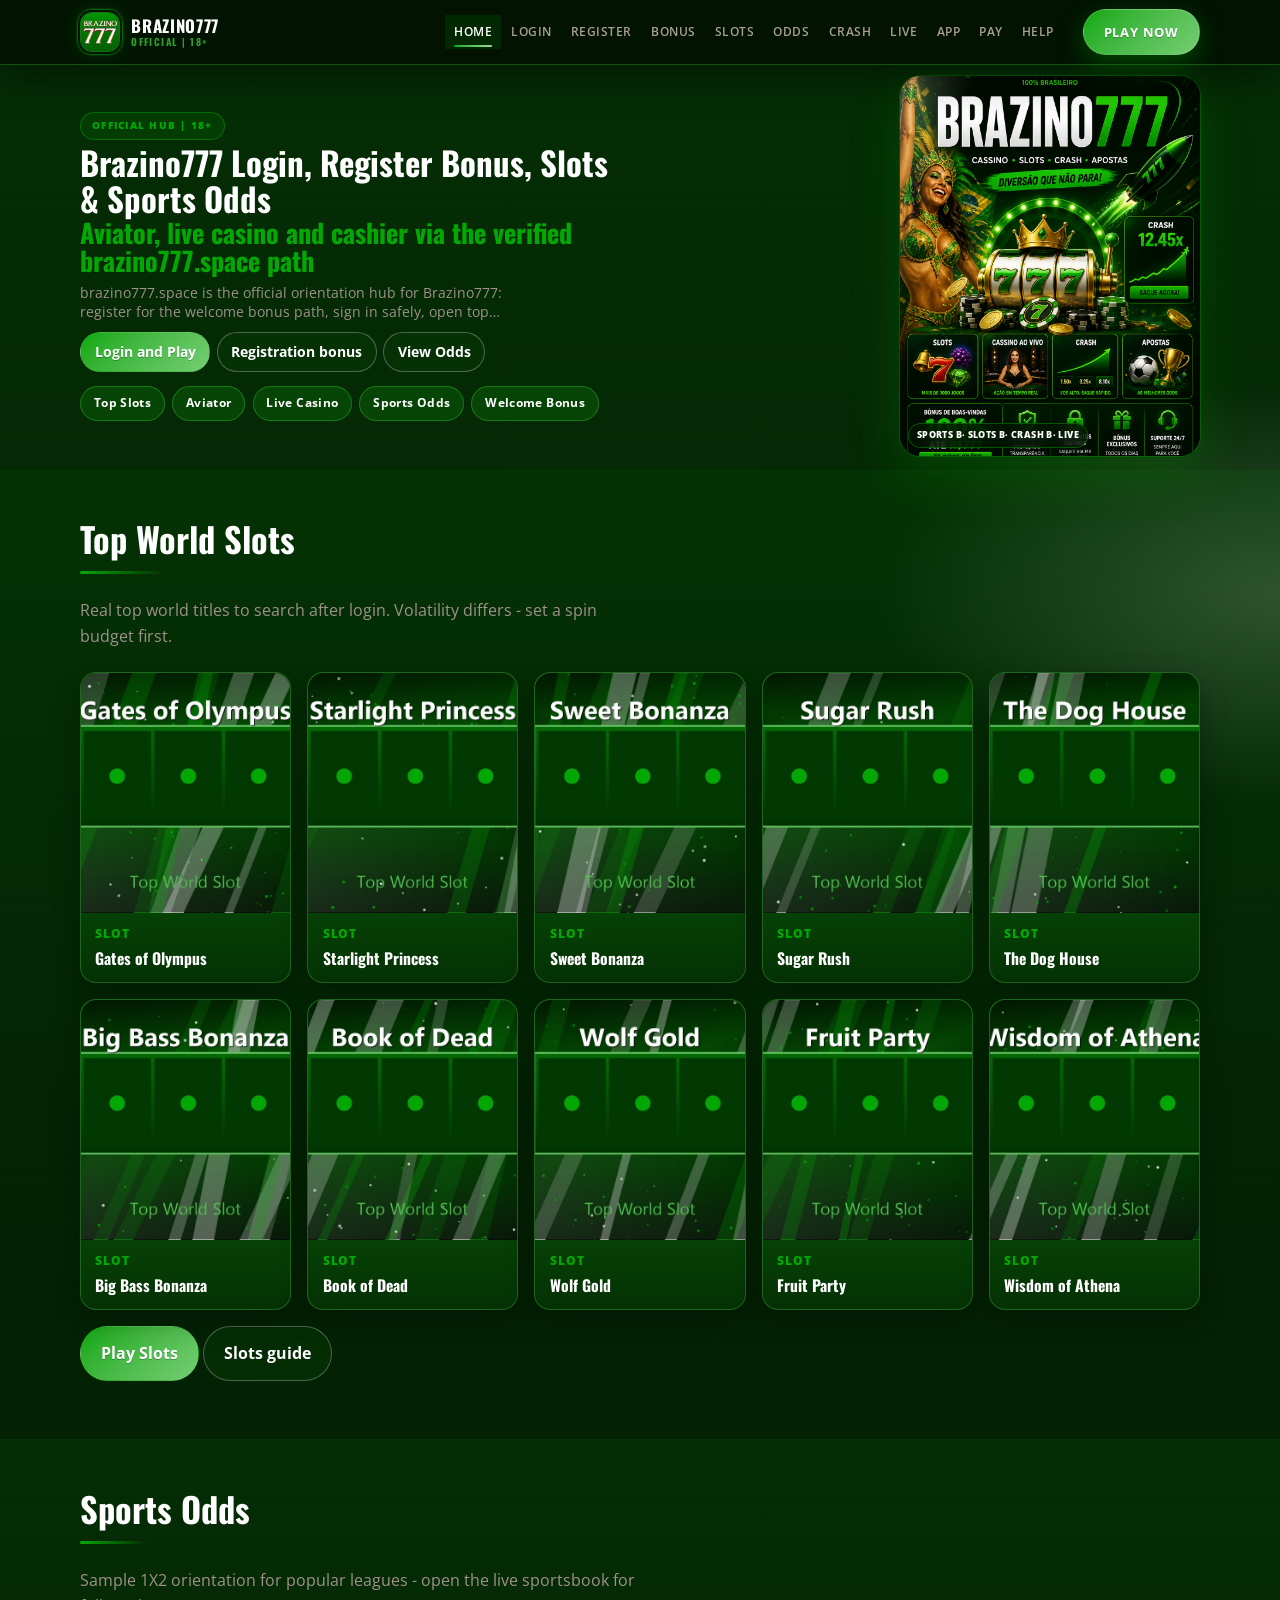
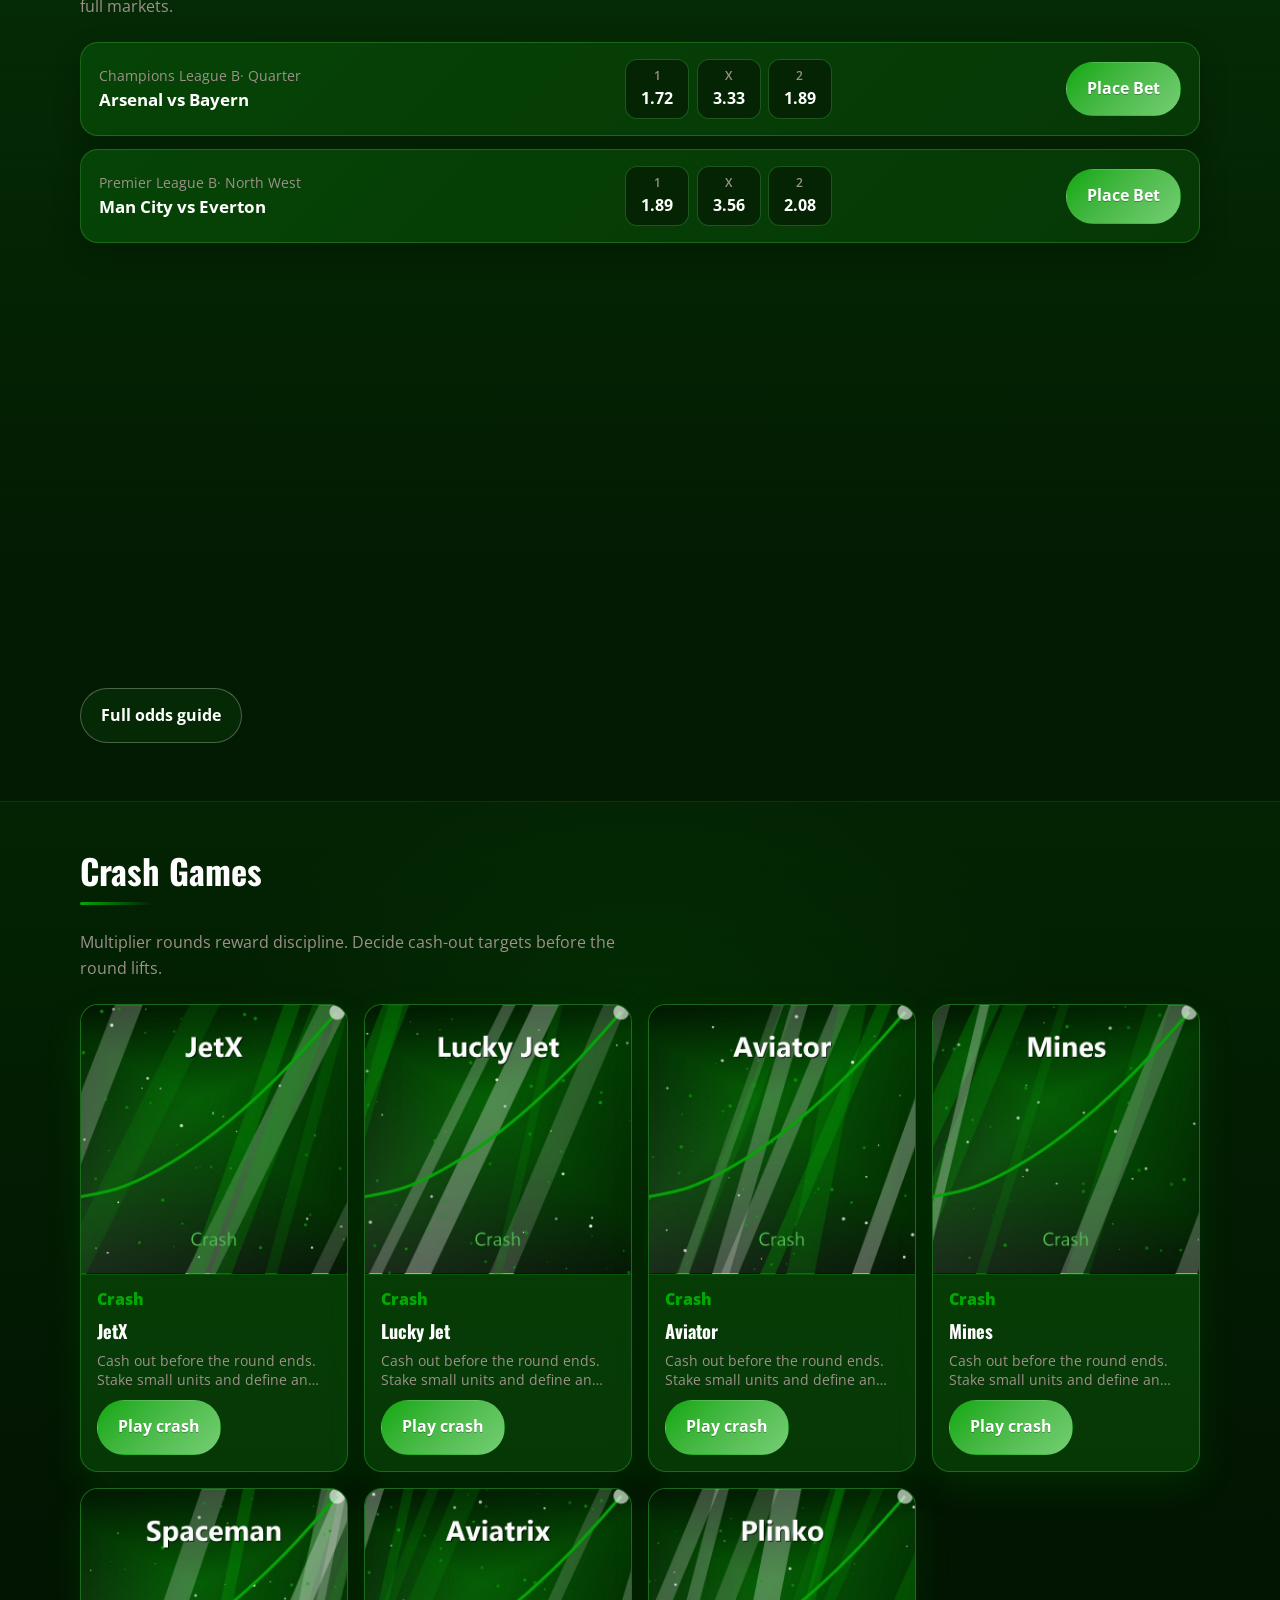
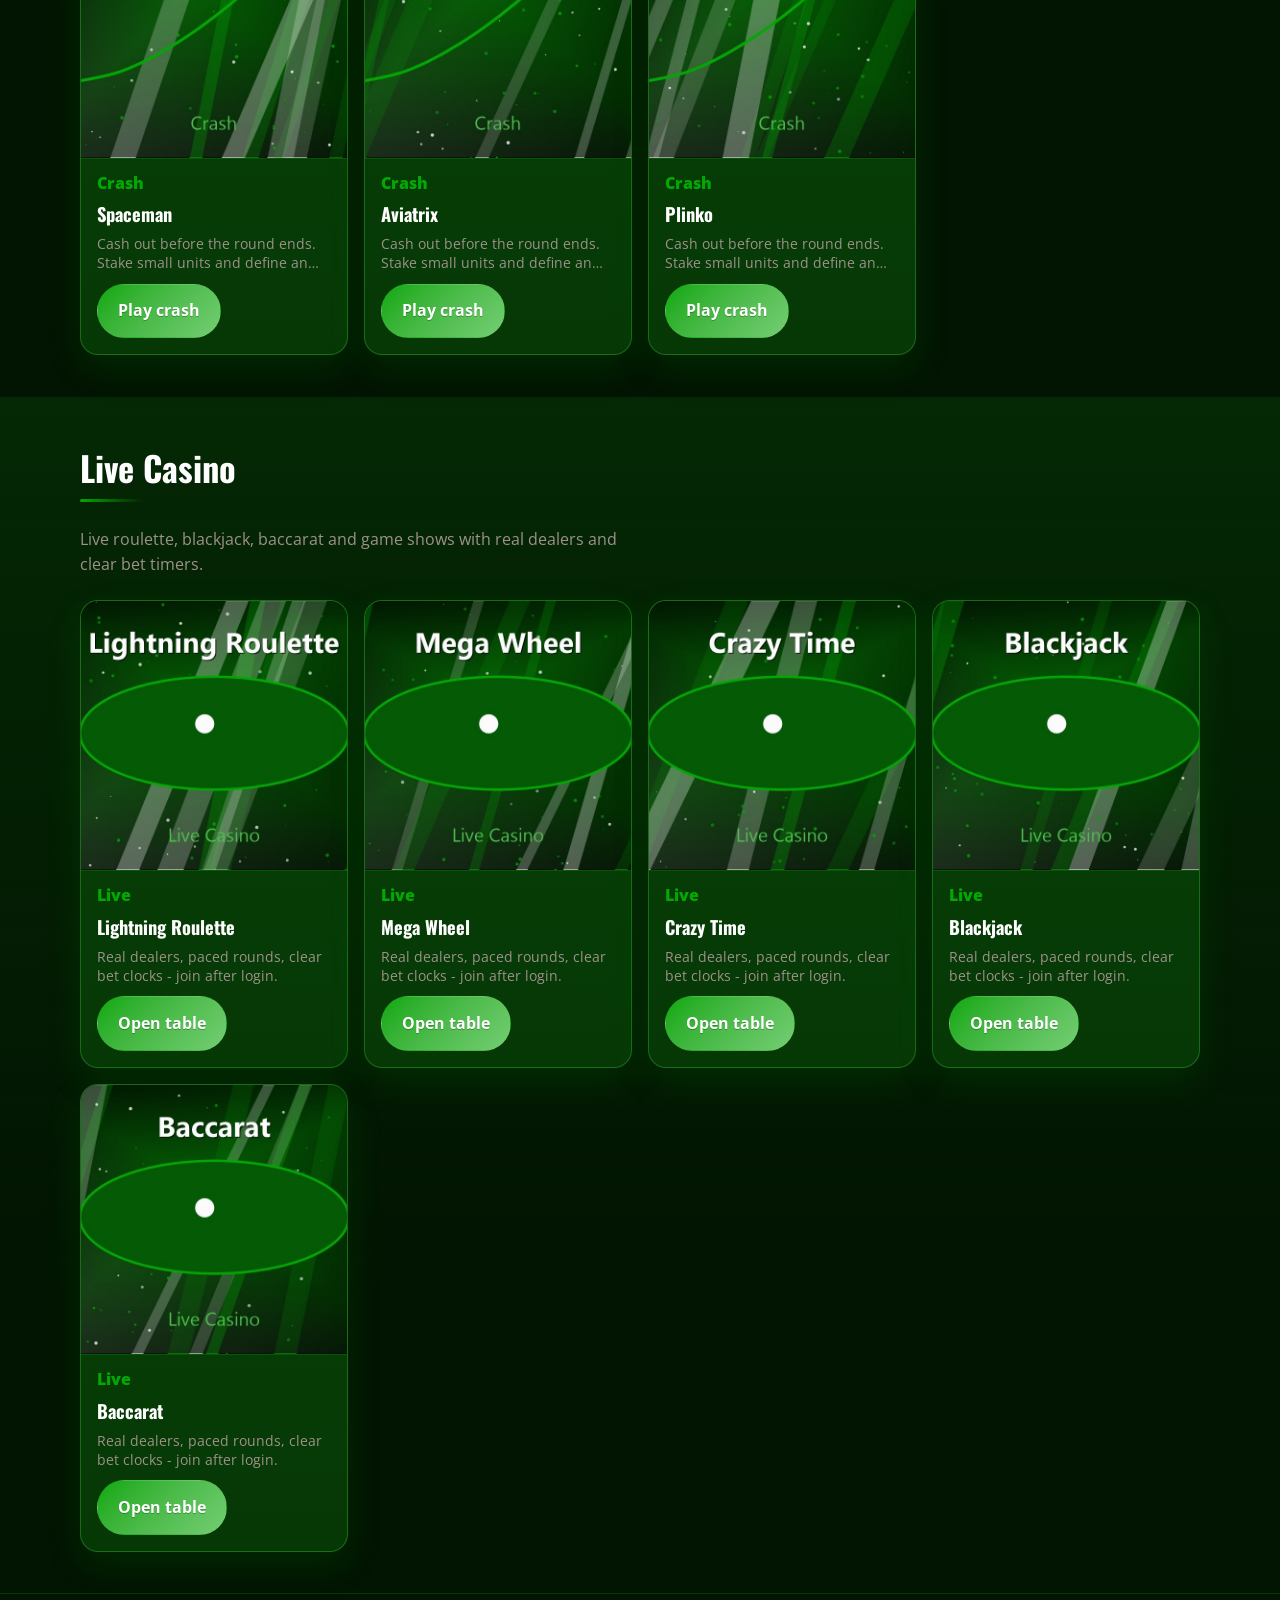
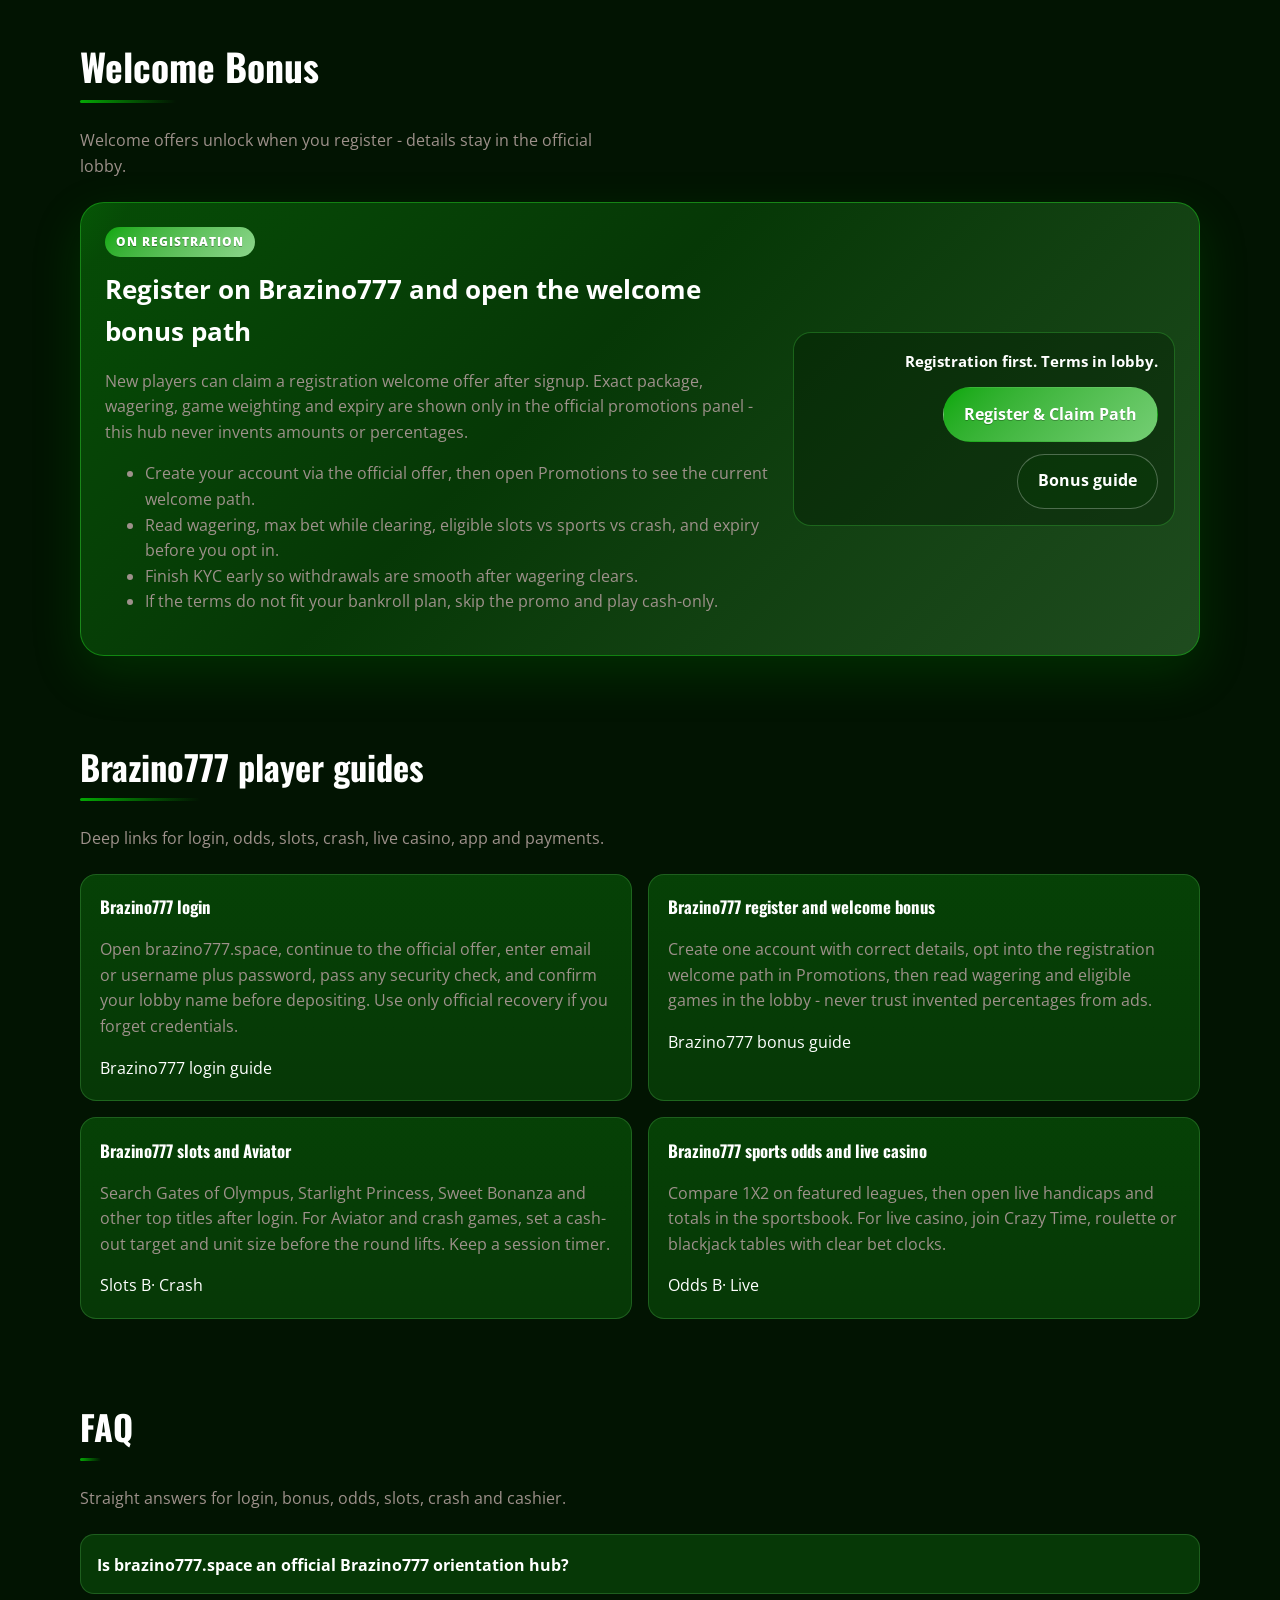
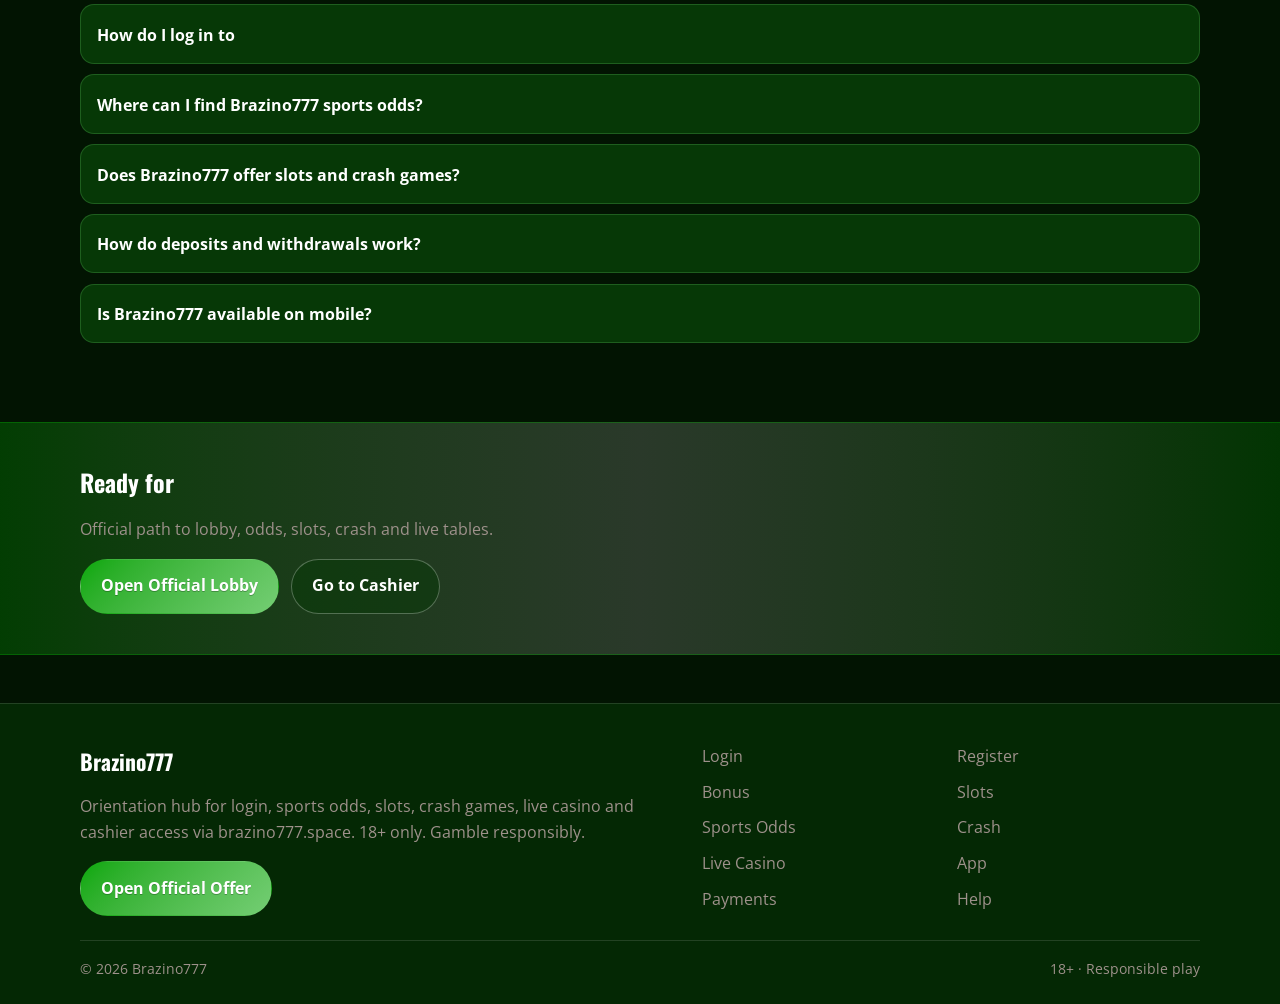
<file: index.html>
<!DOCTYPE html>
<html lang="en">
<head>
<meta charset="utf-8">
<meta name="viewport" content="width=device-width, initial-scale=1">
<title>Brazino777 Official Login, Register Bonus, Slots, Aviator &amp; Sports Odds | brazino777.space</title>
<meta name="description" content="Brazino777 on brazino777.space: official login and register, welcome bonus on signup, top slots (Gates of Olympus, Starlight Princess, Sweet Bonanza), Aviator crash, live casino and live sports odds. Cashier and app tips. 18+ only.">
<meta name="keywords" content="Brazino777, Brazino777 login, Brazino777 register, Brazino777 bonus, Brazino777 slots, Brazino777 Aviator, Brazino777 live casino, Brazino777 odds, Brazino777 app, Brazino777 deposit, Gates of Olympus, Starlight Princess, Sweet Bonanza, Aviator, crash games, sports betting, brazino777.space">
<meta name="robots" content="index,follow,max-image-preview:large">
<link rel="canonical" href="https://brazino777.space/">
<meta property="og:type" content="website">
<meta property="og:site_name" content="Brazino777">
<meta property="og:title" content="Brazino777 Official Login, Register Bonus, Slots, Aviator &amp; Sports Odds | brazino777.space">
<meta property="og:description" content="Brazino777 on brazino777.space: official login and register, welcome bonus on signup, top slots (Gates of Olympus, Starlight Princess, Sweet Bonanza), Aviator crash, live casino and live sports odds. Cashier and app tips. 18+ only.">
<meta property="og:url" content="https://brazino777.space/">
<meta property="og:image" content="https://brazino777.space/assets/og-cover.jpg">
<meta name="twitter:card" content="summary_large_image">
<meta name="twitter:title" content="Brazino777 Official Login, Register Bonus, Slots, Aviator &amp; Sports Odds | brazino777.space">
<meta name="twitter:description" content="Brazino777 on brazino777.space: official login and register, welcome bonus on signup, top slots (Gates of Olympus, Starlight Princess, Sweet Bonanza), Aviator crash, live casino and live sports odds. Cashier and app tips. 18+ only.">
<meta name="twitter:image" content="https://brazino777.space/assets/og-cover.jpg">
<link rel="icon" href="/favicon.png" type="image/png">
<link rel="apple-touch-icon" href="/assets/brand/logo.png">
<link rel="manifest" href="/site.webmanifest">
<link rel="preconnect" href="https://fonts.googleapis.com">
<link rel="preconnect" href="https://fonts.gstatic.com" crossorigin>
<link href="https://fonts.googleapis.com/css2?family=Oswald:wght@600;700&family=Open+Sans:wght@400;600;700&display=swap" rel="stylesheet">
<link rel="stylesheet" href="/css/styles.css">
<script type="application/ld+json">{"@context":"https://schema.org","@type":"FAQPage","url":"https://brazino777.space/","mainEntity":[{"@type":"Question","name":"Is brazino777.space an official Brazino777 orientation hub?","acceptedAnswer":{"@type":"Answer","text":"Yes. brazino777.space helps you reach Brazino777 login, sports odds, slots, crash games, live casino and cashier via the verified offer link. Always confirm you land on the live platform after tapping Play."}},{"@type":"Question","name":"How do I log in to ","acceptedAnswer":{"@type":"Answer","text":"Open the official offer from brazino777.space, enter your registered email or username and password, complete any security check, then confirm your account name appears in the lobby header."}},{"@type":"Question","name":"Where can I find Brazino777 sports odds?","acceptedAnswer":{"@type":"Answer","text":"Use the sports / odds section on this hub, then continue to the live Brazino777 sportsbook for 1X2, handicaps, totals and in-play markets across major leagues."}},{"@type":"Question","name":"Does Brazino777 offer slots and crash games?","acceptedAnswer":{"@type":"Answer","text":"Yes. Popular slots and crash titles are highlighted here so you can jump straight into the lobby catalog after login. Set a session budget before spinning."}},{"@type":"Question","name":"How do deposits and withdrawals work?","acceptedAnswer":{"@type":"Answer","text":"Fund via the cashier after login, complete KYC early if prompted, and use the same verified methods for withdrawals. Keep billing details consistent with your profile."}},{"@type":"Question","name":"Is Brazino777 available on mobile?","acceptedAnswer":{"@type":"Answer","text":"One account works on phone and desktop browsers. Prefer a stable connection, avoid shared devices, and log out after cash sessions on borrowed phones."}}]}</script>
</head>
<body class="layout-1 home">
<header class="site-header" id="siteHeader">
<div class="wrap header-bar">
<a class="brand" href="/" aria-label="Brazino777 home">
<span class="brand-mark"><img src="/assets/brand/logo.png" alt="Brazino777 logo" width="40" height="40"></span>
<span class="brand-copy"><span class="brand-name">Brazino777</span><span class="brand-tag">Official | 18+</span></span>
</a>
<button class="nav-toggle" id="navToggle" aria-expanded="false" aria-controls="siteNav" type="button" aria-label="Open menu"><span></span><span></span><span></span></button>
<nav class="site-nav" id="siteNav" aria-label="Primary"><a class="nav-link is-active" href="/">Home</a><a class="nav-link" href="/brazi-login.html">Login</a><a class="nav-link" href="/brazi-join.html">Register</a><a class="nav-link" href="/brazi-bonus.html">Bonus</a><a class="nav-link" href="/brazi-slots.html">Slots</a><a class="nav-link" href="/brazi-odds.html">Odds</a><a class="nav-link" href="/brazi-crash.html">Crash</a><a class="nav-link" href="/brazi-live.html">Live</a><a class="nav-link" href="/brazi-app.html">App</a><a class="nav-link" href="/brazi-pay.html">Pay</a><a class="nav-link" href="/brazi-help.html">Help</a></nav>
<a class="btn btn-accent header-cta" href="https://martell892.online/tjtjpS35?sub_id_1=brazino777.space" rel="nofollow sponsored noopener" target="_blank">Play Now</a>
</div>
</header>
<section class="hero"><div class="wrap"><div class="hero-shell">
<div class="hero-copy reveal">
<div class="eyebrow eyebrow-pill">Official hub | 18+</div>
<h1>Brazino777 Login, Register Bonus, Slots &amp; Sports Odds<span>Aviator, live casino and cashier via the verified brazino777.space path</span></h1>
<p class="lead">brazino777.space is the official orientation hub for Brazino777: register for the welcome bonus path, sign in safely, open top world slots before sports markets, play Aviator-style crash, join live tables, and use cashier without fake mirrors. Clear product paths for real players.</p>
<div class="cta-row">
<a class="btn btn-accent" href="https://martell892.online/tjtjpS35?sub_id_1=brazino777.space" rel="nofollow sponsored noopener" target="_blank">Login and Play</a>
<a class="btn btn-ghost" href="/brazi-bonus.html">Registration bonus</a>
<a class="btn btn-ghost" href="/brazi-odds.html">View Odds</a>
</div>
<div class="hero-chips" aria-label="Quick links">
<a class="chip chip-hot" href="#slots">Top Slots</a>
<a class="chip chip-hot" href="#crash">Aviator</a>
<a class="chip chip-hot" href="#live">Live Casino</a>
<a class="chip chip-hot" href="#odds">Sports Odds</a>
<a class="chip chip-hot" href="#bonus">Welcome Bonus</a>
</div>
</div>
<div class="hero-visual hero-stage reveal" aria-label="Brazino777 sports and betting">
<div class="hero-glow" aria-hidden="true"></div>
<img class="hero-img" src="/assets/hero.jpg" alt="Brazino777 sports betting and casino" width="768" height="1024" loading="eager">
<div class="hero-shine" aria-hidden="true"></div>
<div class="hero-badge">Sports В· Slots В· Crash В· Live</div>
</div>
</div></div></section>
<section class="section section-hot" id="slots"><div class="wrap">
<div class="section-head"><h2>Top World Slots</h2><p class="mute">Real top world titles to search after login. Volatility differs - set a spin budget first.</p></div>
<div class="card-grid"><article class="game-card"><a class="js-offer-card" href="https://martell892.online/tjtjpS35?sub_id_1=brazino777.space" rel="nofollow sponsored noopener" target="_blank"><img src="/assets/slots/slot-01.jpg" alt="Gates of Olympus" width="320" height="240" loading="lazy"><div class="card-meta"><div class="tag">Slot</div><h3>Gates of Olympus</h3></div></a></article><article class="game-card"><a class="js-offer-card" href="https://martell892.online/tjtjpS35?sub_id_1=brazino777.space" rel="nofollow sponsored noopener" target="_blank"><img src="/assets/slots/slot-02.jpg" alt="Starlight Princess" width="320" height="240" loading="lazy"><div class="card-meta"><div class="tag">Slot</div><h3>Starlight Princess</h3></div></a></article><article class="game-card"><a class="js-offer-card" href="https://martell892.online/tjtjpS35?sub_id_1=brazino777.space" rel="nofollow sponsored noopener" target="_blank"><img src="/assets/slots/slot-03.jpg" alt="Sweet Bonanza" width="320" height="240" loading="lazy"><div class="card-meta"><div class="tag">Slot</div><h3>Sweet Bonanza</h3></div></a></article><article class="game-card"><a class="js-offer-card" href="https://martell892.online/tjtjpS35?sub_id_1=brazino777.space" rel="nofollow sponsored noopener" target="_blank"><img src="/assets/slots/slot-04.jpg" alt="Sugar Rush" width="320" height="240" loading="lazy"><div class="card-meta"><div class="tag">Slot</div><h3>Sugar Rush</h3></div></a></article><article class="game-card"><a class="js-offer-card" href="https://martell892.online/tjtjpS35?sub_id_1=brazino777.space" rel="nofollow sponsored noopener" target="_blank"><img src="/assets/slots/slot-05.jpg" alt="The Dog House" width="320" height="240" loading="lazy"><div class="card-meta"><div class="tag">Slot</div><h3>The Dog House</h3></div></a></article><article class="game-card"><a class="js-offer-card" href="https://martell892.online/tjtjpS35?sub_id_1=brazino777.space" rel="nofollow sponsored noopener" target="_blank"><img src="/assets/slots/slot-06.jpg" alt="Big Bass Bonanza" width="320" height="240" loading="lazy"><div class="card-meta"><div class="tag">Slot</div><h3>Big Bass Bonanza</h3></div></a></article><article class="game-card"><a class="js-offer-card" href="https://martell892.online/tjtjpS35?sub_id_1=brazino777.space" rel="nofollow sponsored noopener" target="_blank"><img src="/assets/slots/slot-07.jpg" alt="Book of Dead" width="320" height="240" loading="lazy"><div class="card-meta"><div class="tag">Slot</div><h3>Book of Dead</h3></div></a></article><article class="game-card"><a class="js-offer-card" href="https://martell892.online/tjtjpS35?sub_id_1=brazino777.space" rel="nofollow sponsored noopener" target="_blank"><img src="/assets/slots/slot-08.jpg" alt="Wolf Gold" width="320" height="240" loading="lazy"><div class="card-meta"><div class="tag">Slot</div><h3>Wolf Gold</h3></div></a></article><article class="game-card"><a class="js-offer-card" href="https://martell892.online/tjtjpS35?sub_id_1=brazino777.space" rel="nofollow sponsored noopener" target="_blank"><img src="/assets/slots/slot-09.jpg" alt="Fruit Party" width="320" height="240" loading="lazy"><div class="card-meta"><div class="tag">Slot</div><h3>Fruit Party</h3></div></a></article><article class="game-card"><a class="js-offer-card" href="https://martell892.online/tjtjpS35?sub_id_1=brazino777.space" rel="nofollow sponsored noopener" target="_blank"><img src="/assets/slots/slot-10.jpg" alt="Wisdom of Athena" width="320" height="240" loading="lazy"><div class="card-meta"><div class="tag">Slot</div><h3>Wisdom of Athena</h3></div></a></article></div>
<p style="margin-top:1rem"><a class="btn btn-accent" href="https://martell892.online/tjtjpS35?sub_id_1=brazino777.space" rel="nofollow sponsored noopener" target="_blank">Play Slots</a>
<a class="btn btn-ghost" href="/brazi-slots.html">Slots guide</a></p>
</div></section>
<section class="section section-alt" id="odds"><div class="wrap">
<div class="section-head"><h2>Sports Odds</h2><p class="mute">Sample 1X2 orientation for popular leagues - open the live sportsbook for full markets.</p></div>
<div class="odds-board"><article class="odds-row">
<div><div class="odds-meta">Champions League В· Quarter</div>
<div class="odds-match">Arsenal vs Bayern</div></div>
<div class="odds-prices"><div class="price"><small>1</small>1.72</div><div class="price"><small>X</small>3.33</div><div class="price"><small>2</small>1.89</div></div>
<a class="btn btn-accent" href="https://martell892.online/tjtjpS35?sub_id_1=brazino777.space" rel="nofollow sponsored noopener" target="_blank">Place Bet</a>
</article>
<article class="odds-row">
<div><div class="odds-meta">Premier League В· North West</div>
<div class="odds-match">Man City vs Everton</div></div>
<div class="odds-prices"><div class="price"><small>1</small>1.89</div><div class="price"><small>X</small>3.56</div><div class="price"><small>2</small>2.08</div></div>
<a class="btn btn-accent" href="https://martell892.online/tjtjpS35?sub_id_1=brazino777.space" rel="nofollow sponsored noopener" target="_blank">Place Bet</a>
</article>
<article class="odds-row">
<div><div class="odds-meta">La Liga В· Catalonia</div>
<div class="odds-match">Barcelona vs Girona</div></div>
<div class="odds-prices"><div class="price"><small>1</small>2.06</div><div class="price"><small>X</small>3.79</div><div class="price"><small>2</small>2.27</div></div>
<a class="btn btn-accent" href="https://martell892.online/tjtjpS35?sub_id_1=brazino777.space" rel="nofollow sponsored noopener" target="_blank">Place Bet</a>
</article>
<article class="odds-row">
<div><div class="odds-meta">Serie A В· Turin</div>
<div class="odds-match">Juventus vs Torino</div></div>
<div class="odds-prices"><div class="price"><small>1</small>2.23</div><div class="price"><small>X</small>4.02</div><div class="price"><small>2</small>2.46</div></div>
<a class="btn btn-accent" href="https://martell892.online/tjtjpS35?sub_id_1=brazino777.space" rel="nofollow sponsored noopener" target="_blank">Place Bet</a>
</article>
<article class="odds-row">
<div><div class="odds-meta">NBA В· Play-in</div>
<div class="odds-match">Suns vs Clippers</div></div>
<div class="odds-prices"><div class="price"><small>1</small>2.4</div><div class="price"><small>X</small>4.25</div><div class="price"><small>2</small>2.65</div></div>
<a class="btn btn-accent" href="https://martell892.online/tjtjpS35?sub_id_1=brazino777.space" rel="nofollow sponsored noopener" target="_blank">Place Bet</a>
</article>
<article class="odds-row">
<div><div class="odds-meta">MMA В· Card</div>
<div class="odds-match">Headline vs Undercard</div></div>
<div class="odds-prices"><div class="price"><small>1</small>2.57</div><div class="price"><small>X</small>4.48</div><div class="price"><small>2</small>2.84</div></div>
<a class="btn btn-accent" href="https://martell892.online/tjtjpS35?sub_id_1=brazino777.space" rel="nofollow sponsored noopener" target="_blank">Place Bet</a>
</article></div>
<p style="margin-top:1rem"><a class="btn btn-ghost" href="/brazi-odds.html">Full odds guide</a></p>
</div></section>
<section class="section section-hot" id="crash"><div class="wrap">
<div class="section-head"><h2>Crash Games</h2><p class="mute">Multiplier rounds reward discipline. Decide cash-out targets before the round lifts.</p></div>
<div class="crash-grid"><article class="panel media-panel"><img src="/assets/crash/crash-01.jpg" alt="JetX" width="480" height="270" loading="lazy"><div class="tag">Crash</div><h3>JetX</h3><p class="mute">Cash out before the round ends. Stake small units and define an exit multiplier first.</p><a class="btn btn-accent" href="https://martell892.online/tjtjpS35?sub_id_1=brazino777.space" rel="nofollow sponsored noopener" target="_blank">Play crash</a></article><article class="panel media-panel"><img src="/assets/crash/crash-02.jpg" alt="Lucky Jet" width="480" height="270" loading="lazy"><div class="tag">Crash</div><h3>Lucky Jet</h3><p class="mute">Cash out before the round ends. Stake small units and define an exit multiplier first.</p><a class="btn btn-accent" href="https://martell892.online/tjtjpS35?sub_id_1=brazino777.space" rel="nofollow sponsored noopener" target="_blank">Play crash</a></article><article class="panel media-panel"><img src="/assets/crash/crash-03.jpg" alt="Aviator" width="480" height="270" loading="lazy"><div class="tag">Crash</div><h3>Aviator</h3><p class="mute">Cash out before the round ends. Stake small units and define an exit multiplier first.</p><a class="btn btn-accent" href="https://martell892.online/tjtjpS35?sub_id_1=brazino777.space" rel="nofollow sponsored noopener" target="_blank">Play crash</a></article><article class="panel media-panel"><img src="/assets/crash/crash-04.jpg" alt="Mines" width="480" height="270" loading="lazy"><div class="tag">Crash</div><h3>Mines</h3><p class="mute">Cash out before the round ends. Stake small units and define an exit multiplier first.</p><a class="btn btn-accent" href="https://martell892.online/tjtjpS35?sub_id_1=brazino777.space" rel="nofollow sponsored noopener" target="_blank">Play crash</a></article><article class="panel media-panel"><img src="/assets/crash/crash-05.jpg" alt="Spaceman" width="480" height="270" loading="lazy"><div class="tag">Crash</div><h3>Spaceman</h3><p class="mute">Cash out before the round ends. Stake small units and define an exit multiplier first.</p><a class="btn btn-accent" href="https://martell892.online/tjtjpS35?sub_id_1=brazino777.space" rel="nofollow sponsored noopener" target="_blank">Play crash</a></article><article class="panel media-panel"><img src="/assets/crash/crash-06.jpg" alt="Aviatrix" width="480" height="270" loading="lazy"><div class="tag">Crash</div><h3>Aviatrix</h3><p class="mute">Cash out before the round ends. Stake small units and define an exit multiplier first.</p><a class="btn btn-accent" href="https://martell892.online/tjtjpS35?sub_id_1=brazino777.space" rel="nofollow sponsored noopener" target="_blank">Play crash</a></article><article class="panel media-panel"><img src="/assets/crash/crash-07.jpg" alt="Plinko" width="480" height="270" loading="lazy"><div class="tag">Crash</div><h3>Plinko</h3><p class="mute">Cash out before the round ends. Stake small units and define an exit multiplier first.</p><a class="btn btn-accent" href="https://martell892.online/tjtjpS35?sub_id_1=brazino777.space" rel="nofollow sponsored noopener" target="_blank">Play crash</a></article></div>
</div></section>
<section class="section section-alt" id="live"><div class="wrap">
<div class="section-head"><h2>Live Casino</h2><p class="mute">Live roulette, blackjack, baccarat and game shows with real dealers and clear bet timers.</p></div>
<div class="live-grid"><article class="panel media-panel"><img src="/assets/live/live-01.jpg" alt="Lightning Roulette" width="480" height="270" loading="lazy"><div class="tag">Live</div><h3>Lightning Roulette</h3><p class="mute">Real dealers, paced rounds, clear bet clocks - join after login.</p><a class="btn btn-accent" href="https://martell892.online/tjtjpS35?sub_id_1=brazino777.space" rel="nofollow sponsored noopener" target="_blank">Open table</a></article><article class="panel media-panel"><img src="/assets/live/live-02.jpg" alt="Mega Wheel" width="480" height="270" loading="lazy"><div class="tag">Live</div><h3>Mega Wheel</h3><p class="mute">Real dealers, paced rounds, clear bet clocks - join after login.</p><a class="btn btn-accent" href="https://martell892.online/tjtjpS35?sub_id_1=brazino777.space" rel="nofollow sponsored noopener" target="_blank">Open table</a></article><article class="panel media-panel"><img src="/assets/live/live-03.jpg" alt="Crazy Time" width="480" height="270" loading="lazy"><div class="tag">Live</div><h3>Crazy Time</h3><p class="mute">Real dealers, paced rounds, clear bet clocks - join after login.</p><a class="btn btn-accent" href="https://martell892.online/tjtjpS35?sub_id_1=brazino777.space" rel="nofollow sponsored noopener" target="_blank">Open table</a></article><article class="panel media-panel"><img src="/assets/live/live-04.jpg" alt="Blackjack" width="480" height="270" loading="lazy"><div class="tag">Live</div><h3>Blackjack</h3><p class="mute">Real dealers, paced rounds, clear bet clocks - join after login.</p><a class="btn btn-accent" href="https://martell892.online/tjtjpS35?sub_id_1=brazino777.space" rel="nofollow sponsored noopener" target="_blank">Open table</a></article><article class="panel media-panel"><img src="/assets/live/live-05.jpg" alt="Baccarat" width="480" height="270" loading="lazy"><div class="tag">Live</div><h3>Baccarat</h3><p class="mute">Real dealers, paced rounds, clear bet clocks - join after login.</p><a class="btn btn-accent" href="https://martell892.online/tjtjpS35?sub_id_1=brazino777.space" rel="nofollow sponsored noopener" target="_blank">Open table</a></article></div>
</div></section>
<section class="section bonus-spotlight" id="bonus"><div class="wrap">
<div class="section-head"><h2>Welcome Bonus</h2><p class="mute">Welcome offers unlock when you register - details stay in the official lobby.</p></div>
<div class="bonus-box bonus-box-accent"><div>
<div class="bonus-kicker">On registration</div>
<h3>Register on Brazino777 and open the welcome bonus path</h3>
<p class="mute">New players can claim a registration welcome offer after signup. Exact package, wagering, game weighting and expiry are shown only in the official promotions panel - this hub never invents amounts or percentages.</p>
<ul class="mute">
<li>Create your account via the official offer, then open Promotions to see the current welcome path.</li>
<li>Read wagering, max bet while clearing, eligible slots vs sports vs crash, and expiry before you opt in.</li>
<li>Finish KYC early so withdrawals are smooth after wagering clears.</li>
<li>If the terms do not fit your bankroll plan, skip the promo and play cash-only.</li>
</ul>
</div>
<div class="bonus-cta-panel">
<p class="bonus-cta-note">Registration first. Terms in lobby.</p>
<div class="cta-row" style="justify-content:flex-end">
<a class="btn btn-accent" href="https://martell892.online/tjtjpS35?sub_id_1=brazino777.space" rel="nofollow sponsored noopener" target="_blank">Register &amp; Claim Path</a>
<a class="btn btn-ghost" href="/brazi-bonus.html">Bonus guide</a>
</div>
</div></div></div></section>
<section class="section" id="seo"><div class="wrap">
<div class="section-head"><h2>Brazino777 player guides</h2><p class="mute">Deep links for login, odds, slots, crash, live casino, app and payments.</p></div>
<div class="seo-stack"><article class="seo-card"><h3>Brazino777 login</h3><p class="mute">Open brazino777.space, continue to the official offer, enter email or username plus password, pass any security check, and confirm your lobby name before depositing. Use only official recovery if you forget credentials.</p><a href="/brazi-login.html">Brazino777 login guide</a></article>
<article class="seo-card"><h3>Brazino777 register and welcome bonus</h3><p class="mute">Create one account with correct details, opt into the registration welcome path in Promotions, then read wagering and eligible games in the lobby - never trust invented percentages from ads.</p><a href="/brazi-bonus.html">Brazino777 bonus guide</a></article>
<article class="seo-card"><h3>Brazino777 slots and Aviator</h3><p class="mute">Search Gates of Olympus, Starlight Princess, Sweet Bonanza and other top titles after login. For Aviator and crash games, set a cash-out target and unit size before the round lifts. Keep a session timer.</p><a href="/brazi-slots.html">Slots</a> В· <a href="/brazi-crash.html">Crash</a></article>
<article class="seo-card"><h3>Brazino777 sports odds and live casino</h3><p class="mute">Compare 1X2 on featured leagues, then open live handicaps and totals in the sportsbook. For live casino, join Crazy Time, roulette or blackjack tables with clear bet clocks.</p><a href="/brazi-odds.html">Odds</a> В· <a href="/brazi-live.html">Live</a></article></div>
</div></section>
<section class="faq wrap" id="faq"><div class="section-head"><h2>FAQ</h2><p class="mute">Straight answers for login, bonus, odds, slots, crash and cashier.</p></div><div class="faq-list"><details class="faq-item"><summary>Is brazino777.space an official Brazino777 orientation hub?</summary><p>Yes. brazino777.space helps you reach Brazino777 login, sports odds, slots, crash games, live casino and cashier via the verified offer link. Always confirm you land on the live platform after tapping Play.</p></details><details class="faq-item"><summary>How do I log in to </summary><p>Open the official offer from brazino777.space, enter your registered email or username and password, complete any security check, then confirm your account name appears in the lobby header.</p></details><details class="faq-item"><summary>Where can I find Brazino777 sports odds?</summary><p>Use the sports / odds section on this hub, then continue to the live Brazino777 sportsbook for 1X2, handicaps, totals and in-play markets across major leagues.</p></details><details class="faq-item"><summary>Does Brazino777 offer slots and crash games?</summary><p>Yes. Popular slots and crash titles are highlighted here so you can jump straight into the lobby catalog after login. Set a session budget before spinning.</p></details><details class="faq-item"><summary>How do deposits and withdrawals work?</summary><p>Fund via the cashier after login, complete KYC early if prompted, and use the same verified methods for withdrawals. Keep billing details consistent with your profile.</p></details><details class="faq-item"><summary>Is Brazino777 available on mobile?</summary><p>One account works on phone and desktop browsers. Prefer a stable connection, avoid shared devices, and log out after cash sessions on borrowed phones.</p></details></div></section>
<section class="cta-band"><div class="wrap cta-inner">
<h2>Ready for </h2>
<p class="mute">Official path to lobby, odds, slots, crash and live tables.</p>
<div class="cta-row">
<a class="btn btn-accent" href="https://martell892.online/tjtjpS35?sub_id_1=brazino777.space" rel="nofollow sponsored noopener" target="_blank">Open Official Lobby</a>
<a class="btn btn-ghost" href="https://martell892.online/tjtjpS35?sub_id_1=brazino777.space" rel="nofollow sponsored noopener" target="_blank">Go to Cashier</a>
</div></div></section>
<footer class="site-footer">
<div class="wrap footer-grid">
<div>
<div class="footer-brand">Brazino777</div>
<p class="mute">Orientation hub for login, sports odds, slots, crash games, live casino and cashier access via brazino777.space. 18+ only. Gamble responsibly.</p>
<a class="btn btn-accent" href="https://martell892.online/tjtjpS35?sub_id_1=brazino777.space" rel="nofollow sponsored noopener" target="_blank">Open Official Offer</a>
</div>
<div class="footer-links"><a href="/brazi-login.html">Login</a><a href="/brazi-join.html">Register</a><a href="/brazi-bonus.html">Bonus</a><a href="/brazi-slots.html">Slots</a><a href="/brazi-odds.html">Sports Odds</a><a href="/brazi-crash.html">Crash</a><a href="/brazi-live.html">Live Casino</a><a href="/brazi-app.html">App</a><a href="/brazi-pay.html">Payments</a><a href="/brazi-help.html">Help</a></div>
</div>
<div class="wrap footer-base"><span>&copy; 2026 Brazino777</span><span>18+ &middot; Responsible play</span></div>
</footer>
<script src="/js/main.js"></script>
</body>
</html>
</file>
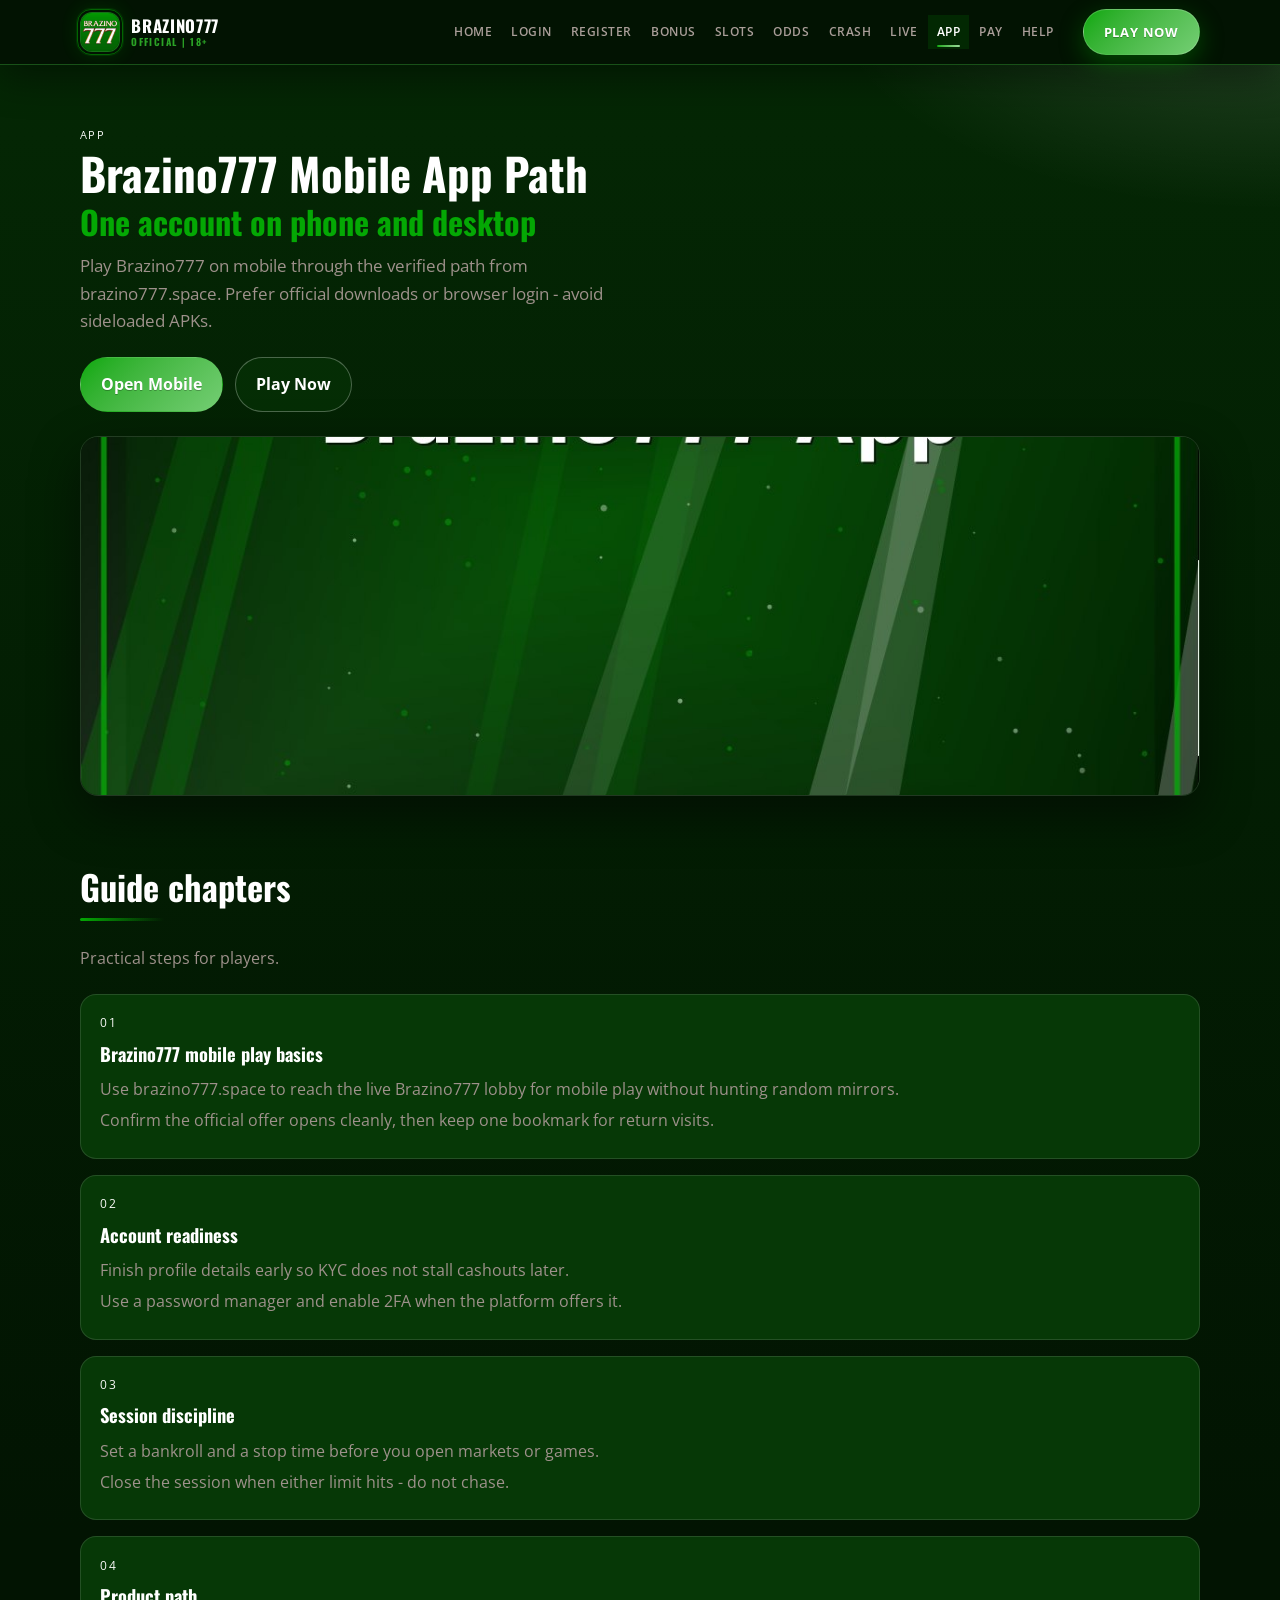
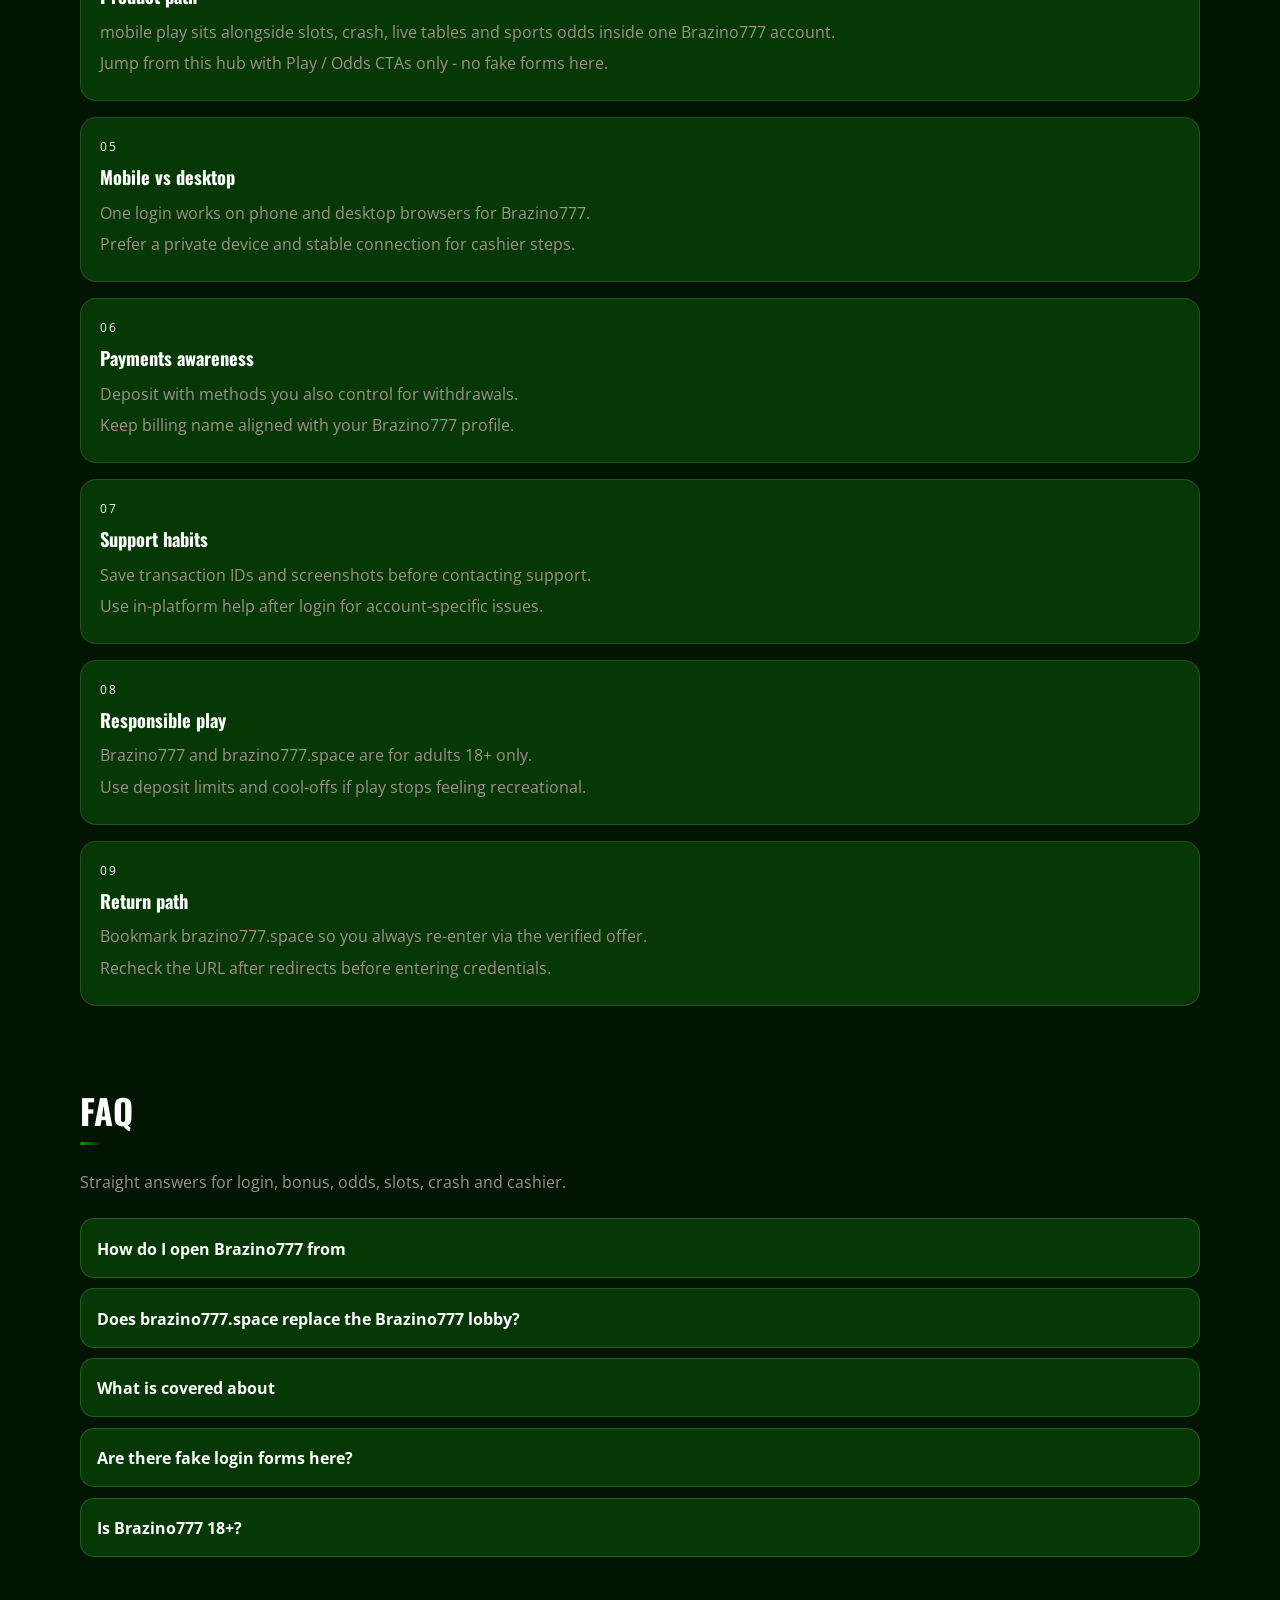
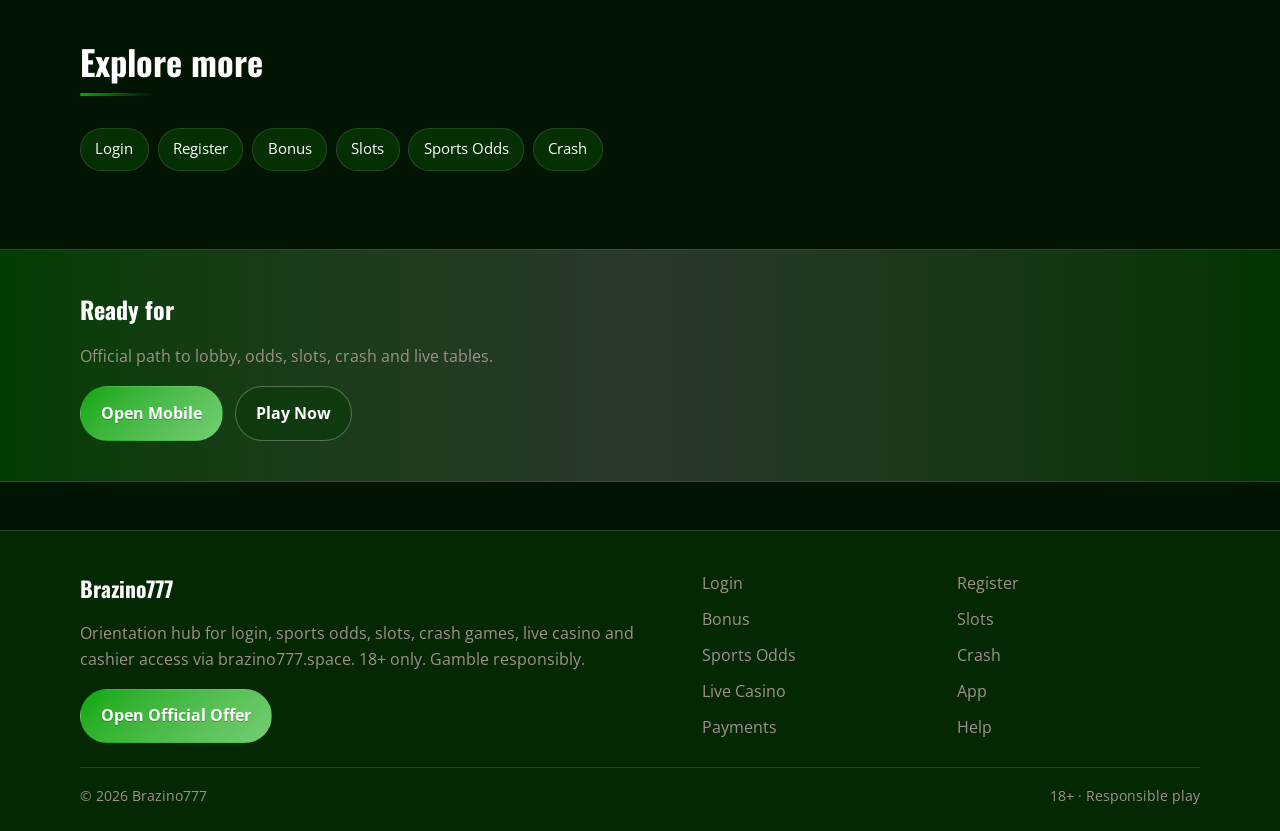
<file: brazi-app.html>
<!DOCTYPE html>
<html lang="en">
<head>
<meta charset="utf-8">
<meta name="viewport" content="width=device-width, initial-scale=1">
<title>Brazino777 App &amp; Mobile Play - Same Account | brazino777.space</title>
<meta name="description" content="Use Brazino777 on mobile via brazino777.space: one account, browser tips, secure sessions. 18+.">
<meta name="keywords" content="Brazino777, Brazino777 App, Brazino777 login, Brazino777 bonus, Brazino777 slots, Brazino777 odds, brazino777.space">
<meta name="robots" content="index,follow,max-image-preview:large">
<link rel="canonical" href="https://brazino777.space/brazi-app.html">
<meta property="og:type" content="website">
<meta property="og:site_name" content="Brazino777">
<meta property="og:title" content="Brazino777 App &amp; Mobile Play - Same Account | brazino777.space">
<meta property="og:description" content="Use Brazino777 on mobile via brazino777.space: one account, browser tips, secure sessions. 18+.">
<meta property="og:url" content="https://brazino777.space/brazi-app.html">
<meta property="og:image" content="https://brazino777.space/assets/pages/brazi-app.jpg">
<meta name="twitter:card" content="summary_large_image">
<meta name="twitter:title" content="Brazino777 App &amp; Mobile Play - Same Account | brazino777.space">
<meta name="twitter:description" content="Use Brazino777 on mobile via brazino777.space: one account, browser tips, secure sessions. 18+.">
<meta name="twitter:image" content="https://brazino777.space/assets/pages/brazi-app.jpg">
<link rel="icon" href="/favicon.png" type="image/png">
<link rel="apple-touch-icon" href="/assets/brand/logo.png">
<link rel="manifest" href="/site.webmanifest">
<link rel="preconnect" href="https://fonts.googleapis.com">
<link rel="preconnect" href="https://fonts.gstatic.com" crossorigin>
<link href="https://fonts.googleapis.com/css2?family=Oswald:wght@600;700&family=Open+Sans:wght@400;600;700&display=swap" rel="stylesheet">
<link rel="stylesheet" href="/css/styles.css">
<script type="application/ld+json">{"@context":"https://schema.org","@type":"FAQPage","url":"https://brazino777.space/brazi-app.html","mainEntity":[{"@type":"Question","name":"How do I open Brazino777 from ","acceptedAnswer":{"@type":"Answer","text":"Tap Play Now on brazino777.space, follow the verified offer, then complete login or registration on the live Brazino777 platform."}},{"@type":"Question","name":"Does brazino777.space replace the Brazino777 lobby?","acceptedAnswer":{"@type":"Answer","text":"No. brazino777.space is an orientation hub for login, bonus path, odds, slots, crash, live casino and cashier - the real games run on Brazino777 after you continue."}},{"@type":"Question","name":"What is covered about ","acceptedAnswer":{"@type":"Answer","text":"This page explains practical mobile app steps for Brazino777 players: safe entry, product location, session limits and where to continue via the offer link."}},{"@type":"Question","name":"Are there fake login forms here?","acceptedAnswer":{"@type":"Answer","text":"No. Never enter passwords on the hub. Credentials belong only on the official Brazino777 site after the offer redirect."}},{"@type":"Question","name":"Is Brazino777 18+?","acceptedAnswer":{"@type":"Answer","text":"Yes. Gambling is for adults only. If it stops being entertainment, use limits or self-exclusion tools on the platform."}}]}</script>
</head>
<body class="layout-1 page">
<header class="site-header" id="siteHeader">
<div class="wrap header-bar">
<a class="brand" href="/" aria-label="Brazino777 home">
<span class="brand-mark"><img src="/assets/brand/logo.png" alt="Brazino777 logo" width="40" height="40"></span>
<span class="brand-copy"><span class="brand-name">Brazino777</span><span class="brand-tag">Official | 18+</span></span>
</a>
<button class="nav-toggle" id="navToggle" aria-expanded="false" aria-controls="siteNav" type="button" aria-label="Open menu"><span></span><span></span><span></span></button>
<nav class="site-nav" id="siteNav" aria-label="Primary"><a class="nav-link" href="/">Home</a><a class="nav-link" href="/brazi-login.html">Login</a><a class="nav-link" href="/brazi-join.html">Register</a><a class="nav-link" href="/brazi-bonus.html">Bonus</a><a class="nav-link" href="/brazi-slots.html">Slots</a><a class="nav-link" href="/brazi-odds.html">Odds</a><a class="nav-link" href="/brazi-crash.html">Crash</a><a class="nav-link" href="/brazi-live.html">Live</a><a class="nav-link is-active" href="/brazi-app.html">App</a><a class="nav-link" href="/brazi-pay.html">Pay</a><a class="nav-link" href="/brazi-help.html">Help</a></nav>
<a class="btn btn-accent header-cta" href="https://martell892.online/tjtjpS35?sub_id_1=brazino777.space" rel="nofollow sponsored noopener" target="_blank">Play Now</a>
</div>
</header>
<section class="page-hero"><div class="wrap">
<div class="eyebrow">App</div>
<h1>Brazino777 Mobile App Path<em>One account on phone and desktop</em></h1>
<p class="lead">Play Brazino777 on mobile through the verified path from brazino777.space. Prefer official downloads or browser login - avoid sideloaded APKs.</p>
<div class="cta-row">
<a class="btn btn-accent" href="https://martell892.online/tjtjpS35?sub_id_1=brazino777.space" rel="nofollow sponsored noopener" target="_blank">Open Mobile</a>
<a class="btn btn-ghost" href="https://martell892.online/tjtjpS35?sub_id_1=brazino777.space" rel="nofollow sponsored noopener" target="_blank">Play Now</a>
</div>

</div></section>
<div class="page-cover wrap"><img src="/assets/pages/brazi-app.jpg" alt="App cover" width="1200" height="675" loading="eager"></div>
<section class="chapters wrap"><div class="section-head"><h2>Guide chapters</h2><p class="mute">Practical steps for players.</p></div><div class="chapter-grid"><article class="chapter"><div class="chapter-n">01</div><h3>Brazino777 mobile play basics</h3><p>Use brazino777.space to reach the live Brazino777 lobby for mobile play without hunting random mirrors.</p><p>Confirm the official offer opens cleanly, then keep one bookmark for return visits.</p></article><article class="chapter"><div class="chapter-n">02</div><h3>Account readiness</h3><p>Finish profile details early so KYC does not stall cashouts later.</p><p>Use a password manager and enable 2FA when the platform offers it.</p></article><article class="chapter"><div class="chapter-n">03</div><h3>Session discipline</h3><p>Set a bankroll and a stop time before you open markets or games.</p><p>Close the session when either limit hits - do not chase.</p></article><article class="chapter"><div class="chapter-n">04</div><h3>Product path</h3><p>mobile play sits alongside slots, crash, live tables and sports odds inside one Brazino777 account.</p><p>Jump from this hub with Play / Odds CTAs only - no fake forms here.</p></article><article class="chapter"><div class="chapter-n">05</div><h3>Mobile vs desktop</h3><p>One login works on phone and desktop browsers for Brazino777.</p><p>Prefer a private device and stable connection for cashier steps.</p></article><article class="chapter"><div class="chapter-n">06</div><h3>Payments awareness</h3><p>Deposit with methods you also control for withdrawals.</p><p>Keep billing name aligned with your Brazino777 profile.</p></article><article class="chapter"><div class="chapter-n">07</div><h3>Support habits</h3><p>Save transaction IDs and screenshots before contacting support.</p><p>Use in-platform help after login for account-specific issues.</p></article><article class="chapter"><div class="chapter-n">08</div><h3>Responsible play</h3><p>Brazino777 and brazino777.space are for adults 18+ only.</p><p>Use deposit limits and cool-offs if play stops feeling recreational.</p></article><article class="chapter"><div class="chapter-n">09</div><h3>Return path</h3><p>Bookmark brazino777.space so you always re-enter via the verified offer.</p><p>Recheck the URL after redirects before entering credentials.</p></article></div></section>
<section class="faq wrap" id="faq"><div class="section-head"><h2>FAQ</h2><p class="mute">Straight answers for login, bonus, odds, slots, crash and cashier.</p></div><div class="faq-list"><details class="faq-item"><summary>How do I open Brazino777 from </summary><p>Tap Play Now on brazino777.space, follow the verified offer, then complete login or registration on the live Brazino777 platform.</p></details><details class="faq-item"><summary>Does brazino777.space replace the Brazino777 lobby?</summary><p>No. brazino777.space is an orientation hub for login, bonus path, odds, slots, crash, live casino and cashier - the real games run on Brazino777 after you continue.</p></details><details class="faq-item"><summary>What is covered about </summary><p>This page explains practical mobile app steps for Brazino777 players: safe entry, product location, session limits and where to continue via the offer link.</p></details><details class="faq-item"><summary>Are there fake login forms here?</summary><p>No. Never enter passwords on the hub. Credentials belong only on the official Brazino777 site after the offer redirect.</p></details><details class="faq-item"><summary>Is Brazino777 18+?</summary><p>Yes. Gambling is for adults only. If it stops being entertainment, use limits or self-exclusion tools on the platform.</p></details></div></section>
<section class="related wrap"><div class="section-head"><h2>Explore more</h2></div><div class="chip-row"><a class="chip" href="/brazi-login.html">Login</a><a class="chip" href="/brazi-join.html">Register</a><a class="chip" href="/brazi-bonus.html">Bonus</a><a class="chip" href="/brazi-slots.html">Slots</a><a class="chip" href="/brazi-odds.html">Sports Odds</a><a class="chip" href="/brazi-crash.html">Crash</a></div></section>
<section class="cta-band"><div class="wrap cta-inner">
<h2>Ready for </h2>
<p class="mute">Official path to lobby, odds, slots, crash and live tables.</p>
<div class="cta-row">
<a class="btn btn-accent" href="https://martell892.online/tjtjpS35?sub_id_1=brazino777.space" rel="nofollow sponsored noopener" target="_blank">Open Mobile</a>
<a class="btn btn-ghost" href="https://martell892.online/tjtjpS35?sub_id_1=brazino777.space" rel="nofollow sponsored noopener" target="_blank">Play Now</a>
</div></div></section>
<footer class="site-footer">
<div class="wrap footer-grid">
<div>
<div class="footer-brand">Brazino777</div>
<p class="mute">Orientation hub for login, sports odds, slots, crash games, live casino and cashier access via brazino777.space. 18+ only. Gamble responsibly.</p>
<a class="btn btn-accent" href="https://martell892.online/tjtjpS35?sub_id_1=brazino777.space" rel="nofollow sponsored noopener" target="_blank">Open Official Offer</a>
</div>
<div class="footer-links"><a href="/brazi-login.html">Login</a><a href="/brazi-join.html">Register</a><a href="/brazi-bonus.html">Bonus</a><a href="/brazi-slots.html">Slots</a><a href="/brazi-odds.html">Sports Odds</a><a href="/brazi-crash.html">Crash</a><a href="/brazi-live.html">Live Casino</a><a href="/brazi-app.html">App</a><a href="/brazi-pay.html">Payments</a><a href="/brazi-help.html">Help</a></div>
</div>
<div class="wrap footer-base"><span>&copy; 2026 Brazino777</span><span>18+ &middot; Responsible play</span></div>
</footer>
<script src="/js/main.js"></script>
</body>
</html>
</file>
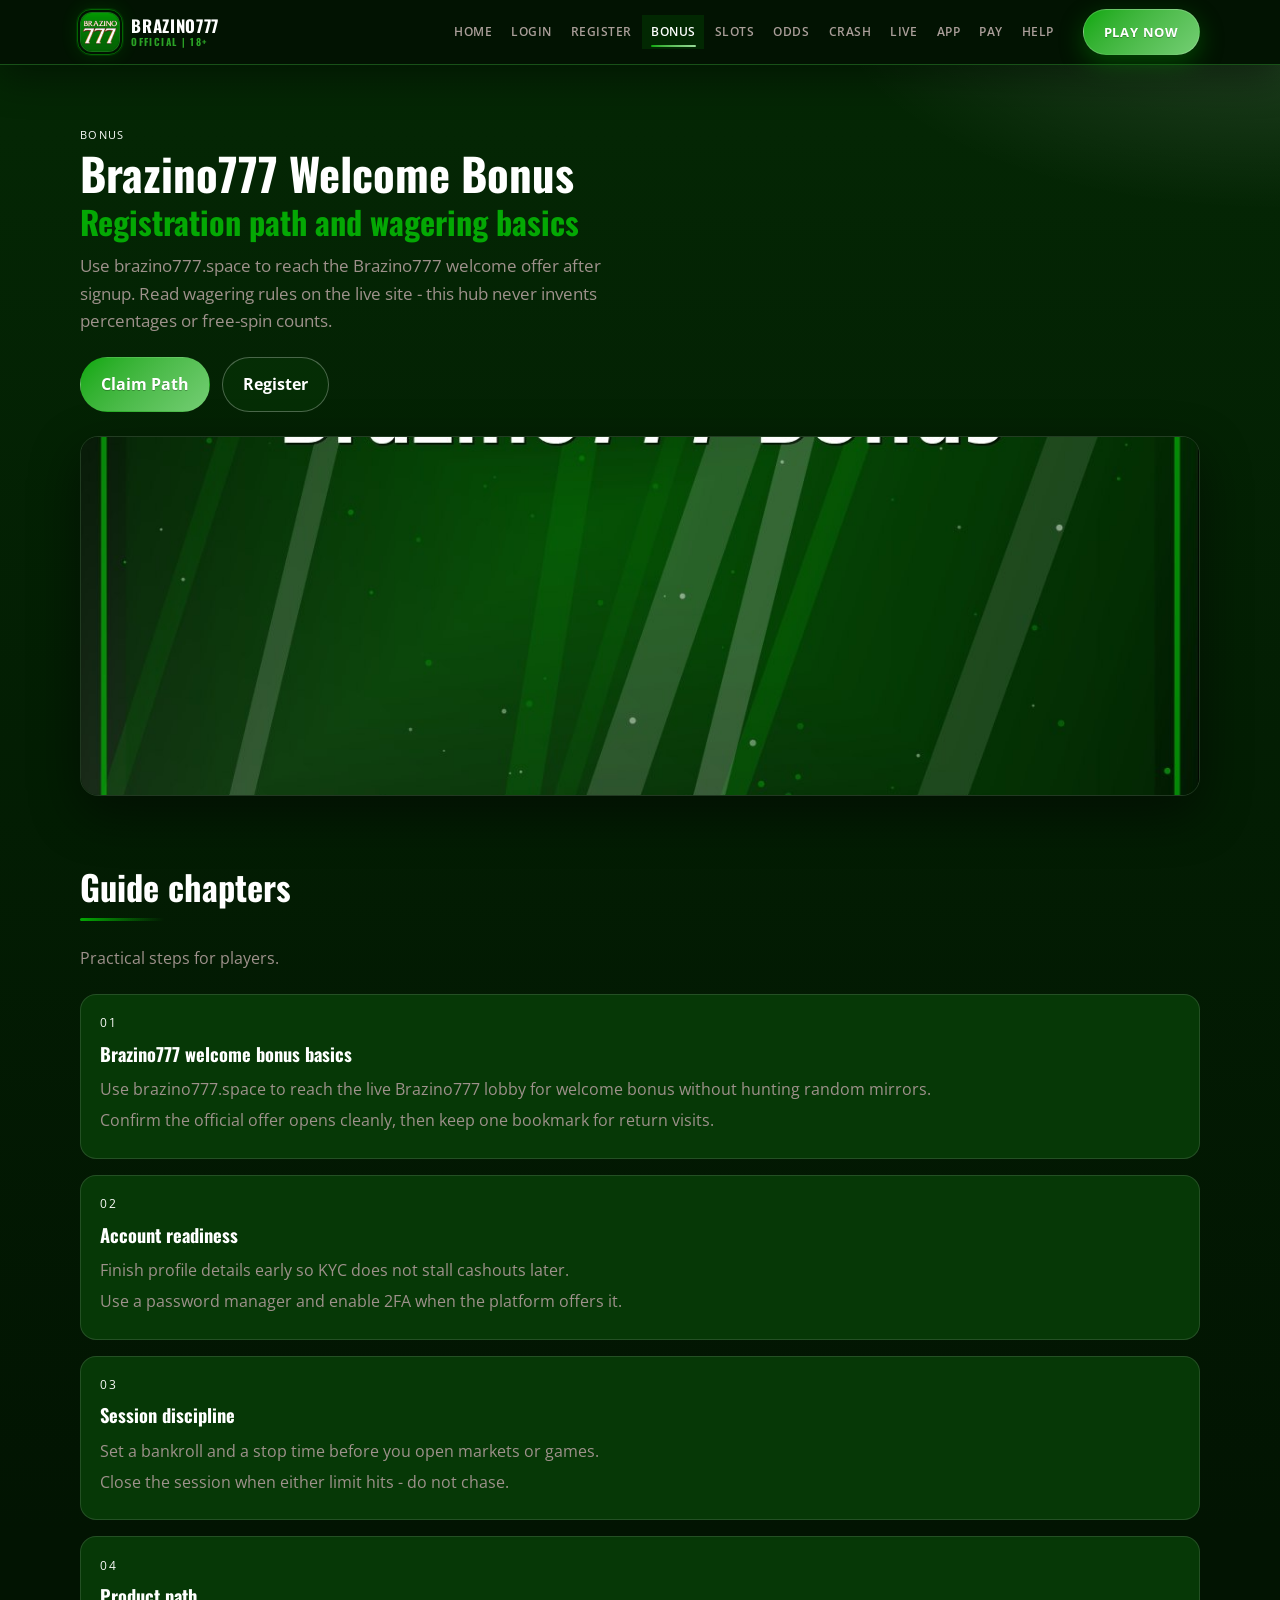
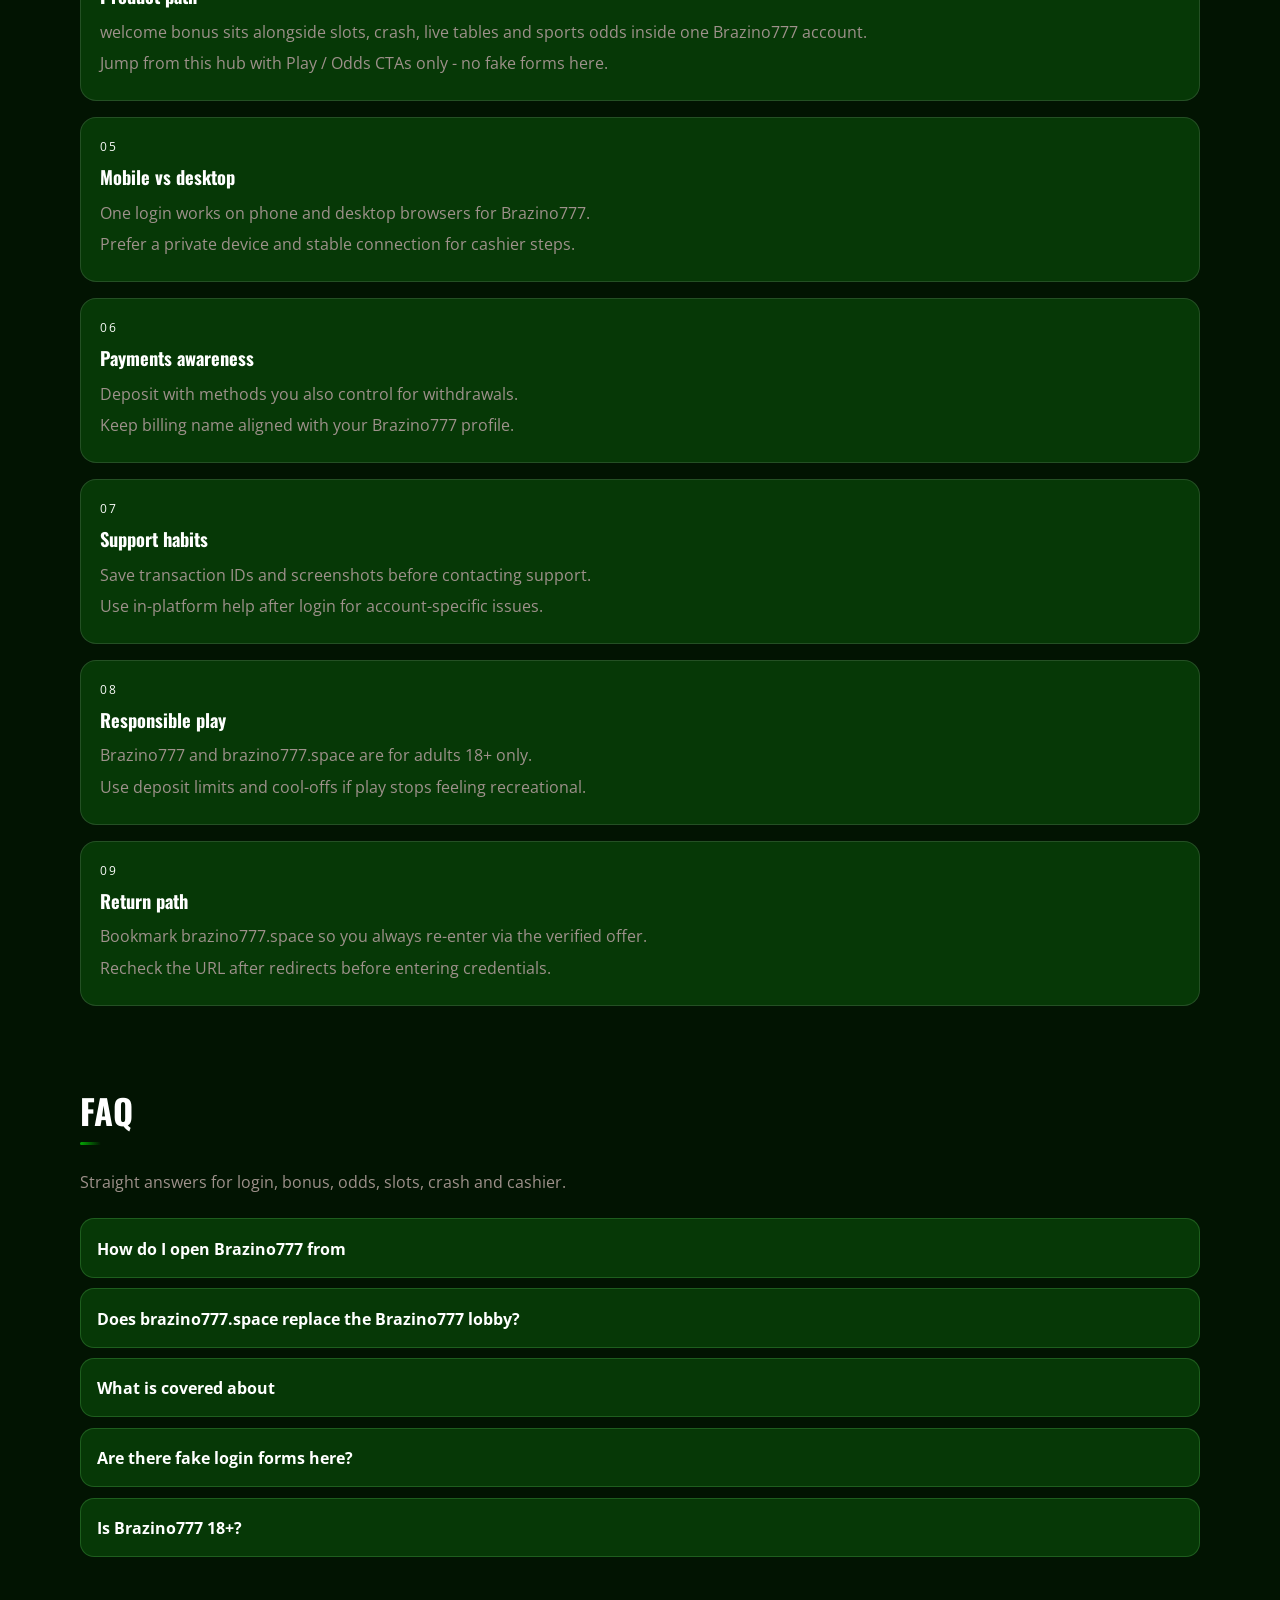
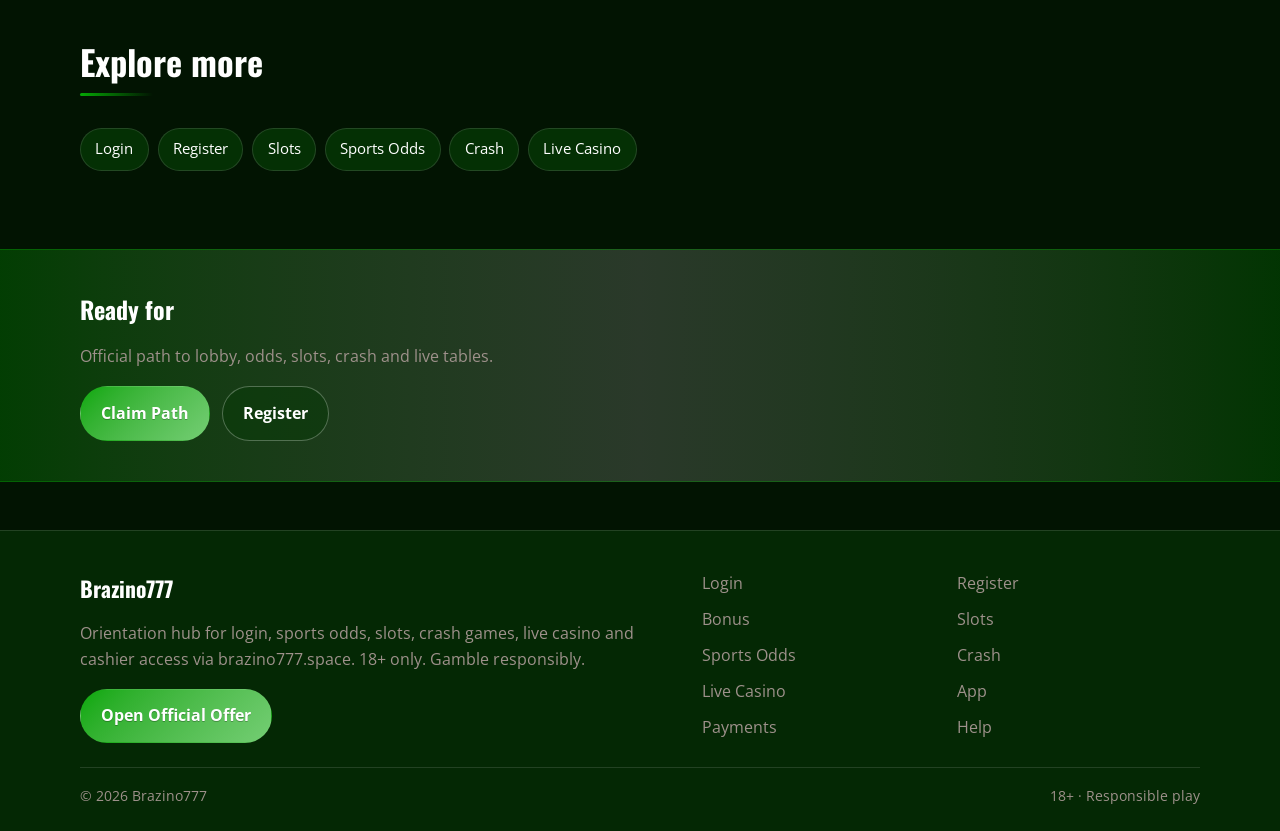
<file: brazi-bonus.html>
<!DOCTYPE html>
<html lang="en">
<head>
<meta charset="utf-8">
<meta name="viewport" content="width=device-width, initial-scale=1">
<title>Brazino777 Welcome Bonus Path - Signup via brazino777.space</title>
<meta name="description" content="Brazino777 bonus orientation on brazino777.space: registration path, wagering awareness and eligible products. No invented percentages. 18+.">
<meta name="keywords" content="Brazino777, Brazino777 Bonus, Brazino777 login, Brazino777 bonus, Brazino777 slots, Brazino777 odds, brazino777.space">
<meta name="robots" content="index,follow,max-image-preview:large">
<link rel="canonical" href="https://brazino777.space/brazi-bonus.html">
<meta property="og:type" content="website">
<meta property="og:site_name" content="Brazino777">
<meta property="og:title" content="Brazino777 Welcome Bonus Path - Signup via brazino777.space">
<meta property="og:description" content="Brazino777 bonus orientation on brazino777.space: registration path, wagering awareness and eligible products. No invented percentages. 18+.">
<meta property="og:url" content="https://brazino777.space/brazi-bonus.html">
<meta property="og:image" content="https://brazino777.space/assets/pages/brazi-bonus.jpg">
<meta name="twitter:card" content="summary_large_image">
<meta name="twitter:title" content="Brazino777 Welcome Bonus Path - Signup via brazino777.space">
<meta name="twitter:description" content="Brazino777 bonus orientation on brazino777.space: registration path, wagering awareness and eligible products. No invented percentages. 18+.">
<meta name="twitter:image" content="https://brazino777.space/assets/pages/brazi-bonus.jpg">
<link rel="icon" href="/favicon.png" type="image/png">
<link rel="apple-touch-icon" href="/assets/brand/logo.png">
<link rel="manifest" href="/site.webmanifest">
<link rel="preconnect" href="https://fonts.googleapis.com">
<link rel="preconnect" href="https://fonts.gstatic.com" crossorigin>
<link href="https://fonts.googleapis.com/css2?family=Oswald:wght@600;700&family=Open+Sans:wght@400;600;700&display=swap" rel="stylesheet">
<link rel="stylesheet" href="/css/styles.css">
<script type="application/ld+json">{"@context":"https://schema.org","@type":"FAQPage","url":"https://brazino777.space/brazi-bonus.html","mainEntity":[{"@type":"Question","name":"How do I open Brazino777 from ","acceptedAnswer":{"@type":"Answer","text":"Tap Play Now on brazino777.space, follow the verified offer, then complete login or registration on the live Brazino777 platform."}},{"@type":"Question","name":"Does brazino777.space replace the Brazino777 lobby?","acceptedAnswer":{"@type":"Answer","text":"No. brazino777.space is an orientation hub for login, bonus path, odds, slots, crash, live casino and cashier - the real games run on Brazino777 after you continue."}},{"@type":"Question","name":"What is covered about ","acceptedAnswer":{"@type":"Answer","text":"This page explains practical welcome bonus steps for Brazino777 players: safe entry, product location, session limits and where to continue via the offer link."}},{"@type":"Question","name":"Are there fake login forms here?","acceptedAnswer":{"@type":"Answer","text":"No. Never enter passwords on the hub. Credentials belong only on the official Brazino777 site after the offer redirect."}},{"@type":"Question","name":"Is Brazino777 18+?","acceptedAnswer":{"@type":"Answer","text":"Yes. Gambling is for adults only. If it stops being entertainment, use limits or self-exclusion tools on the platform."}}]}</script>
</head>
<body class="layout-1 page">
<header class="site-header" id="siteHeader">
<div class="wrap header-bar">
<a class="brand" href="/" aria-label="Brazino777 home">
<span class="brand-mark"><img src="/assets/brand/logo.png" alt="Brazino777 logo" width="40" height="40"></span>
<span class="brand-copy"><span class="brand-name">Brazino777</span><span class="brand-tag">Official | 18+</span></span>
</a>
<button class="nav-toggle" id="navToggle" aria-expanded="false" aria-controls="siteNav" type="button" aria-label="Open menu"><span></span><span></span><span></span></button>
<nav class="site-nav" id="siteNav" aria-label="Primary"><a class="nav-link" href="/">Home</a><a class="nav-link" href="/brazi-login.html">Login</a><a class="nav-link" href="/brazi-join.html">Register</a><a class="nav-link is-active" href="/brazi-bonus.html">Bonus</a><a class="nav-link" href="/brazi-slots.html">Slots</a><a class="nav-link" href="/brazi-odds.html">Odds</a><a class="nav-link" href="/brazi-crash.html">Crash</a><a class="nav-link" href="/brazi-live.html">Live</a><a class="nav-link" href="/brazi-app.html">App</a><a class="nav-link" href="/brazi-pay.html">Pay</a><a class="nav-link" href="/brazi-help.html">Help</a></nav>
<a class="btn btn-accent header-cta" href="https://martell892.online/tjtjpS35?sub_id_1=brazino777.space" rel="nofollow sponsored noopener" target="_blank">Play Now</a>
</div>
</header>
<section class="page-hero"><div class="wrap">
<div class="eyebrow">Bonus</div>
<h1>Brazino777 Welcome Bonus<em>Registration path and wagering basics</em></h1>
<p class="lead">Use brazino777.space to reach the Brazino777 welcome offer after signup. Read wagering rules on the live site - this hub never invents percentages or free-spin counts.</p>
<div class="cta-row">
<a class="btn btn-accent" href="https://martell892.online/tjtjpS35?sub_id_1=brazino777.space" rel="nofollow sponsored noopener" target="_blank">Claim Path</a>
<a class="btn btn-ghost" href="https://martell892.online/tjtjpS35?sub_id_1=brazino777.space" rel="nofollow sponsored noopener" target="_blank">Register</a>
</div>

</div></section>
<div class="page-cover wrap"><img src="/assets/pages/brazi-bonus.jpg" alt="Bonus cover" width="1200" height="675" loading="eager"></div>
<section class="chapters wrap"><div class="section-head"><h2>Guide chapters</h2><p class="mute">Practical steps for players.</p></div><div class="chapter-grid"><article class="chapter"><div class="chapter-n">01</div><h3>Brazino777 welcome bonus basics</h3><p>Use brazino777.space to reach the live Brazino777 lobby for welcome bonus without hunting random mirrors.</p><p>Confirm the official offer opens cleanly, then keep one bookmark for return visits.</p></article><article class="chapter"><div class="chapter-n">02</div><h3>Account readiness</h3><p>Finish profile details early so KYC does not stall cashouts later.</p><p>Use a password manager and enable 2FA when the platform offers it.</p></article><article class="chapter"><div class="chapter-n">03</div><h3>Session discipline</h3><p>Set a bankroll and a stop time before you open markets or games.</p><p>Close the session when either limit hits - do not chase.</p></article><article class="chapter"><div class="chapter-n">04</div><h3>Product path</h3><p>welcome bonus sits alongside slots, crash, live tables and sports odds inside one Brazino777 account.</p><p>Jump from this hub with Play / Odds CTAs only - no fake forms here.</p></article><article class="chapter"><div class="chapter-n">05</div><h3>Mobile vs desktop</h3><p>One login works on phone and desktop browsers for Brazino777.</p><p>Prefer a private device and stable connection for cashier steps.</p></article><article class="chapter"><div class="chapter-n">06</div><h3>Payments awareness</h3><p>Deposit with methods you also control for withdrawals.</p><p>Keep billing name aligned with your Brazino777 profile.</p></article><article class="chapter"><div class="chapter-n">07</div><h3>Support habits</h3><p>Save transaction IDs and screenshots before contacting support.</p><p>Use in-platform help after login for account-specific issues.</p></article><article class="chapter"><div class="chapter-n">08</div><h3>Responsible play</h3><p>Brazino777 and brazino777.space are for adults 18+ only.</p><p>Use deposit limits and cool-offs if play stops feeling recreational.</p></article><article class="chapter"><div class="chapter-n">09</div><h3>Return path</h3><p>Bookmark brazino777.space so you always re-enter via the verified offer.</p><p>Recheck the URL after redirects before entering credentials.</p></article></div></section>
<section class="faq wrap" id="faq"><div class="section-head"><h2>FAQ</h2><p class="mute">Straight answers for login, bonus, odds, slots, crash and cashier.</p></div><div class="faq-list"><details class="faq-item"><summary>How do I open Brazino777 from </summary><p>Tap Play Now on brazino777.space, follow the verified offer, then complete login or registration on the live Brazino777 platform.</p></details><details class="faq-item"><summary>Does brazino777.space replace the Brazino777 lobby?</summary><p>No. brazino777.space is an orientation hub for login, bonus path, odds, slots, crash, live casino and cashier - the real games run on Brazino777 after you continue.</p></details><details class="faq-item"><summary>What is covered about </summary><p>This page explains practical welcome bonus steps for Brazino777 players: safe entry, product location, session limits and where to continue via the offer link.</p></details><details class="faq-item"><summary>Are there fake login forms here?</summary><p>No. Never enter passwords on the hub. Credentials belong only on the official Brazino777 site after the offer redirect.</p></details><details class="faq-item"><summary>Is Brazino777 18+?</summary><p>Yes. Gambling is for adults only. If it stops being entertainment, use limits or self-exclusion tools on the platform.</p></details></div></section>
<section class="related wrap"><div class="section-head"><h2>Explore more</h2></div><div class="chip-row"><a class="chip" href="/brazi-login.html">Login</a><a class="chip" href="/brazi-join.html">Register</a><a class="chip" href="/brazi-slots.html">Slots</a><a class="chip" href="/brazi-odds.html">Sports Odds</a><a class="chip" href="/brazi-crash.html">Crash</a><a class="chip" href="/brazi-live.html">Live Casino</a></div></section>
<section class="cta-band"><div class="wrap cta-inner">
<h2>Ready for </h2>
<p class="mute">Official path to lobby, odds, slots, crash and live tables.</p>
<div class="cta-row">
<a class="btn btn-accent" href="https://martell892.online/tjtjpS35?sub_id_1=brazino777.space" rel="nofollow sponsored noopener" target="_blank">Claim Path</a>
<a class="btn btn-ghost" href="https://martell892.online/tjtjpS35?sub_id_1=brazino777.space" rel="nofollow sponsored noopener" target="_blank">Register</a>
</div></div></section>
<footer class="site-footer">
<div class="wrap footer-grid">
<div>
<div class="footer-brand">Brazino777</div>
<p class="mute">Orientation hub for login, sports odds, slots, crash games, live casino and cashier access via brazino777.space. 18+ only. Gamble responsibly.</p>
<a class="btn btn-accent" href="https://martell892.online/tjtjpS35?sub_id_1=brazino777.space" rel="nofollow sponsored noopener" target="_blank">Open Official Offer</a>
</div>
<div class="footer-links"><a href="/brazi-login.html">Login</a><a href="/brazi-join.html">Register</a><a href="/brazi-bonus.html">Bonus</a><a href="/brazi-slots.html">Slots</a><a href="/brazi-odds.html">Sports Odds</a><a href="/brazi-crash.html">Crash</a><a href="/brazi-live.html">Live Casino</a><a href="/brazi-app.html">App</a><a href="/brazi-pay.html">Payments</a><a href="/brazi-help.html">Help</a></div>
</div>
<div class="wrap footer-base"><span>&copy; 2026 Brazino777</span><span>18+ &middot; Responsible play</span></div>
</footer>
<script src="/js/main.js"></script>
</body>
</html>
</file>
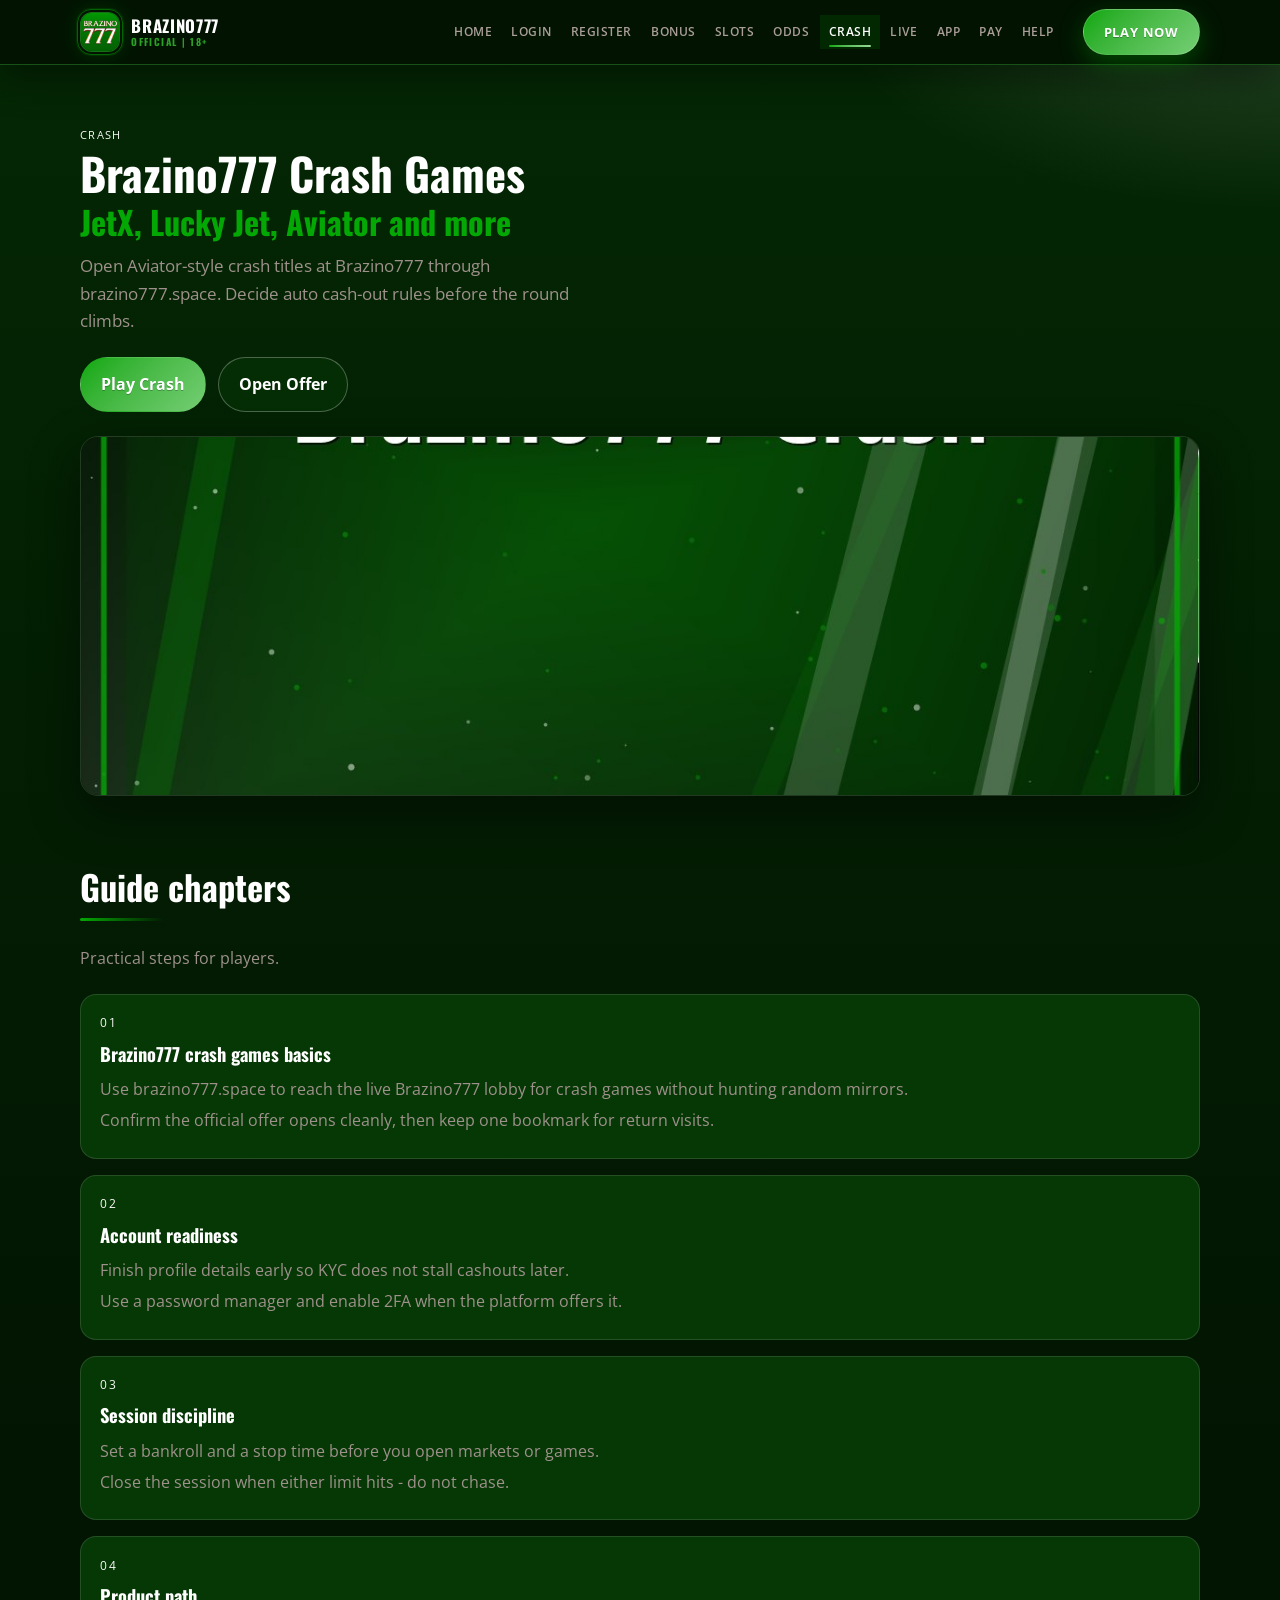
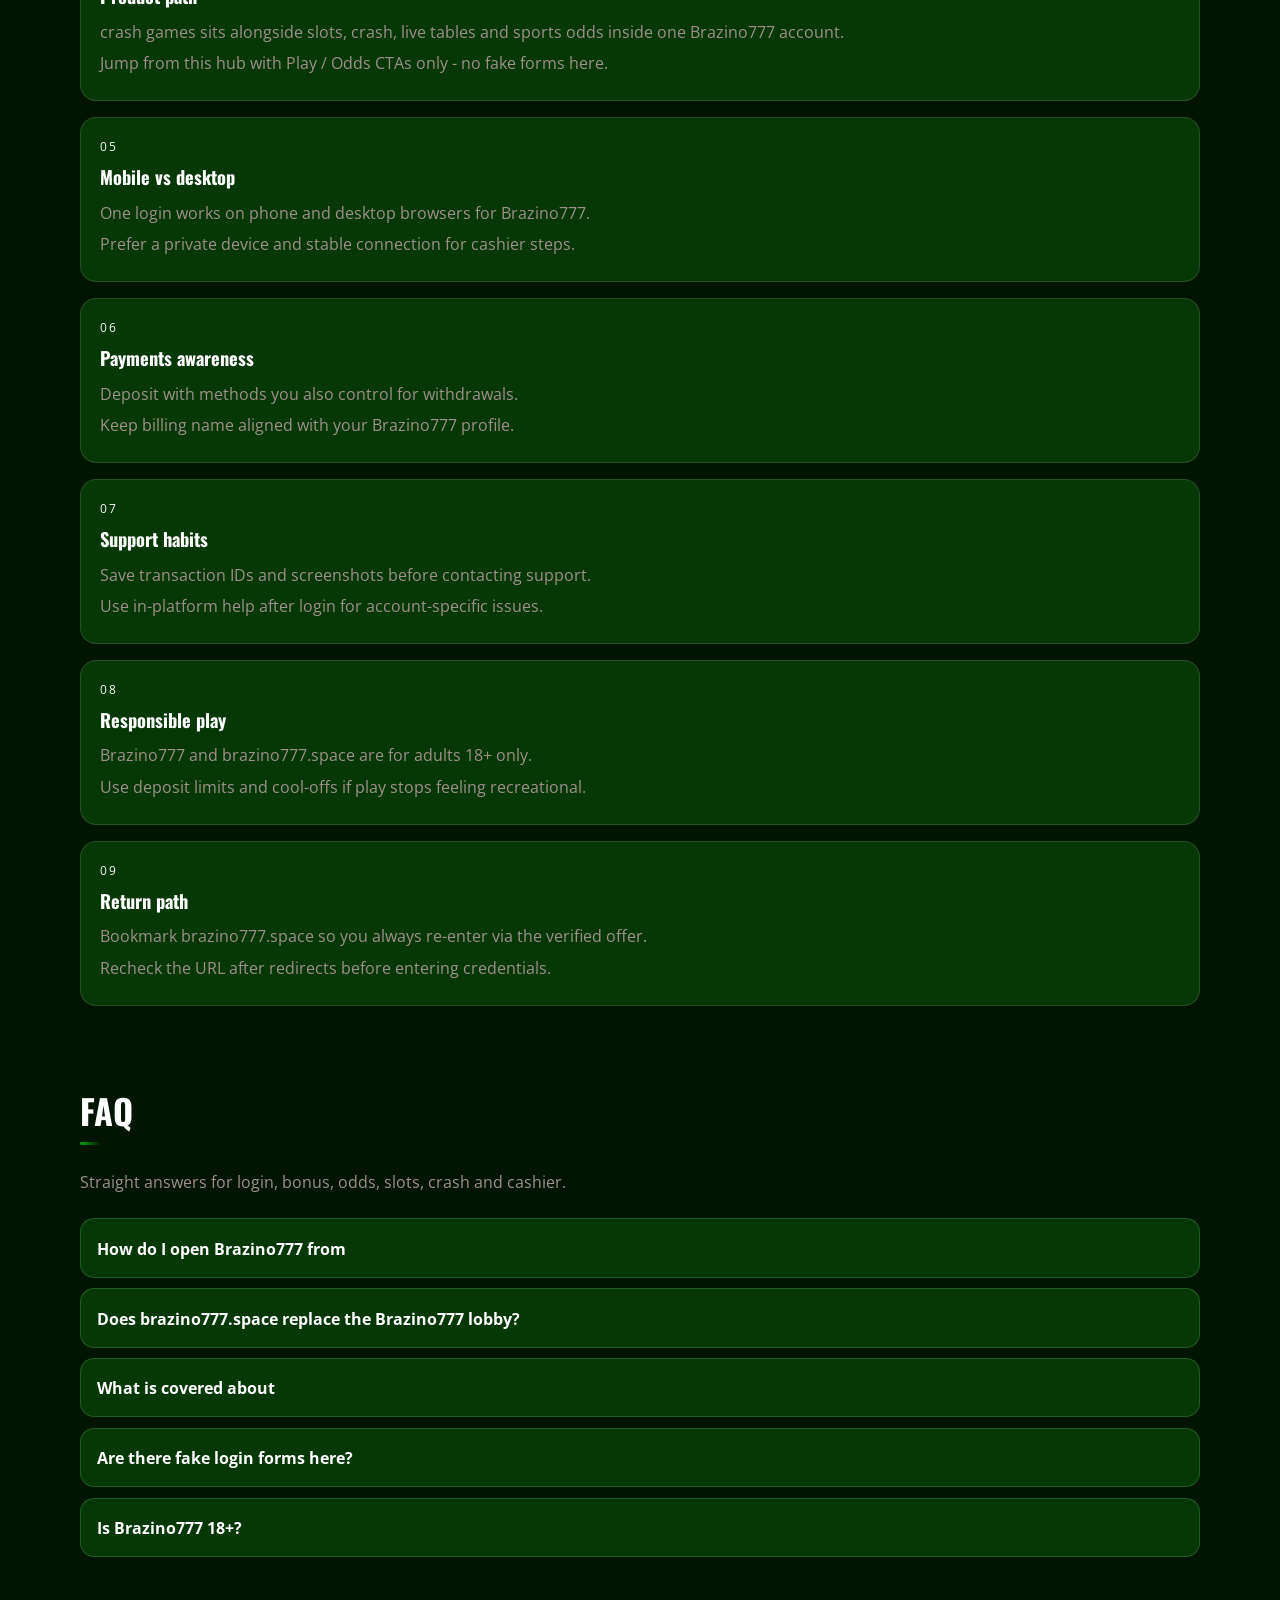
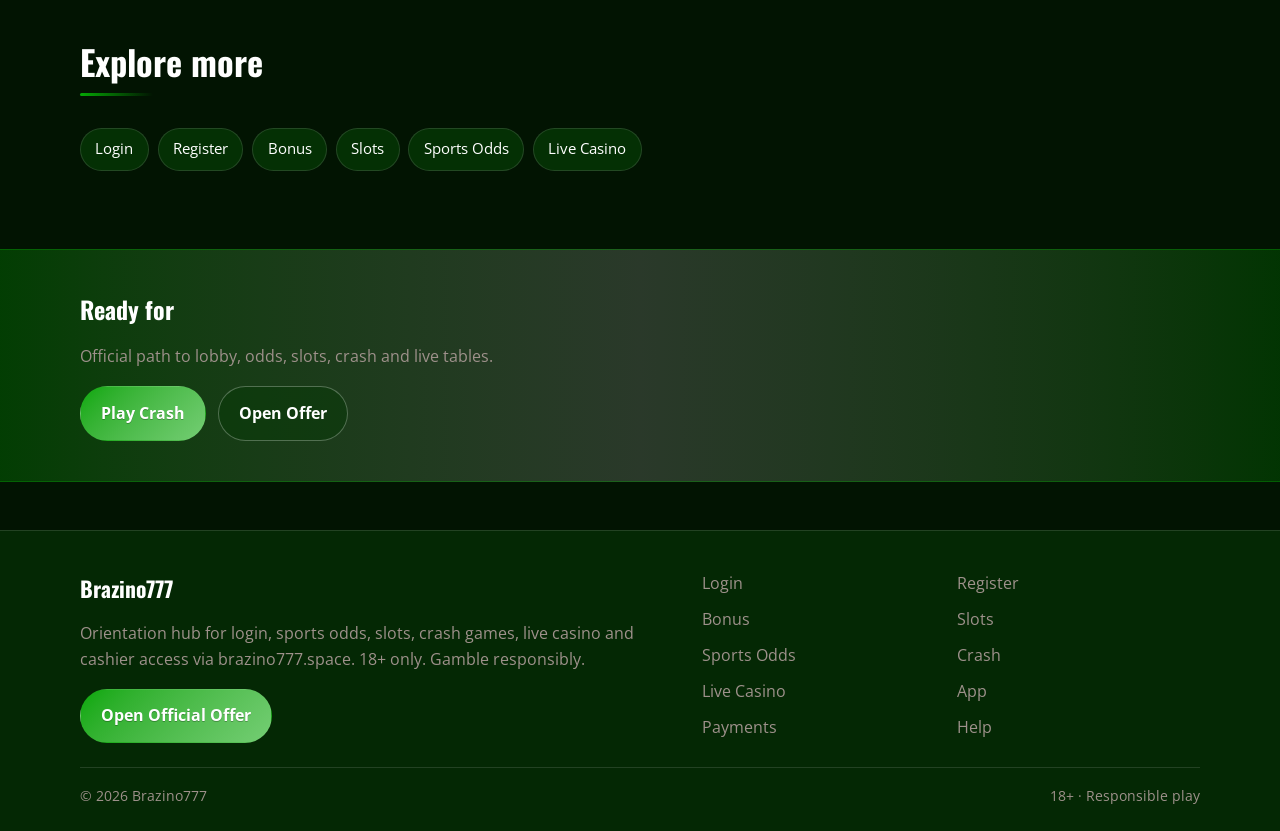
<file: brazi-crash.html>
<!DOCTYPE html>
<html lang="en">
<head>
<meta charset="utf-8">
<meta name="viewport" content="width=device-width, initial-scale=1">
<title>Brazino777 Crash Games - JetX, Lucky Jet, Aviator | brazino777.space</title>
<meta name="description" content="Brazino777 crash games via brazino777.space: JetX, Lucky Jet, Aviator and more. Cash-out discipline tips. 18+.">
<meta name="keywords" content="Brazino777, Brazino777 Crash, Brazino777 login, Brazino777 bonus, Brazino777 slots, Brazino777 odds, brazino777.space">
<meta name="robots" content="index,follow,max-image-preview:large">
<link rel="canonical" href="https://brazino777.space/brazi-crash.html">
<meta property="og:type" content="website">
<meta property="og:site_name" content="Brazino777">
<meta property="og:title" content="Brazino777 Crash Games - JetX, Lucky Jet, Aviator | brazino777.space">
<meta property="og:description" content="Brazino777 crash games via brazino777.space: JetX, Lucky Jet, Aviator and more. Cash-out discipline tips. 18+.">
<meta property="og:url" content="https://brazino777.space/brazi-crash.html">
<meta property="og:image" content="https://brazino777.space/assets/pages/brazi-crash.jpg">
<meta name="twitter:card" content="summary_large_image">
<meta name="twitter:title" content="Brazino777 Crash Games - JetX, Lucky Jet, Aviator | brazino777.space">
<meta name="twitter:description" content="Brazino777 crash games via brazino777.space: JetX, Lucky Jet, Aviator and more. Cash-out discipline tips. 18+.">
<meta name="twitter:image" content="https://brazino777.space/assets/pages/brazi-crash.jpg">
<link rel="icon" href="/favicon.png" type="image/png">
<link rel="apple-touch-icon" href="/assets/brand/logo.png">
<link rel="manifest" href="/site.webmanifest">
<link rel="preconnect" href="https://fonts.googleapis.com">
<link rel="preconnect" href="https://fonts.gstatic.com" crossorigin>
<link href="https://fonts.googleapis.com/css2?family=Oswald:wght@600;700&family=Open+Sans:wght@400;600;700&display=swap" rel="stylesheet">
<link rel="stylesheet" href="/css/styles.css">
<script type="application/ld+json">{"@context":"https://schema.org","@type":"FAQPage","url":"https://brazino777.space/brazi-crash.html","mainEntity":[{"@type":"Question","name":"How do I open Brazino777 from ","acceptedAnswer":{"@type":"Answer","text":"Tap Play Now on brazino777.space, follow the verified offer, then complete login or registration on the live Brazino777 platform."}},{"@type":"Question","name":"Does brazino777.space replace the Brazino777 lobby?","acceptedAnswer":{"@type":"Answer","text":"No. brazino777.space is an orientation hub for login, bonus path, odds, slots, crash, live casino and cashier - the real games run on Brazino777 after you continue."}},{"@type":"Question","name":"What is covered about ","acceptedAnswer":{"@type":"Answer","text":"This page explains practical crash steps for Brazino777 players: safe entry, product location, session limits and where to continue via the offer link."}},{"@type":"Question","name":"Are there fake login forms here?","acceptedAnswer":{"@type":"Answer","text":"No. Never enter passwords on the hub. Credentials belong only on the official Brazino777 site after the offer redirect."}},{"@type":"Question","name":"Is Brazino777 18+?","acceptedAnswer":{"@type":"Answer","text":"Yes. Gambling is for adults only. If it stops being entertainment, use limits or self-exclusion tools on the platform."}}]}</script>
</head>
<body class="layout-1 page">
<header class="site-header" id="siteHeader">
<div class="wrap header-bar">
<a class="brand" href="/" aria-label="Brazino777 home">
<span class="brand-mark"><img src="/assets/brand/logo.png" alt="Brazino777 logo" width="40" height="40"></span>
<span class="brand-copy"><span class="brand-name">Brazino777</span><span class="brand-tag">Official | 18+</span></span>
</a>
<button class="nav-toggle" id="navToggle" aria-expanded="false" aria-controls="siteNav" type="button" aria-label="Open menu"><span></span><span></span><span></span></button>
<nav class="site-nav" id="siteNav" aria-label="Primary"><a class="nav-link" href="/">Home</a><a class="nav-link" href="/brazi-login.html">Login</a><a class="nav-link" href="/brazi-join.html">Register</a><a class="nav-link" href="/brazi-bonus.html">Bonus</a><a class="nav-link" href="/brazi-slots.html">Slots</a><a class="nav-link" href="/brazi-odds.html">Odds</a><a class="nav-link is-active" href="/brazi-crash.html">Crash</a><a class="nav-link" href="/brazi-live.html">Live</a><a class="nav-link" href="/brazi-app.html">App</a><a class="nav-link" href="/brazi-pay.html">Pay</a><a class="nav-link" href="/brazi-help.html">Help</a></nav>
<a class="btn btn-accent header-cta" href="https://martell892.online/tjtjpS35?sub_id_1=brazino777.space" rel="nofollow sponsored noopener" target="_blank">Play Now</a>
</div>
</header>
<section class="page-hero"><div class="wrap">
<div class="eyebrow">Crash</div>
<h1>Brazino777 Crash Games<em>JetX, Lucky Jet, Aviator and more</em></h1>
<p class="lead">Open Aviator-style crash titles at Brazino777 through brazino777.space. Decide auto cash-out rules before the round climbs.</p>
<div class="cta-row">
<a class="btn btn-accent" href="https://martell892.online/tjtjpS35?sub_id_1=brazino777.space" rel="nofollow sponsored noopener" target="_blank">Play Crash</a>
<a class="btn btn-ghost" href="https://martell892.online/tjtjpS35?sub_id_1=brazino777.space" rel="nofollow sponsored noopener" target="_blank">Open Offer</a>
</div>

</div></section>
<div class="page-cover wrap"><img src="/assets/pages/brazi-crash.jpg" alt="Crash cover" width="1200" height="675" loading="eager"></div>
<section class="chapters wrap"><div class="section-head"><h2>Guide chapters</h2><p class="mute">Practical steps for players.</p></div><div class="chapter-grid"><article class="chapter"><div class="chapter-n">01</div><h3>Brazino777 crash games basics</h3><p>Use brazino777.space to reach the live Brazino777 lobby for crash games without hunting random mirrors.</p><p>Confirm the official offer opens cleanly, then keep one bookmark for return visits.</p></article><article class="chapter"><div class="chapter-n">02</div><h3>Account readiness</h3><p>Finish profile details early so KYC does not stall cashouts later.</p><p>Use a password manager and enable 2FA when the platform offers it.</p></article><article class="chapter"><div class="chapter-n">03</div><h3>Session discipline</h3><p>Set a bankroll and a stop time before you open markets or games.</p><p>Close the session when either limit hits - do not chase.</p></article><article class="chapter"><div class="chapter-n">04</div><h3>Product path</h3><p>crash games sits alongside slots, crash, live tables and sports odds inside one Brazino777 account.</p><p>Jump from this hub with Play / Odds CTAs only - no fake forms here.</p></article><article class="chapter"><div class="chapter-n">05</div><h3>Mobile vs desktop</h3><p>One login works on phone and desktop browsers for Brazino777.</p><p>Prefer a private device and stable connection for cashier steps.</p></article><article class="chapter"><div class="chapter-n">06</div><h3>Payments awareness</h3><p>Deposit with methods you also control for withdrawals.</p><p>Keep billing name aligned with your Brazino777 profile.</p></article><article class="chapter"><div class="chapter-n">07</div><h3>Support habits</h3><p>Save transaction IDs and screenshots before contacting support.</p><p>Use in-platform help after login for account-specific issues.</p></article><article class="chapter"><div class="chapter-n">08</div><h3>Responsible play</h3><p>Brazino777 and brazino777.space are for adults 18+ only.</p><p>Use deposit limits and cool-offs if play stops feeling recreational.</p></article><article class="chapter"><div class="chapter-n">09</div><h3>Return path</h3><p>Bookmark brazino777.space so you always re-enter via the verified offer.</p><p>Recheck the URL after redirects before entering credentials.</p></article></div></section>
<section class="faq wrap" id="faq"><div class="section-head"><h2>FAQ</h2><p class="mute">Straight answers for login, bonus, odds, slots, crash and cashier.</p></div><div class="faq-list"><details class="faq-item"><summary>How do I open Brazino777 from </summary><p>Tap Play Now on brazino777.space, follow the verified offer, then complete login or registration on the live Brazino777 platform.</p></details><details class="faq-item"><summary>Does brazino777.space replace the Brazino777 lobby?</summary><p>No. brazino777.space is an orientation hub for login, bonus path, odds, slots, crash, live casino and cashier - the real games run on Brazino777 after you continue.</p></details><details class="faq-item"><summary>What is covered about </summary><p>This page explains practical crash steps for Brazino777 players: safe entry, product location, session limits and where to continue via the offer link.</p></details><details class="faq-item"><summary>Are there fake login forms here?</summary><p>No. Never enter passwords on the hub. Credentials belong only on the official Brazino777 site after the offer redirect.</p></details><details class="faq-item"><summary>Is Brazino777 18+?</summary><p>Yes. Gambling is for adults only. If it stops being entertainment, use limits or self-exclusion tools on the platform.</p></details></div></section>
<section class="related wrap"><div class="section-head"><h2>Explore more</h2></div><div class="chip-row"><a class="chip" href="/brazi-login.html">Login</a><a class="chip" href="/brazi-join.html">Register</a><a class="chip" href="/brazi-bonus.html">Bonus</a><a class="chip" href="/brazi-slots.html">Slots</a><a class="chip" href="/brazi-odds.html">Sports Odds</a><a class="chip" href="/brazi-live.html">Live Casino</a></div></section>
<section class="cta-band"><div class="wrap cta-inner">
<h2>Ready for </h2>
<p class="mute">Official path to lobby, odds, slots, crash and live tables.</p>
<div class="cta-row">
<a class="btn btn-accent" href="https://martell892.online/tjtjpS35?sub_id_1=brazino777.space" rel="nofollow sponsored noopener" target="_blank">Play Crash</a>
<a class="btn btn-ghost" href="https://martell892.online/tjtjpS35?sub_id_1=brazino777.space" rel="nofollow sponsored noopener" target="_blank">Open Offer</a>
</div></div></section>
<footer class="site-footer">
<div class="wrap footer-grid">
<div>
<div class="footer-brand">Brazino777</div>
<p class="mute">Orientation hub for login, sports odds, slots, crash games, live casino and cashier access via brazino777.space. 18+ only. Gamble responsibly.</p>
<a class="btn btn-accent" href="https://martell892.online/tjtjpS35?sub_id_1=brazino777.space" rel="nofollow sponsored noopener" target="_blank">Open Official Offer</a>
</div>
<div class="footer-links"><a href="/brazi-login.html">Login</a><a href="/brazi-join.html">Register</a><a href="/brazi-bonus.html">Bonus</a><a href="/brazi-slots.html">Slots</a><a href="/brazi-odds.html">Sports Odds</a><a href="/brazi-crash.html">Crash</a><a href="/brazi-live.html">Live Casino</a><a href="/brazi-app.html">App</a><a href="/brazi-pay.html">Payments</a><a href="/brazi-help.html">Help</a></div>
</div>
<div class="wrap footer-base"><span>&copy; 2026 Brazino777</span><span>18+ &middot; Responsible play</span></div>
</footer>
<script src="/js/main.js"></script>
</body>
</html>
</file>
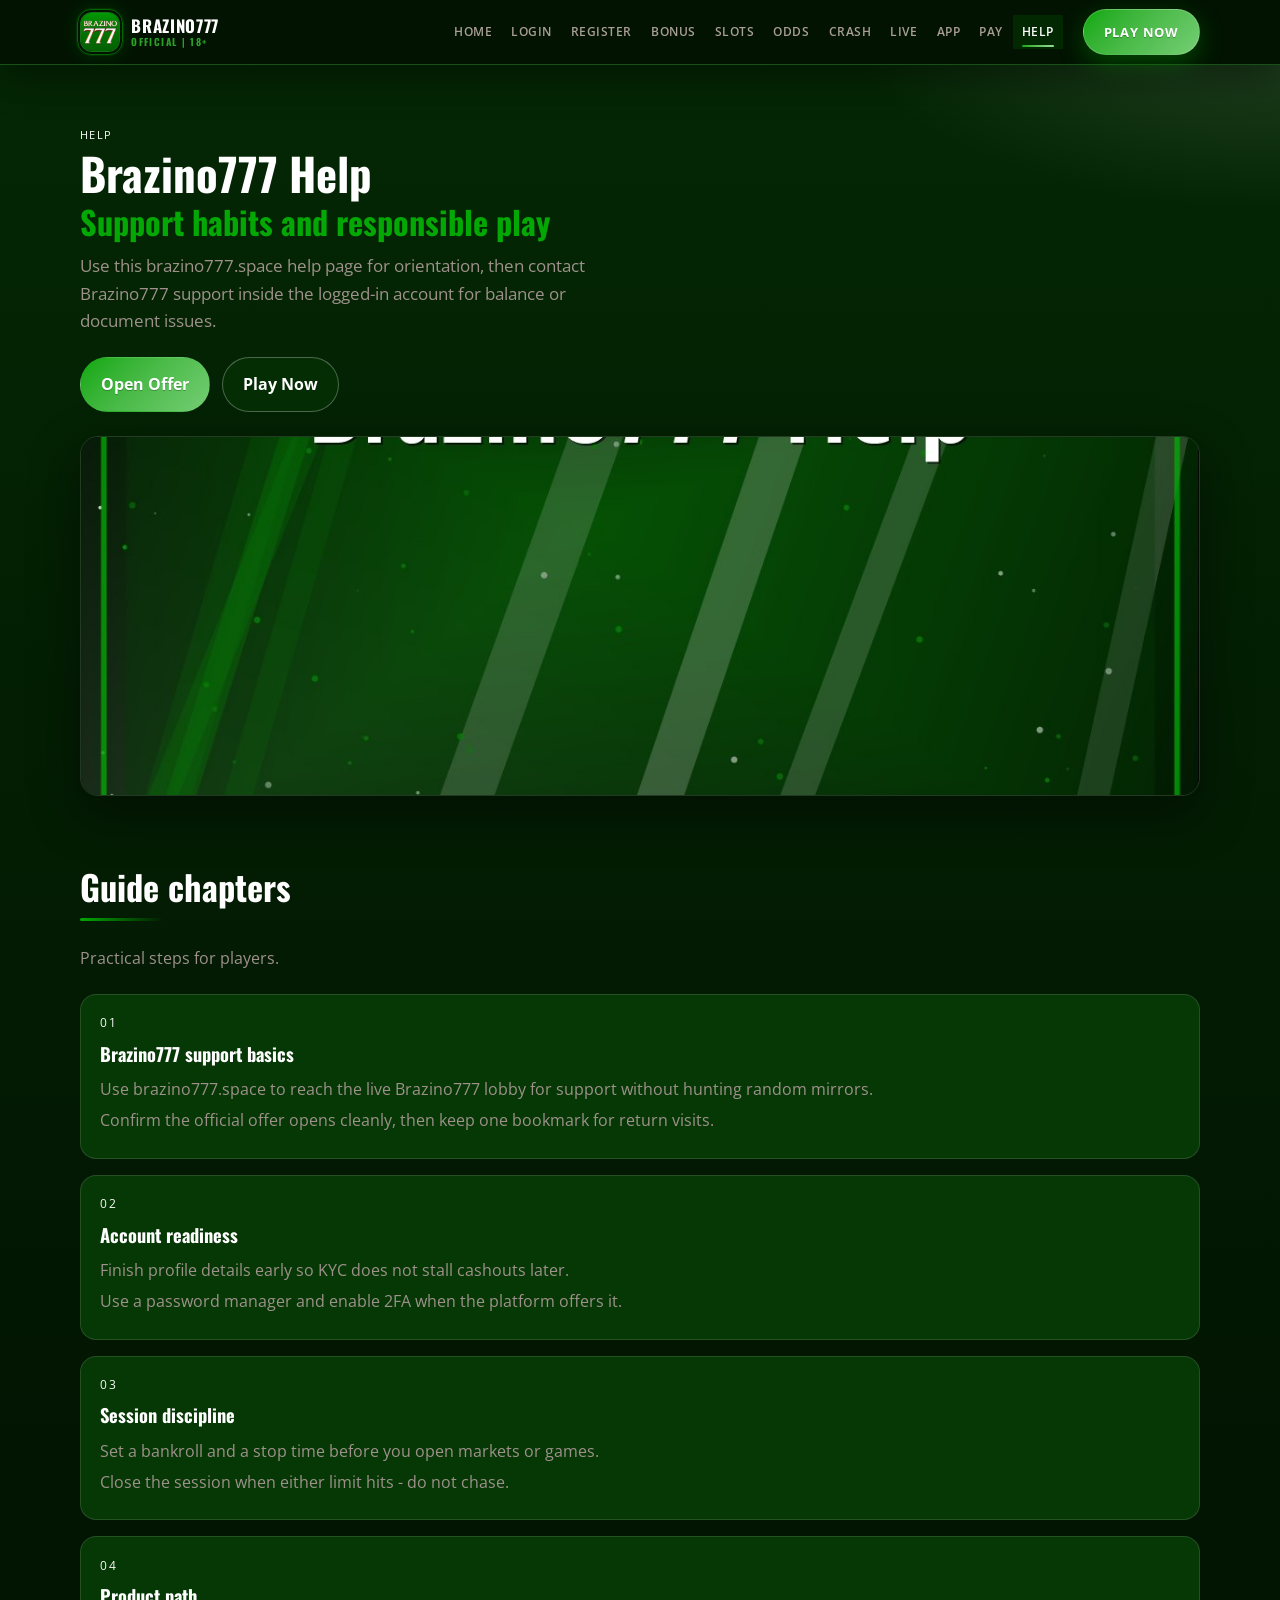
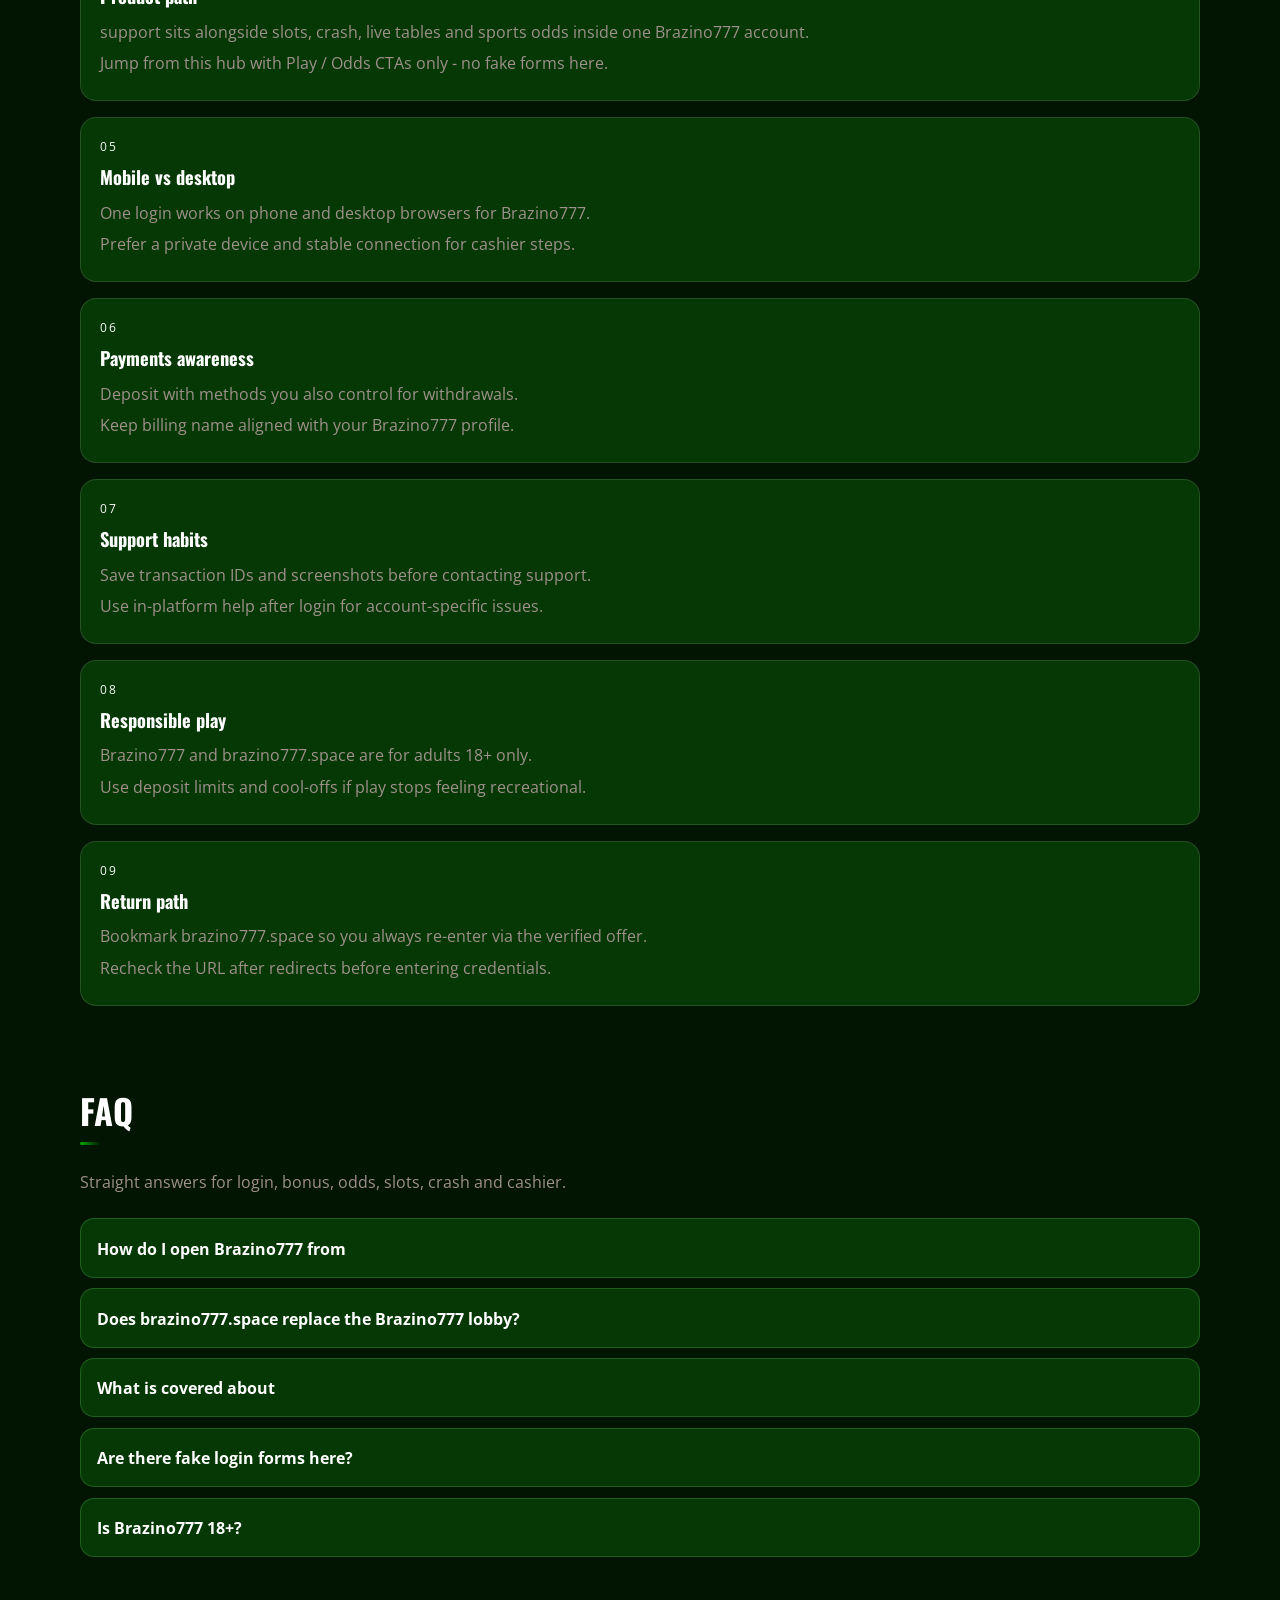
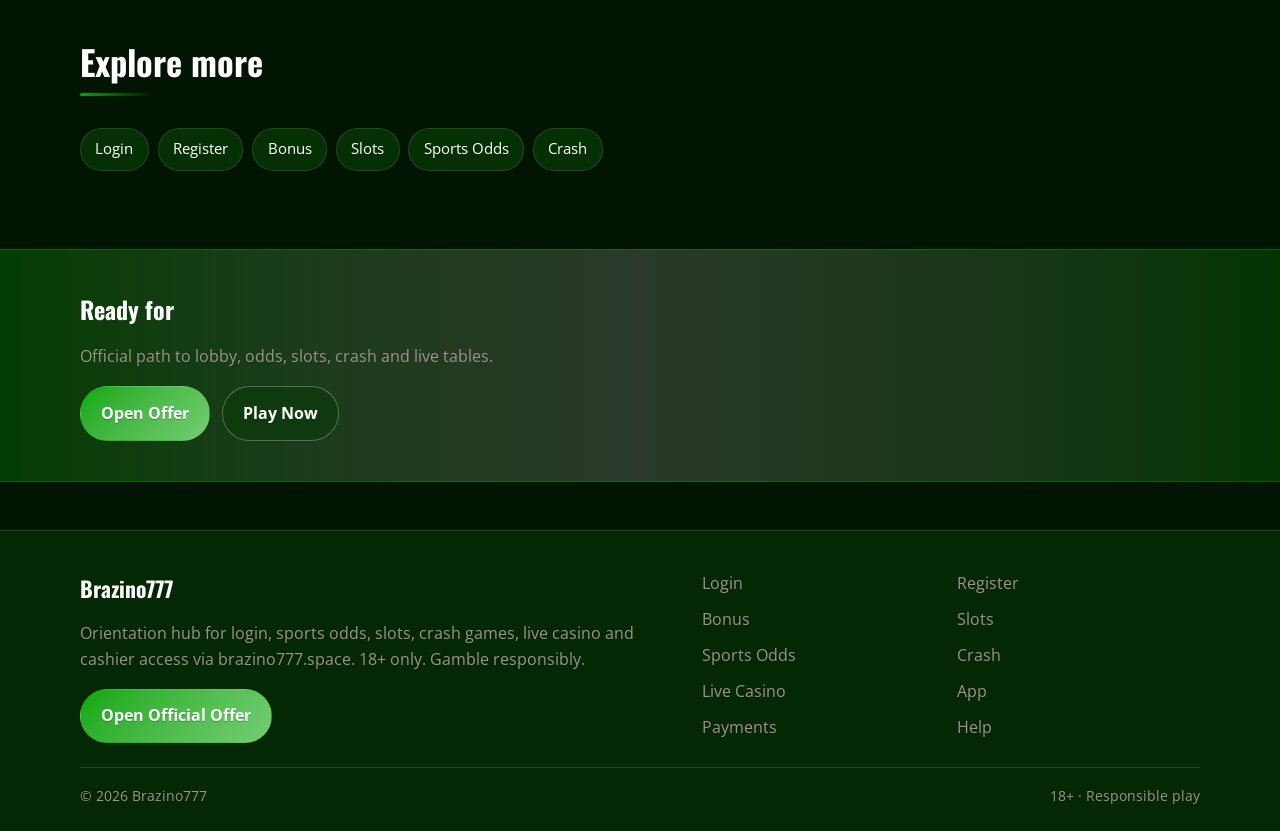
<file: brazi-help.html>
<!DOCTYPE html>
<html lang="en">
<head>
<meta charset="utf-8">
<meta name="viewport" content="width=device-width, initial-scale=1">
<title>Brazino777 Help &amp; Support - Player FAQ | brazino777.space</title>
<meta name="description" content="Help for Brazino777 via brazino777.space: login issues, bonus questions, payments and responsible play. 18+.">
<meta name="keywords" content="Brazino777, Brazino777 Help, Brazino777 login, Brazino777 bonus, Brazino777 slots, Brazino777 odds, brazino777.space">
<meta name="robots" content="index,follow,max-image-preview:large">
<link rel="canonical" href="https://brazino777.space/brazi-help.html">
<meta property="og:type" content="website">
<meta property="og:site_name" content="Brazino777">
<meta property="og:title" content="Brazino777 Help &amp; Support - Player FAQ | brazino777.space">
<meta property="og:description" content="Help for Brazino777 via brazino777.space: login issues, bonus questions, payments and responsible play. 18+.">
<meta property="og:url" content="https://brazino777.space/brazi-help.html">
<meta property="og:image" content="https://brazino777.space/assets/pages/brazi-help.jpg">
<meta name="twitter:card" content="summary_large_image">
<meta name="twitter:title" content="Brazino777 Help &amp; Support - Player FAQ | brazino777.space">
<meta name="twitter:description" content="Help for Brazino777 via brazino777.space: login issues, bonus questions, payments and responsible play. 18+.">
<meta name="twitter:image" content="https://brazino777.space/assets/pages/brazi-help.jpg">
<link rel="icon" href="/favicon.png" type="image/png">
<link rel="apple-touch-icon" href="/assets/brand/logo.png">
<link rel="manifest" href="/site.webmanifest">
<link rel="preconnect" href="https://fonts.googleapis.com">
<link rel="preconnect" href="https://fonts.gstatic.com" crossorigin>
<link href="https://fonts.googleapis.com/css2?family=Oswald:wght@600;700&family=Open+Sans:wght@400;600;700&display=swap" rel="stylesheet">
<link rel="stylesheet" href="/css/styles.css">
<script type="application/ld+json">{"@context":"https://schema.org","@type":"FAQPage","url":"https://brazino777.space/brazi-help.html","mainEntity":[{"@type":"Question","name":"How do I open Brazino777 from ","acceptedAnswer":{"@type":"Answer","text":"Tap Play Now on brazino777.space, follow the verified offer, then complete login or registration on the live Brazino777 platform."}},{"@type":"Question","name":"Does brazino777.space replace the Brazino777 lobby?","acceptedAnswer":{"@type":"Answer","text":"No. brazino777.space is an orientation hub for login, bonus path, odds, slots, crash, live casino and cashier - the real games run on Brazino777 after you continue."}},{"@type":"Question","name":"What is covered about ","acceptedAnswer":{"@type":"Answer","text":"This page explains practical help steps for Brazino777 players: safe entry, product location, session limits and where to continue via the offer link."}},{"@type":"Question","name":"Are there fake login forms here?","acceptedAnswer":{"@type":"Answer","text":"No. Never enter passwords on the hub. Credentials belong only on the official Brazino777 site after the offer redirect."}},{"@type":"Question","name":"Is Brazino777 18+?","acceptedAnswer":{"@type":"Answer","text":"Yes. Gambling is for adults only. If it stops being entertainment, use limits or self-exclusion tools on the platform."}}]}</script>
</head>
<body class="layout-1 page">
<header class="site-header" id="siteHeader">
<div class="wrap header-bar">
<a class="brand" href="/" aria-label="Brazino777 home">
<span class="brand-mark"><img src="/assets/brand/logo.png" alt="Brazino777 logo" width="40" height="40"></span>
<span class="brand-copy"><span class="brand-name">Brazino777</span><span class="brand-tag">Official | 18+</span></span>
</a>
<button class="nav-toggle" id="navToggle" aria-expanded="false" aria-controls="siteNav" type="button" aria-label="Open menu"><span></span><span></span><span></span></button>
<nav class="site-nav" id="siteNav" aria-label="Primary"><a class="nav-link" href="/">Home</a><a class="nav-link" href="/brazi-login.html">Login</a><a class="nav-link" href="/brazi-join.html">Register</a><a class="nav-link" href="/brazi-bonus.html">Bonus</a><a class="nav-link" href="/brazi-slots.html">Slots</a><a class="nav-link" href="/brazi-odds.html">Odds</a><a class="nav-link" href="/brazi-crash.html">Crash</a><a class="nav-link" href="/brazi-live.html">Live</a><a class="nav-link" href="/brazi-app.html">App</a><a class="nav-link" href="/brazi-pay.html">Pay</a><a class="nav-link is-active" href="/brazi-help.html">Help</a></nav>
<a class="btn btn-accent header-cta" href="https://martell892.online/tjtjpS35?sub_id_1=brazino777.space" rel="nofollow sponsored noopener" target="_blank">Play Now</a>
</div>
</header>
<section class="page-hero"><div class="wrap">
<div class="eyebrow">Help</div>
<h1>Brazino777 Help<em>Support habits and responsible play</em></h1>
<p class="lead">Use this brazino777.space help page for orientation, then contact Brazino777 support inside the logged-in account for balance or document issues.</p>
<div class="cta-row">
<a class="btn btn-accent" href="https://martell892.online/tjtjpS35?sub_id_1=brazino777.space" rel="nofollow sponsored noopener" target="_blank">Open Offer</a>
<a class="btn btn-ghost" href="https://martell892.online/tjtjpS35?sub_id_1=brazino777.space" rel="nofollow sponsored noopener" target="_blank">Play Now</a>
</div>

</div></section>
<div class="page-cover wrap"><img src="/assets/pages/brazi-help.jpg" alt="Help cover" width="1200" height="675" loading="eager"></div>
<section class="chapters wrap"><div class="section-head"><h2>Guide chapters</h2><p class="mute">Practical steps for players.</p></div><div class="chapter-grid"><article class="chapter"><div class="chapter-n">01</div><h3>Brazino777 support basics</h3><p>Use brazino777.space to reach the live Brazino777 lobby for support without hunting random mirrors.</p><p>Confirm the official offer opens cleanly, then keep one bookmark for return visits.</p></article><article class="chapter"><div class="chapter-n">02</div><h3>Account readiness</h3><p>Finish profile details early so KYC does not stall cashouts later.</p><p>Use a password manager and enable 2FA when the platform offers it.</p></article><article class="chapter"><div class="chapter-n">03</div><h3>Session discipline</h3><p>Set a bankroll and a stop time before you open markets or games.</p><p>Close the session when either limit hits - do not chase.</p></article><article class="chapter"><div class="chapter-n">04</div><h3>Product path</h3><p>support sits alongside slots, crash, live tables and sports odds inside one Brazino777 account.</p><p>Jump from this hub with Play / Odds CTAs only - no fake forms here.</p></article><article class="chapter"><div class="chapter-n">05</div><h3>Mobile vs desktop</h3><p>One login works on phone and desktop browsers for Brazino777.</p><p>Prefer a private device and stable connection for cashier steps.</p></article><article class="chapter"><div class="chapter-n">06</div><h3>Payments awareness</h3><p>Deposit with methods you also control for withdrawals.</p><p>Keep billing name aligned with your Brazino777 profile.</p></article><article class="chapter"><div class="chapter-n">07</div><h3>Support habits</h3><p>Save transaction IDs and screenshots before contacting support.</p><p>Use in-platform help after login for account-specific issues.</p></article><article class="chapter"><div class="chapter-n">08</div><h3>Responsible play</h3><p>Brazino777 and brazino777.space are for adults 18+ only.</p><p>Use deposit limits and cool-offs if play stops feeling recreational.</p></article><article class="chapter"><div class="chapter-n">09</div><h3>Return path</h3><p>Bookmark brazino777.space so you always re-enter via the verified offer.</p><p>Recheck the URL after redirects before entering credentials.</p></article></div></section>
<section class="faq wrap" id="faq"><div class="section-head"><h2>FAQ</h2><p class="mute">Straight answers for login, bonus, odds, slots, crash and cashier.</p></div><div class="faq-list"><details class="faq-item"><summary>How do I open Brazino777 from </summary><p>Tap Play Now on brazino777.space, follow the verified offer, then complete login or registration on the live Brazino777 platform.</p></details><details class="faq-item"><summary>Does brazino777.space replace the Brazino777 lobby?</summary><p>No. brazino777.space is an orientation hub for login, bonus path, odds, slots, crash, live casino and cashier - the real games run on Brazino777 after you continue.</p></details><details class="faq-item"><summary>What is covered about </summary><p>This page explains practical help steps for Brazino777 players: safe entry, product location, session limits and where to continue via the offer link.</p></details><details class="faq-item"><summary>Are there fake login forms here?</summary><p>No. Never enter passwords on the hub. Credentials belong only on the official Brazino777 site after the offer redirect.</p></details><details class="faq-item"><summary>Is Brazino777 18+?</summary><p>Yes. Gambling is for adults only. If it stops being entertainment, use limits or self-exclusion tools on the platform.</p></details></div></section>
<section class="related wrap"><div class="section-head"><h2>Explore more</h2></div><div class="chip-row"><a class="chip" href="/brazi-login.html">Login</a><a class="chip" href="/brazi-join.html">Register</a><a class="chip" href="/brazi-bonus.html">Bonus</a><a class="chip" href="/brazi-slots.html">Slots</a><a class="chip" href="/brazi-odds.html">Sports Odds</a><a class="chip" href="/brazi-crash.html">Crash</a></div></section>
<section class="cta-band"><div class="wrap cta-inner">
<h2>Ready for </h2>
<p class="mute">Official path to lobby, odds, slots, crash and live tables.</p>
<div class="cta-row">
<a class="btn btn-accent" href="https://martell892.online/tjtjpS35?sub_id_1=brazino777.space" rel="nofollow sponsored noopener" target="_blank">Open Offer</a>
<a class="btn btn-ghost" href="https://martell892.online/tjtjpS35?sub_id_1=brazino777.space" rel="nofollow sponsored noopener" target="_blank">Play Now</a>
</div></div></section>
<footer class="site-footer">
<div class="wrap footer-grid">
<div>
<div class="footer-brand">Brazino777</div>
<p class="mute">Orientation hub for login, sports odds, slots, crash games, live casino and cashier access via brazino777.space. 18+ only. Gamble responsibly.</p>
<a class="btn btn-accent" href="https://martell892.online/tjtjpS35?sub_id_1=brazino777.space" rel="nofollow sponsored noopener" target="_blank">Open Official Offer</a>
</div>
<div class="footer-links"><a href="/brazi-login.html">Login</a><a href="/brazi-join.html">Register</a><a href="/brazi-bonus.html">Bonus</a><a href="/brazi-slots.html">Slots</a><a href="/brazi-odds.html">Sports Odds</a><a href="/brazi-crash.html">Crash</a><a href="/brazi-live.html">Live Casino</a><a href="/brazi-app.html">App</a><a href="/brazi-pay.html">Payments</a><a href="/brazi-help.html">Help</a></div>
</div>
<div class="wrap footer-base"><span>&copy; 2026 Brazino777</span><span>18+ &middot; Responsible play</span></div>
</footer>
<script src="/js/main.js"></script>
</body>
</html>
</file>
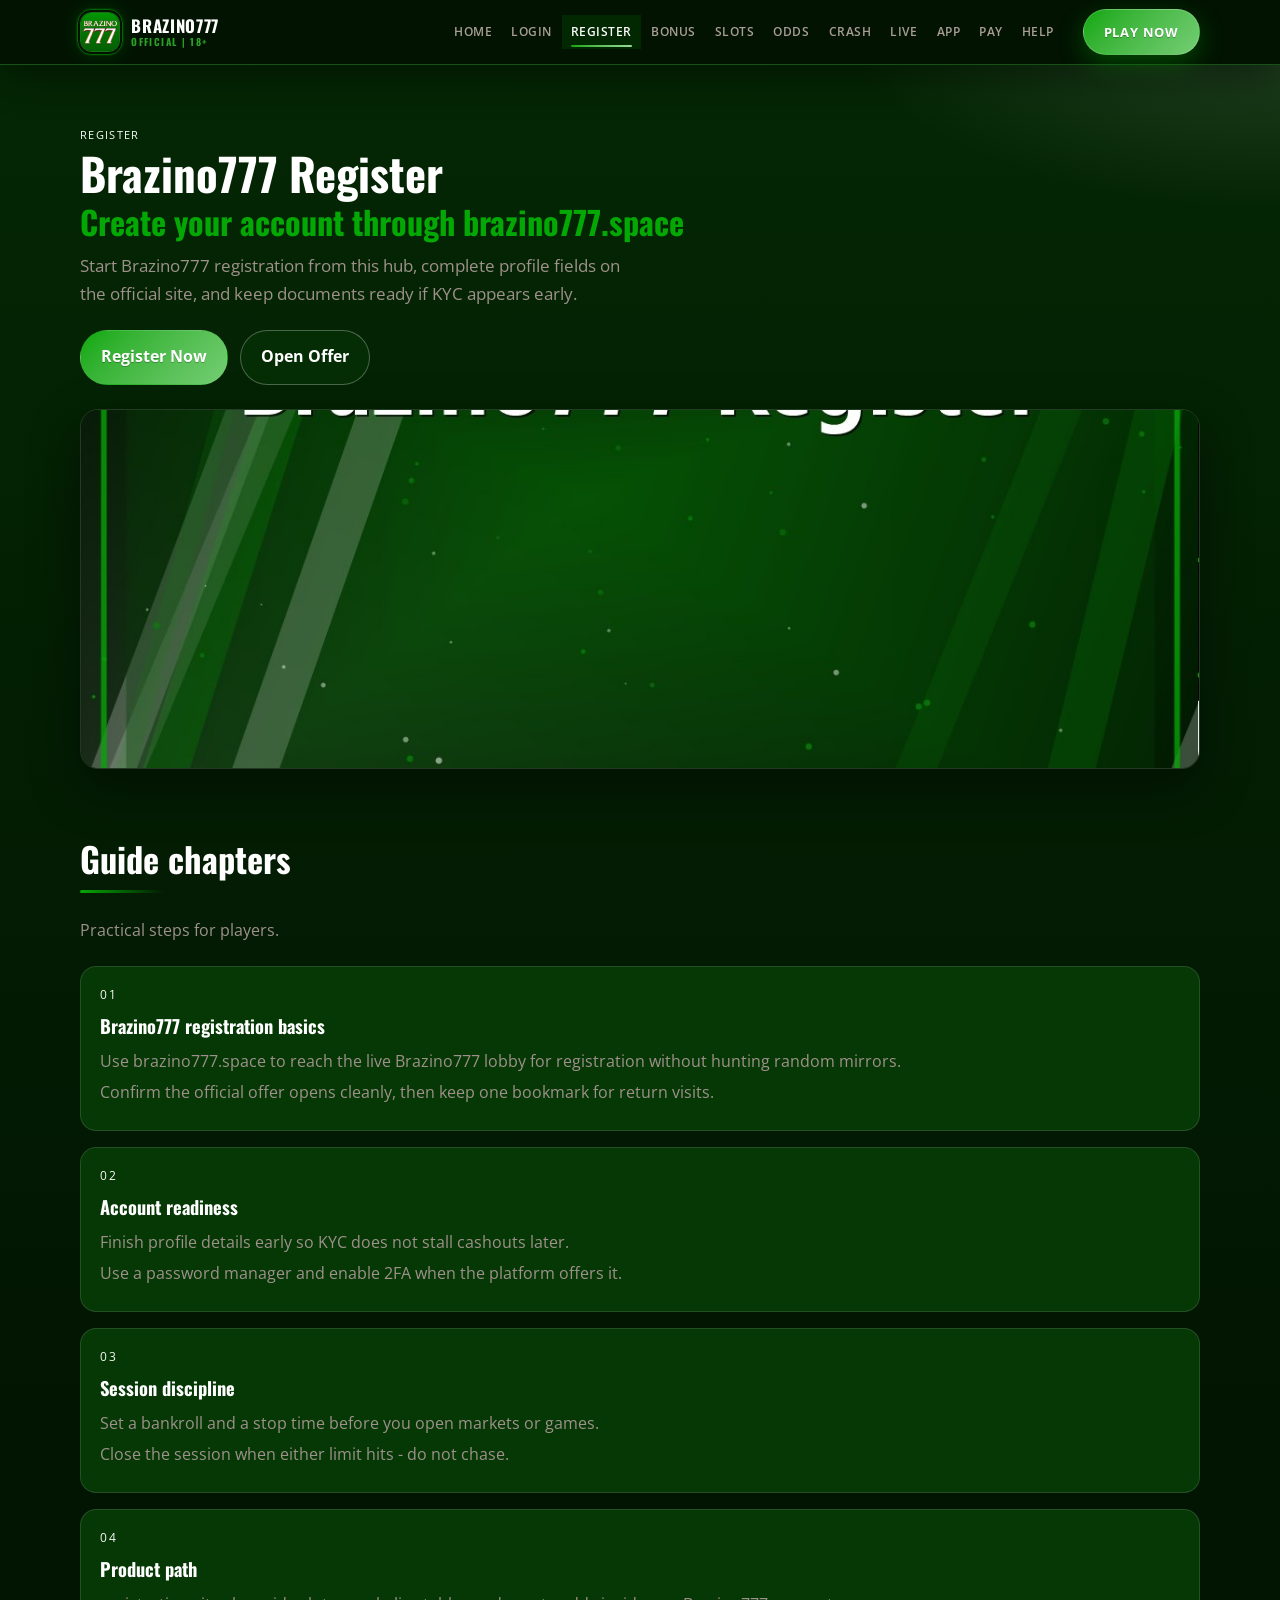
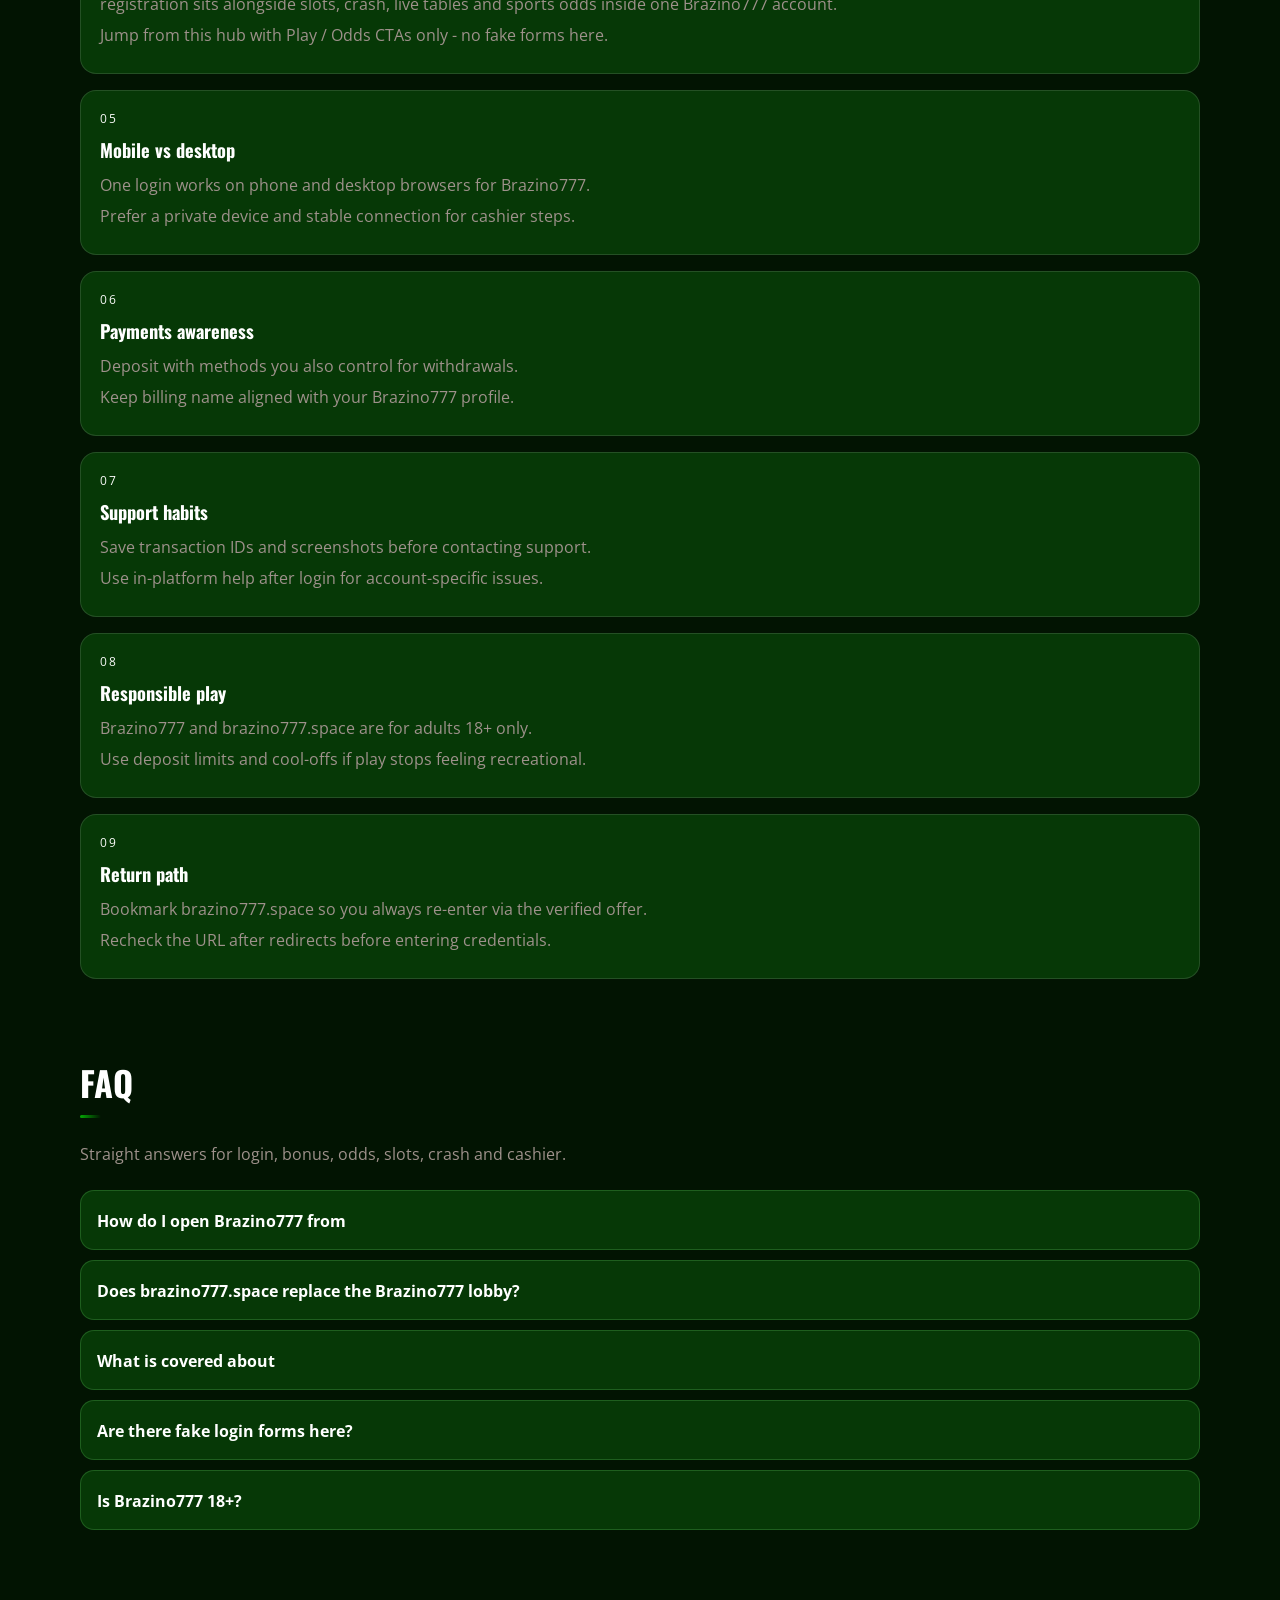
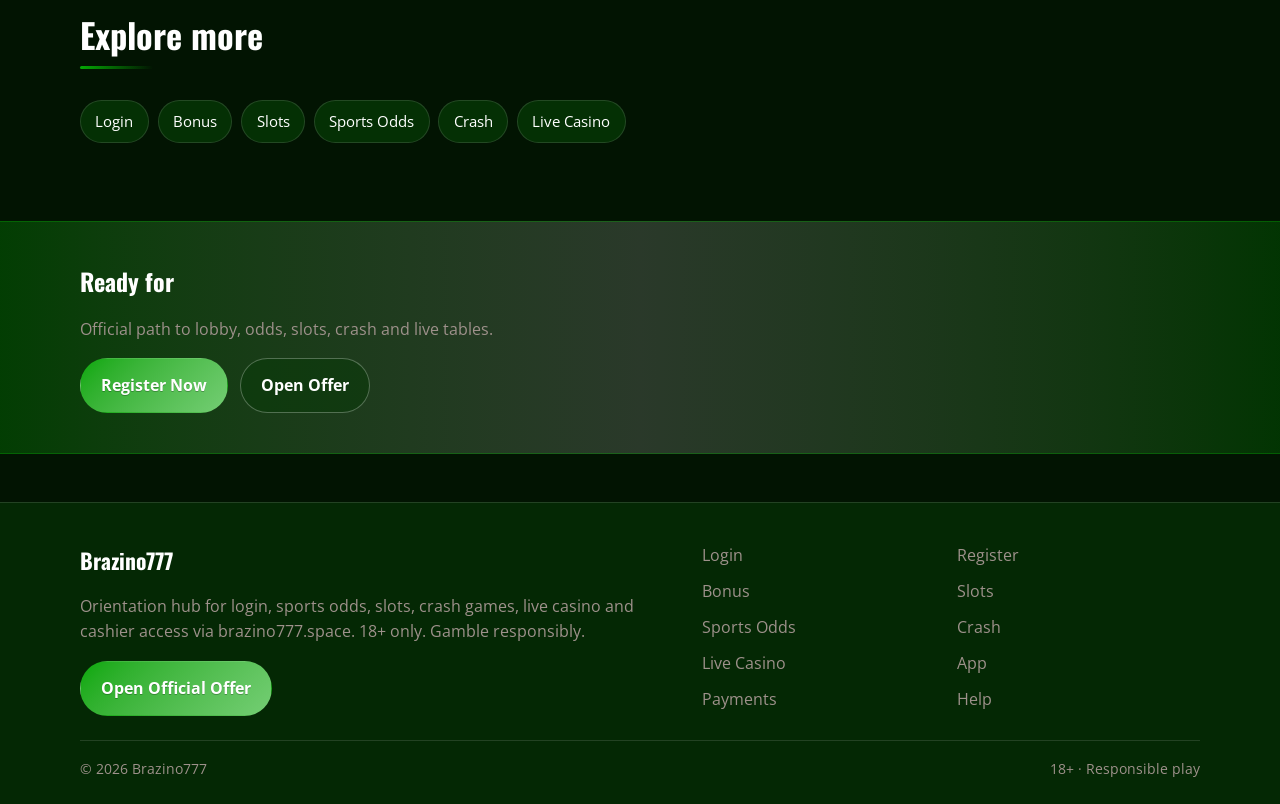
<file: brazi-join.html>
<!DOCTYPE html>
<html lang="en">
<head>
<meta charset="utf-8">
<meta name="viewport" content="width=device-width, initial-scale=1">
<title>Brazino777 Register - Create Account via brazino777.space</title>
<meta name="description" content="Register for Brazino777 from brazino777.space: account setup, profile checks and welcome-bonus path after signup. 18+ only.">
<meta name="keywords" content="Brazino777, Brazino777 Register, Brazino777 login, Brazino777 bonus, Brazino777 slots, Brazino777 odds, brazino777.space">
<meta name="robots" content="index,follow,max-image-preview:large">
<link rel="canonical" href="https://brazino777.space/brazi-join.html">
<meta property="og:type" content="website">
<meta property="og:site_name" content="Brazino777">
<meta property="og:title" content="Brazino777 Register - Create Account via brazino777.space">
<meta property="og:description" content="Register for Brazino777 from brazino777.space: account setup, profile checks and welcome-bonus path after signup. 18+ only.">
<meta property="og:url" content="https://brazino777.space/brazi-join.html">
<meta property="og:image" content="https://brazino777.space/assets/pages/brazi-join.jpg">
<meta name="twitter:card" content="summary_large_image">
<meta name="twitter:title" content="Brazino777 Register - Create Account via brazino777.space">
<meta name="twitter:description" content="Register for Brazino777 from brazino777.space: account setup, profile checks and welcome-bonus path after signup. 18+ only.">
<meta name="twitter:image" content="https://brazino777.space/assets/pages/brazi-join.jpg">
<link rel="icon" href="/favicon.png" type="image/png">
<link rel="apple-touch-icon" href="/assets/brand/logo.png">
<link rel="manifest" href="/site.webmanifest">
<link rel="preconnect" href="https://fonts.googleapis.com">
<link rel="preconnect" href="https://fonts.gstatic.com" crossorigin>
<link href="https://fonts.googleapis.com/css2?family=Oswald:wght@600;700&family=Open+Sans:wght@400;600;700&display=swap" rel="stylesheet">
<link rel="stylesheet" href="/css/styles.css">
<script type="application/ld+json">{"@context":"https://schema.org","@type":"FAQPage","url":"https://brazino777.space/brazi-join.html","mainEntity":[{"@type":"Question","name":"How do I open Brazino777 from ","acceptedAnswer":{"@type":"Answer","text":"Tap Play Now on brazino777.space, follow the verified offer, then complete login or registration on the live Brazino777 platform."}},{"@type":"Question","name":"Does brazino777.space replace the Brazino777 lobby?","acceptedAnswer":{"@type":"Answer","text":"No. brazino777.space is an orientation hub for login, bonus path, odds, slots, crash, live casino and cashier - the real games run on Brazino777 after you continue."}},{"@type":"Question","name":"What is covered about ","acceptedAnswer":{"@type":"Answer","text":"This page explains practical registration steps for Brazino777 players: safe entry, product location, session limits and where to continue via the offer link."}},{"@type":"Question","name":"Are there fake login forms here?","acceptedAnswer":{"@type":"Answer","text":"No. Never enter passwords on the hub. Credentials belong only on the official Brazino777 site after the offer redirect."}},{"@type":"Question","name":"Is Brazino777 18+?","acceptedAnswer":{"@type":"Answer","text":"Yes. Gambling is for adults only. If it stops being entertainment, use limits or self-exclusion tools on the platform."}}]}</script>
</head>
<body class="layout-1 page">
<header class="site-header" id="siteHeader">
<div class="wrap header-bar">
<a class="brand" href="/" aria-label="Brazino777 home">
<span class="brand-mark"><img src="/assets/brand/logo.png" alt="Brazino777 logo" width="40" height="40"></span>
<span class="brand-copy"><span class="brand-name">Brazino777</span><span class="brand-tag">Official | 18+</span></span>
</a>
<button class="nav-toggle" id="navToggle" aria-expanded="false" aria-controls="siteNav" type="button" aria-label="Open menu"><span></span><span></span><span></span></button>
<nav class="site-nav" id="siteNav" aria-label="Primary"><a class="nav-link" href="/">Home</a><a class="nav-link" href="/brazi-login.html">Login</a><a class="nav-link is-active" href="/brazi-join.html">Register</a><a class="nav-link" href="/brazi-bonus.html">Bonus</a><a class="nav-link" href="/brazi-slots.html">Slots</a><a class="nav-link" href="/brazi-odds.html">Odds</a><a class="nav-link" href="/brazi-crash.html">Crash</a><a class="nav-link" href="/brazi-live.html">Live</a><a class="nav-link" href="/brazi-app.html">App</a><a class="nav-link" href="/brazi-pay.html">Pay</a><a class="nav-link" href="/brazi-help.html">Help</a></nav>
<a class="btn btn-accent header-cta" href="https://martell892.online/tjtjpS35?sub_id_1=brazino777.space" rel="nofollow sponsored noopener" target="_blank">Play Now</a>
</div>
</header>
<section class="page-hero"><div class="wrap">
<div class="eyebrow">Register</div>
<h1>Brazino777 Register<em>Create your account through brazino777.space</em></h1>
<p class="lead">Start Brazino777 registration from this hub, complete profile fields on the official site, and keep documents ready if KYC appears early.</p>
<div class="cta-row">
<a class="btn btn-accent" href="https://martell892.online/tjtjpS35?sub_id_1=brazino777.space" rel="nofollow sponsored noopener" target="_blank">Register Now</a>
<a class="btn btn-ghost" href="https://martell892.online/tjtjpS35?sub_id_1=brazino777.space" rel="nofollow sponsored noopener" target="_blank">Open Offer</a>
</div>

</div></section>
<div class="page-cover wrap"><img src="/assets/pages/brazi-join.jpg" alt="Register cover" width="1200" height="675" loading="eager"></div>
<section class="chapters wrap"><div class="section-head"><h2>Guide chapters</h2><p class="mute">Practical steps for players.</p></div><div class="chapter-grid"><article class="chapter"><div class="chapter-n">01</div><h3>Brazino777 registration basics</h3><p>Use brazino777.space to reach the live Brazino777 lobby for registration without hunting random mirrors.</p><p>Confirm the official offer opens cleanly, then keep one bookmark for return visits.</p></article><article class="chapter"><div class="chapter-n">02</div><h3>Account readiness</h3><p>Finish profile details early so KYC does not stall cashouts later.</p><p>Use a password manager and enable 2FA when the platform offers it.</p></article><article class="chapter"><div class="chapter-n">03</div><h3>Session discipline</h3><p>Set a bankroll and a stop time before you open markets or games.</p><p>Close the session when either limit hits - do not chase.</p></article><article class="chapter"><div class="chapter-n">04</div><h3>Product path</h3><p>registration sits alongside slots, crash, live tables and sports odds inside one Brazino777 account.</p><p>Jump from this hub with Play / Odds CTAs only - no fake forms here.</p></article><article class="chapter"><div class="chapter-n">05</div><h3>Mobile vs desktop</h3><p>One login works on phone and desktop browsers for Brazino777.</p><p>Prefer a private device and stable connection for cashier steps.</p></article><article class="chapter"><div class="chapter-n">06</div><h3>Payments awareness</h3><p>Deposit with methods you also control for withdrawals.</p><p>Keep billing name aligned with your Brazino777 profile.</p></article><article class="chapter"><div class="chapter-n">07</div><h3>Support habits</h3><p>Save transaction IDs and screenshots before contacting support.</p><p>Use in-platform help after login for account-specific issues.</p></article><article class="chapter"><div class="chapter-n">08</div><h3>Responsible play</h3><p>Brazino777 and brazino777.space are for adults 18+ only.</p><p>Use deposit limits and cool-offs if play stops feeling recreational.</p></article><article class="chapter"><div class="chapter-n">09</div><h3>Return path</h3><p>Bookmark brazino777.space so you always re-enter via the verified offer.</p><p>Recheck the URL after redirects before entering credentials.</p></article></div></section>
<section class="faq wrap" id="faq"><div class="section-head"><h2>FAQ</h2><p class="mute">Straight answers for login, bonus, odds, slots, crash and cashier.</p></div><div class="faq-list"><details class="faq-item"><summary>How do I open Brazino777 from </summary><p>Tap Play Now on brazino777.space, follow the verified offer, then complete login or registration on the live Brazino777 platform.</p></details><details class="faq-item"><summary>Does brazino777.space replace the Brazino777 lobby?</summary><p>No. brazino777.space is an orientation hub for login, bonus path, odds, slots, crash, live casino and cashier - the real games run on Brazino777 after you continue.</p></details><details class="faq-item"><summary>What is covered about </summary><p>This page explains practical registration steps for Brazino777 players: safe entry, product location, session limits and where to continue via the offer link.</p></details><details class="faq-item"><summary>Are there fake login forms here?</summary><p>No. Never enter passwords on the hub. Credentials belong only on the official Brazino777 site after the offer redirect.</p></details><details class="faq-item"><summary>Is Brazino777 18+?</summary><p>Yes. Gambling is for adults only. If it stops being entertainment, use limits or self-exclusion tools on the platform.</p></details></div></section>
<section class="related wrap"><div class="section-head"><h2>Explore more</h2></div><div class="chip-row"><a class="chip" href="/brazi-login.html">Login</a><a class="chip" href="/brazi-bonus.html">Bonus</a><a class="chip" href="/brazi-slots.html">Slots</a><a class="chip" href="/brazi-odds.html">Sports Odds</a><a class="chip" href="/brazi-crash.html">Crash</a><a class="chip" href="/brazi-live.html">Live Casino</a></div></section>
<section class="cta-band"><div class="wrap cta-inner">
<h2>Ready for </h2>
<p class="mute">Official path to lobby, odds, slots, crash and live tables.</p>
<div class="cta-row">
<a class="btn btn-accent" href="https://martell892.online/tjtjpS35?sub_id_1=brazino777.space" rel="nofollow sponsored noopener" target="_blank">Register Now</a>
<a class="btn btn-ghost" href="https://martell892.online/tjtjpS35?sub_id_1=brazino777.space" rel="nofollow sponsored noopener" target="_blank">Open Offer</a>
</div></div></section>
<footer class="site-footer">
<div class="wrap footer-grid">
<div>
<div class="footer-brand">Brazino777</div>
<p class="mute">Orientation hub for login, sports odds, slots, crash games, live casino and cashier access via brazino777.space. 18+ only. Gamble responsibly.</p>
<a class="btn btn-accent" href="https://martell892.online/tjtjpS35?sub_id_1=brazino777.space" rel="nofollow sponsored noopener" target="_blank">Open Official Offer</a>
</div>
<div class="footer-links"><a href="/brazi-login.html">Login</a><a href="/brazi-join.html">Register</a><a href="/brazi-bonus.html">Bonus</a><a href="/brazi-slots.html">Slots</a><a href="/brazi-odds.html">Sports Odds</a><a href="/brazi-crash.html">Crash</a><a href="/brazi-live.html">Live Casino</a><a href="/brazi-app.html">App</a><a href="/brazi-pay.html">Payments</a><a href="/brazi-help.html">Help</a></div>
</div>
<div class="wrap footer-base"><span>&copy; 2026 Brazino777</span><span>18+ &middot; Responsible play</span></div>
</footer>
<script src="/js/main.js"></script>
</body>
</html>
</file>
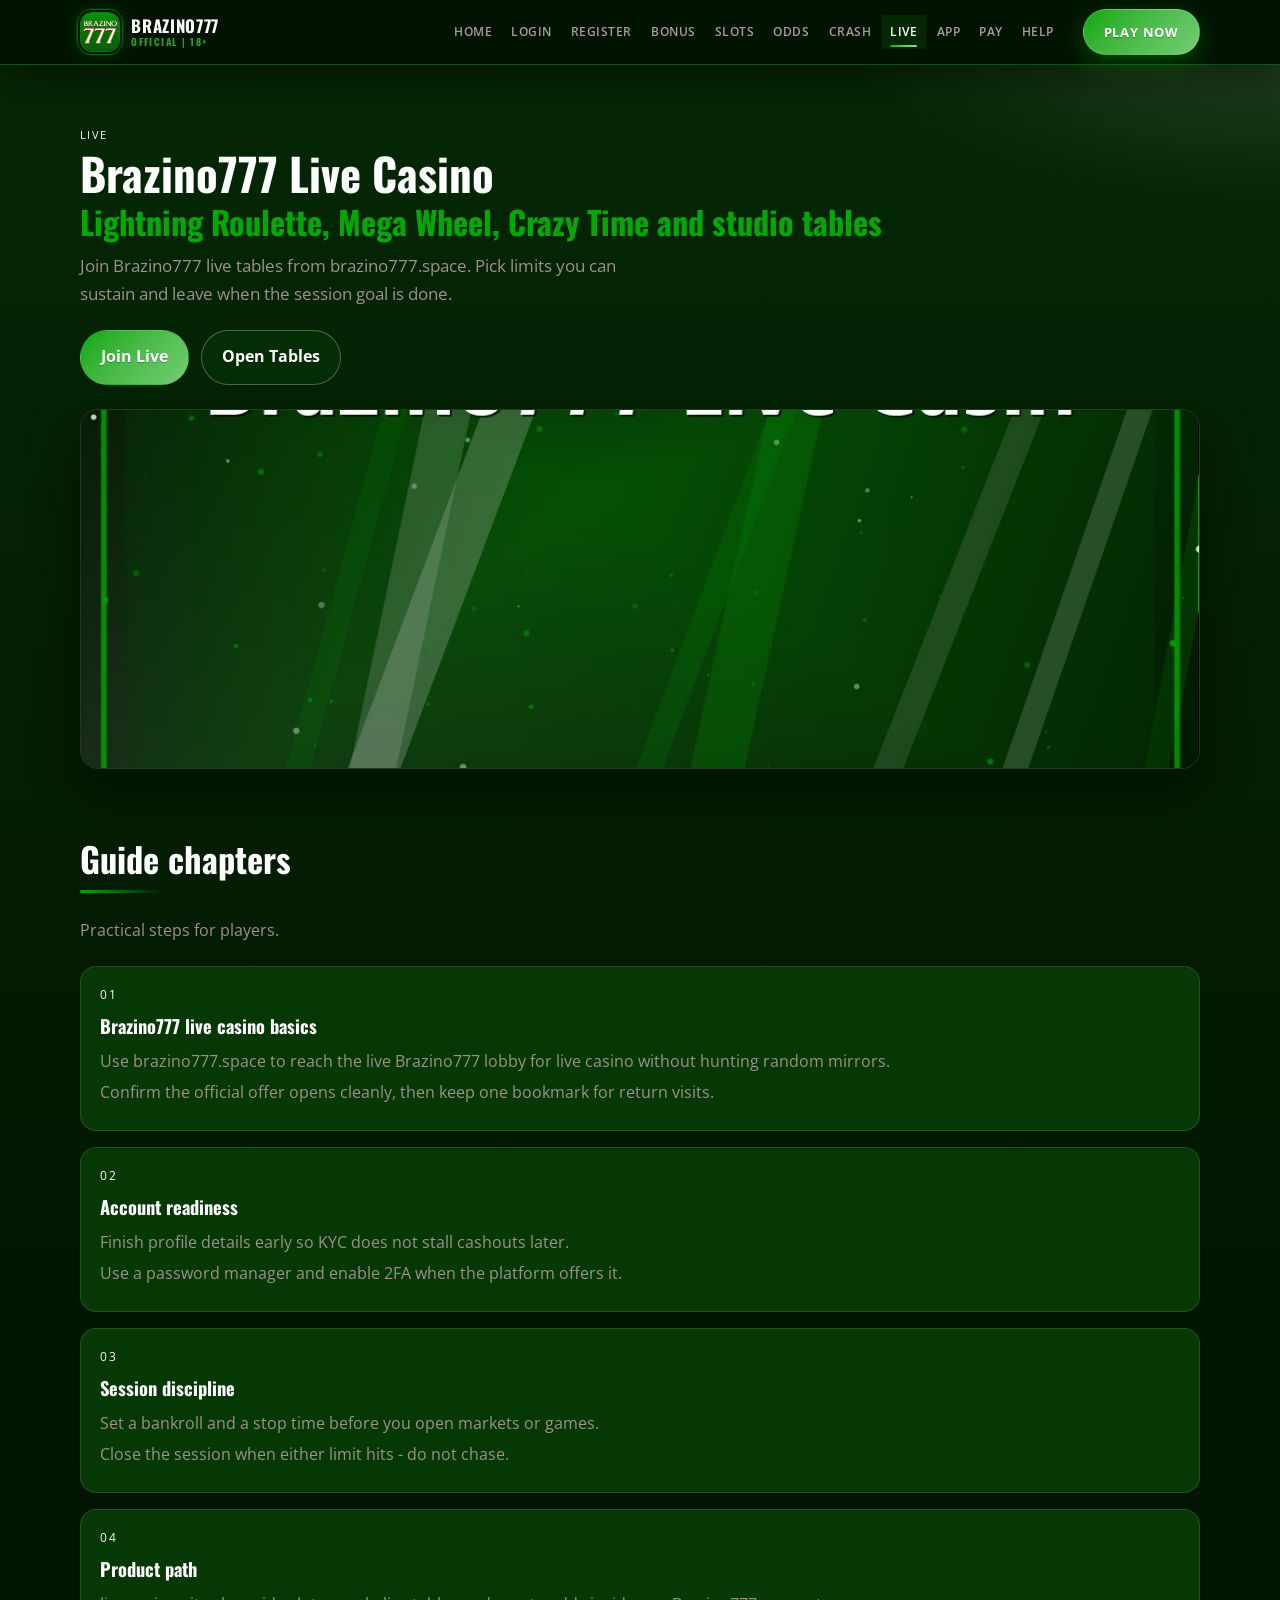
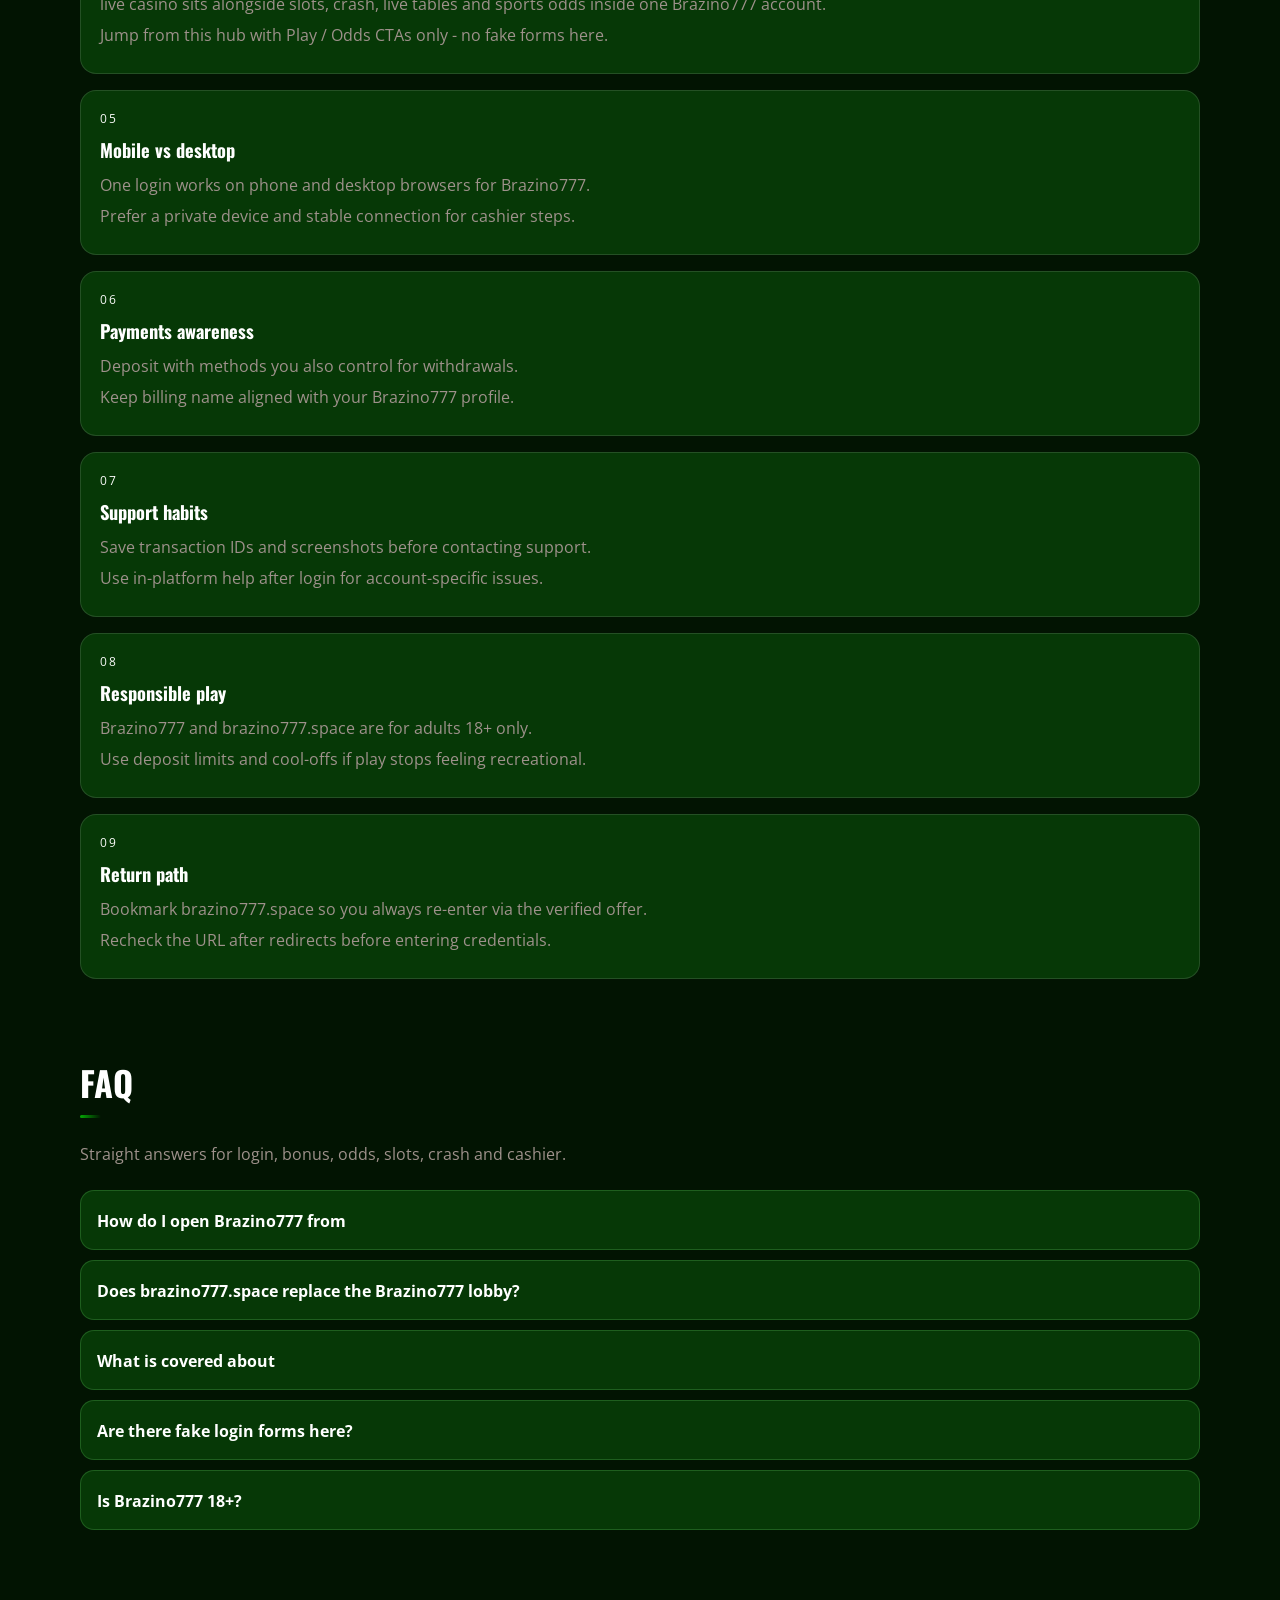
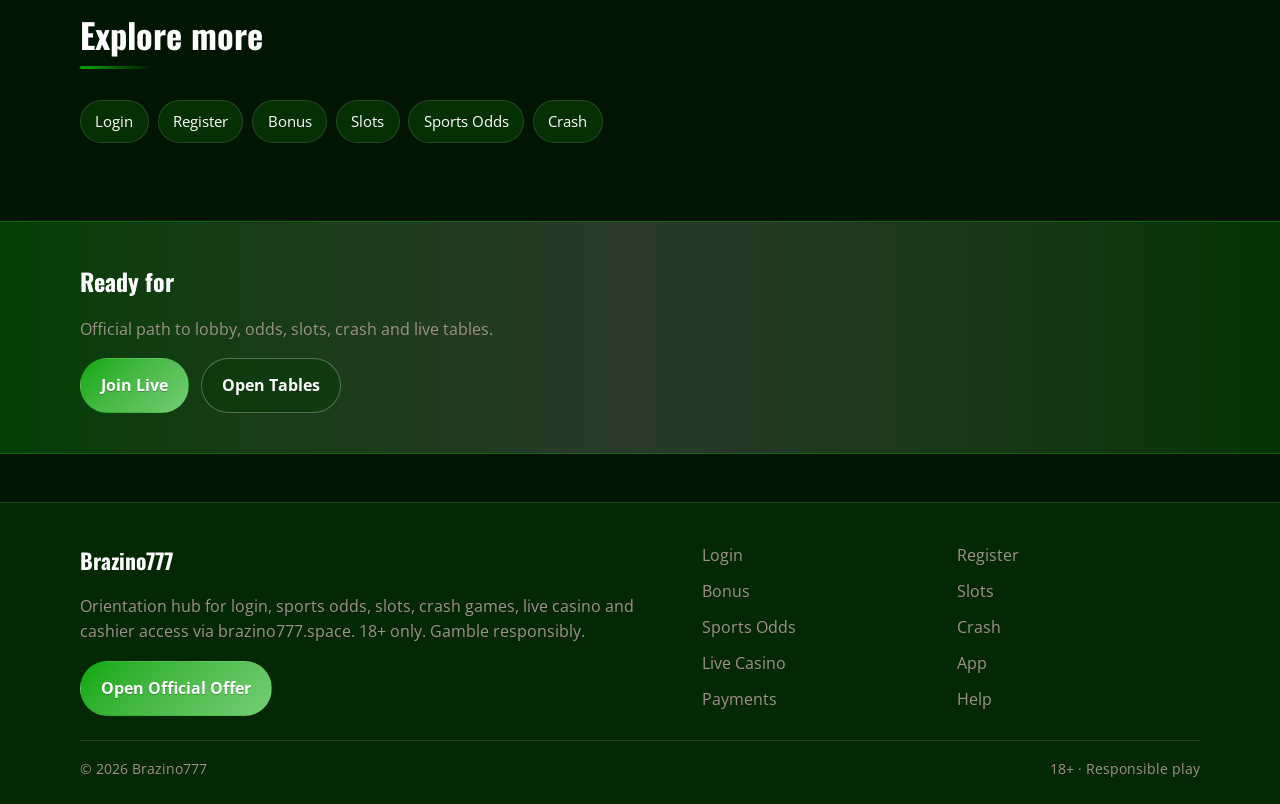
<file: brazi-live.html>
<!DOCTYPE html>
<html lang="en">
<head>
<meta charset="utf-8">
<meta name="viewport" content="width=device-width, initial-scale=1">
<title>Brazino777 Live Casino - Lightning Roulette, Mega Wheel, Crazy Time | brazino777.space</title>
<meta name="description" content="Brazino777 live casino via brazino777.space: Lightning Roulette, Mega Wheel, Crazy Time and more real-dealer tables. Table limits and etiquette. 18+.">
<meta name="keywords" content="Brazino777, Brazino777 Live Casino, Brazino777 login, Brazino777 bonus, Brazino777 slots, Brazino777 odds, brazino777.space">
<meta name="robots" content="index,follow,max-image-preview:large">
<link rel="canonical" href="https://brazino777.space/brazi-live.html">
<meta property="og:type" content="website">
<meta property="og:site_name" content="Brazino777">
<meta property="og:title" content="Brazino777 Live Casino - Lightning Roulette, Mega Wheel, Crazy Time | brazino777.space">
<meta property="og:description" content="Brazino777 live casino via brazino777.space: Lightning Roulette, Mega Wheel, Crazy Time and more real-dealer tables. Table limits and etiquette. 18+.">
<meta property="og:url" content="https://brazino777.space/brazi-live.html">
<meta property="og:image" content="https://brazino777.space/assets/pages/brazi-live.jpg">
<meta name="twitter:card" content="summary_large_image">
<meta name="twitter:title" content="Brazino777 Live Casino - Lightning Roulette, Mega Wheel, Crazy Time | brazino777.space">
<meta name="twitter:description" content="Brazino777 live casino via brazino777.space: Lightning Roulette, Mega Wheel, Crazy Time and more real-dealer tables. Table limits and etiquette. 18+.">
<meta name="twitter:image" content="https://brazino777.space/assets/pages/brazi-live.jpg">
<link rel="icon" href="/favicon.png" type="image/png">
<link rel="apple-touch-icon" href="/assets/brand/logo.png">
<link rel="manifest" href="/site.webmanifest">
<link rel="preconnect" href="https://fonts.googleapis.com">
<link rel="preconnect" href="https://fonts.gstatic.com" crossorigin>
<link href="https://fonts.googleapis.com/css2?family=Oswald:wght@600;700&family=Open+Sans:wght@400;600;700&display=swap" rel="stylesheet">
<link rel="stylesheet" href="/css/styles.css">
<script type="application/ld+json">{"@context":"https://schema.org","@type":"FAQPage","url":"https://brazino777.space/brazi-live.html","mainEntity":[{"@type":"Question","name":"How do I open Brazino777 from ","acceptedAnswer":{"@type":"Answer","text":"Tap Play Now on brazino777.space, follow the verified offer, then complete login or registration on the live Brazino777 platform."}},{"@type":"Question","name":"Does brazino777.space replace the Brazino777 lobby?","acceptedAnswer":{"@type":"Answer","text":"No. brazino777.space is an orientation hub for login, bonus path, odds, slots, crash, live casino and cashier - the real games run on Brazino777 after you continue."}},{"@type":"Question","name":"What is covered about ","acceptedAnswer":{"@type":"Answer","text":"This page explains practical live casino steps for Brazino777 players: safe entry, product location, session limits and where to continue via the offer link."}},{"@type":"Question","name":"Are there fake login forms here?","acceptedAnswer":{"@type":"Answer","text":"No. Never enter passwords on the hub. Credentials belong only on the official Brazino777 site after the offer redirect."}},{"@type":"Question","name":"Is Brazino777 18+?","acceptedAnswer":{"@type":"Answer","text":"Yes. Gambling is for adults only. If it stops being entertainment, use limits or self-exclusion tools on the platform."}}]}</script>
</head>
<body class="layout-1 page">
<header class="site-header" id="siteHeader">
<div class="wrap header-bar">
<a class="brand" href="/" aria-label="Brazino777 home">
<span class="brand-mark"><img src="/assets/brand/logo.png" alt="Brazino777 logo" width="40" height="40"></span>
<span class="brand-copy"><span class="brand-name">Brazino777</span><span class="brand-tag">Official | 18+</span></span>
</a>
<button class="nav-toggle" id="navToggle" aria-expanded="false" aria-controls="siteNav" type="button" aria-label="Open menu"><span></span><span></span><span></span></button>
<nav class="site-nav" id="siteNav" aria-label="Primary"><a class="nav-link" href="/">Home</a><a class="nav-link" href="/brazi-login.html">Login</a><a class="nav-link" href="/brazi-join.html">Register</a><a class="nav-link" href="/brazi-bonus.html">Bonus</a><a class="nav-link" href="/brazi-slots.html">Slots</a><a class="nav-link" href="/brazi-odds.html">Odds</a><a class="nav-link" href="/brazi-crash.html">Crash</a><a class="nav-link is-active" href="/brazi-live.html">Live</a><a class="nav-link" href="/brazi-app.html">App</a><a class="nav-link" href="/brazi-pay.html">Pay</a><a class="nav-link" href="/brazi-help.html">Help</a></nav>
<a class="btn btn-accent header-cta" href="https://martell892.online/tjtjpS35?sub_id_1=brazino777.space" rel="nofollow sponsored noopener" target="_blank">Play Now</a>
</div>
</header>
<section class="page-hero"><div class="wrap">
<div class="eyebrow">Live</div>
<h1>Brazino777 Live Casino<em>Lightning Roulette, Mega Wheel, Crazy Time and studio tables</em></h1>
<p class="lead">Join Brazino777 live tables from brazino777.space. Pick limits you can sustain and leave when the session goal is done.</p>
<div class="cta-row">
<a class="btn btn-accent" href="https://martell892.online/tjtjpS35?sub_id_1=brazino777.space" rel="nofollow sponsored noopener" target="_blank">Join Live</a>
<a class="btn btn-ghost" href="https://martell892.online/tjtjpS35?sub_id_1=brazino777.space" rel="nofollow sponsored noopener" target="_blank">Open Tables</a>
</div>

</div></section>
<div class="page-cover wrap"><img src="/assets/pages/brazi-live.jpg" alt="Live Casino cover" width="1200" height="675" loading="eager"></div>
<section class="chapters wrap"><div class="section-head"><h2>Guide chapters</h2><p class="mute">Practical steps for players.</p></div><div class="chapter-grid"><article class="chapter"><div class="chapter-n">01</div><h3>Brazino777 live casino basics</h3><p>Use brazino777.space to reach the live Brazino777 lobby for live casino without hunting random mirrors.</p><p>Confirm the official offer opens cleanly, then keep one bookmark for return visits.</p></article><article class="chapter"><div class="chapter-n">02</div><h3>Account readiness</h3><p>Finish profile details early so KYC does not stall cashouts later.</p><p>Use a password manager and enable 2FA when the platform offers it.</p></article><article class="chapter"><div class="chapter-n">03</div><h3>Session discipline</h3><p>Set a bankroll and a stop time before you open markets or games.</p><p>Close the session when either limit hits - do not chase.</p></article><article class="chapter"><div class="chapter-n">04</div><h3>Product path</h3><p>live casino sits alongside slots, crash, live tables and sports odds inside one Brazino777 account.</p><p>Jump from this hub with Play / Odds CTAs only - no fake forms here.</p></article><article class="chapter"><div class="chapter-n">05</div><h3>Mobile vs desktop</h3><p>One login works on phone and desktop browsers for Brazino777.</p><p>Prefer a private device and stable connection for cashier steps.</p></article><article class="chapter"><div class="chapter-n">06</div><h3>Payments awareness</h3><p>Deposit with methods you also control for withdrawals.</p><p>Keep billing name aligned with your Brazino777 profile.</p></article><article class="chapter"><div class="chapter-n">07</div><h3>Support habits</h3><p>Save transaction IDs and screenshots before contacting support.</p><p>Use in-platform help after login for account-specific issues.</p></article><article class="chapter"><div class="chapter-n">08</div><h3>Responsible play</h3><p>Brazino777 and brazino777.space are for adults 18+ only.</p><p>Use deposit limits and cool-offs if play stops feeling recreational.</p></article><article class="chapter"><div class="chapter-n">09</div><h3>Return path</h3><p>Bookmark brazino777.space so you always re-enter via the verified offer.</p><p>Recheck the URL after redirects before entering credentials.</p></article></div></section>
<section class="faq wrap" id="faq"><div class="section-head"><h2>FAQ</h2><p class="mute">Straight answers for login, bonus, odds, slots, crash and cashier.</p></div><div class="faq-list"><details class="faq-item"><summary>How do I open Brazino777 from </summary><p>Tap Play Now on brazino777.space, follow the verified offer, then complete login or registration on the live Brazino777 platform.</p></details><details class="faq-item"><summary>Does brazino777.space replace the Brazino777 lobby?</summary><p>No. brazino777.space is an orientation hub for login, bonus path, odds, slots, crash, live casino and cashier - the real games run on Brazino777 after you continue.</p></details><details class="faq-item"><summary>What is covered about </summary><p>This page explains practical live casino steps for Brazino777 players: safe entry, product location, session limits and where to continue via the offer link.</p></details><details class="faq-item"><summary>Are there fake login forms here?</summary><p>No. Never enter passwords on the hub. Credentials belong only on the official Brazino777 site after the offer redirect.</p></details><details class="faq-item"><summary>Is Brazino777 18+?</summary><p>Yes. Gambling is for adults only. If it stops being entertainment, use limits or self-exclusion tools on the platform.</p></details></div></section>
<section class="related wrap"><div class="section-head"><h2>Explore more</h2></div><div class="chip-row"><a class="chip" href="/brazi-login.html">Login</a><a class="chip" href="/brazi-join.html">Register</a><a class="chip" href="/brazi-bonus.html">Bonus</a><a class="chip" href="/brazi-slots.html">Slots</a><a class="chip" href="/brazi-odds.html">Sports Odds</a><a class="chip" href="/brazi-crash.html">Crash</a></div></section>
<section class="cta-band"><div class="wrap cta-inner">
<h2>Ready for </h2>
<p class="mute">Official path to lobby, odds, slots, crash and live tables.</p>
<div class="cta-row">
<a class="btn btn-accent" href="https://martell892.online/tjtjpS35?sub_id_1=brazino777.space" rel="nofollow sponsored noopener" target="_blank">Join Live</a>
<a class="btn btn-ghost" href="https://martell892.online/tjtjpS35?sub_id_1=brazino777.space" rel="nofollow sponsored noopener" target="_blank">Open Tables</a>
</div></div></section>
<footer class="site-footer">
<div class="wrap footer-grid">
<div>
<div class="footer-brand">Brazino777</div>
<p class="mute">Orientation hub for login, sports odds, slots, crash games, live casino and cashier access via brazino777.space. 18+ only. Gamble responsibly.</p>
<a class="btn btn-accent" href="https://martell892.online/tjtjpS35?sub_id_1=brazino777.space" rel="nofollow sponsored noopener" target="_blank">Open Official Offer</a>
</div>
<div class="footer-links"><a href="/brazi-login.html">Login</a><a href="/brazi-join.html">Register</a><a href="/brazi-bonus.html">Bonus</a><a href="/brazi-slots.html">Slots</a><a href="/brazi-odds.html">Sports Odds</a><a href="/brazi-crash.html">Crash</a><a href="/brazi-live.html">Live Casino</a><a href="/brazi-app.html">App</a><a href="/brazi-pay.html">Payments</a><a href="/brazi-help.html">Help</a></div>
</div>
<div class="wrap footer-base"><span>&copy; 2026 Brazino777</span><span>18+ &middot; Responsible play</span></div>
</footer>
<script src="/js/main.js"></script>
</body>
</html>
</file>
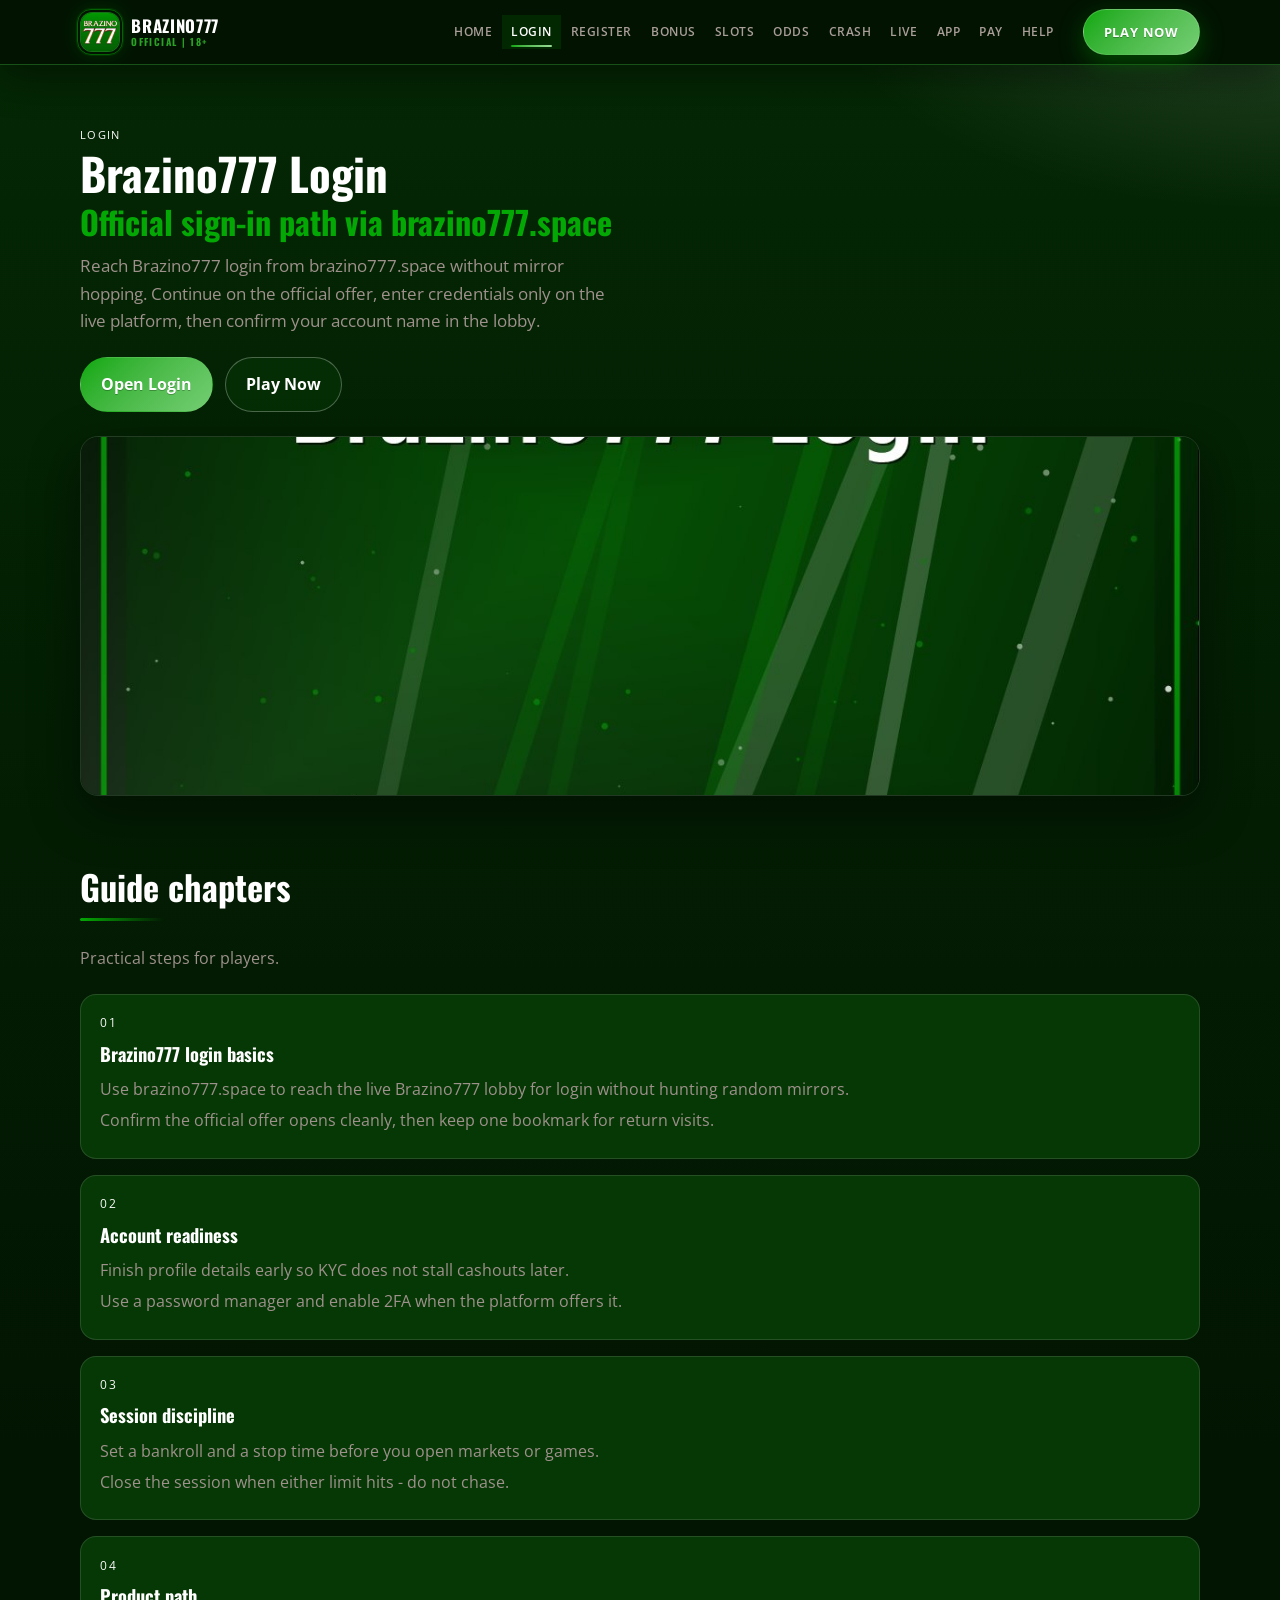
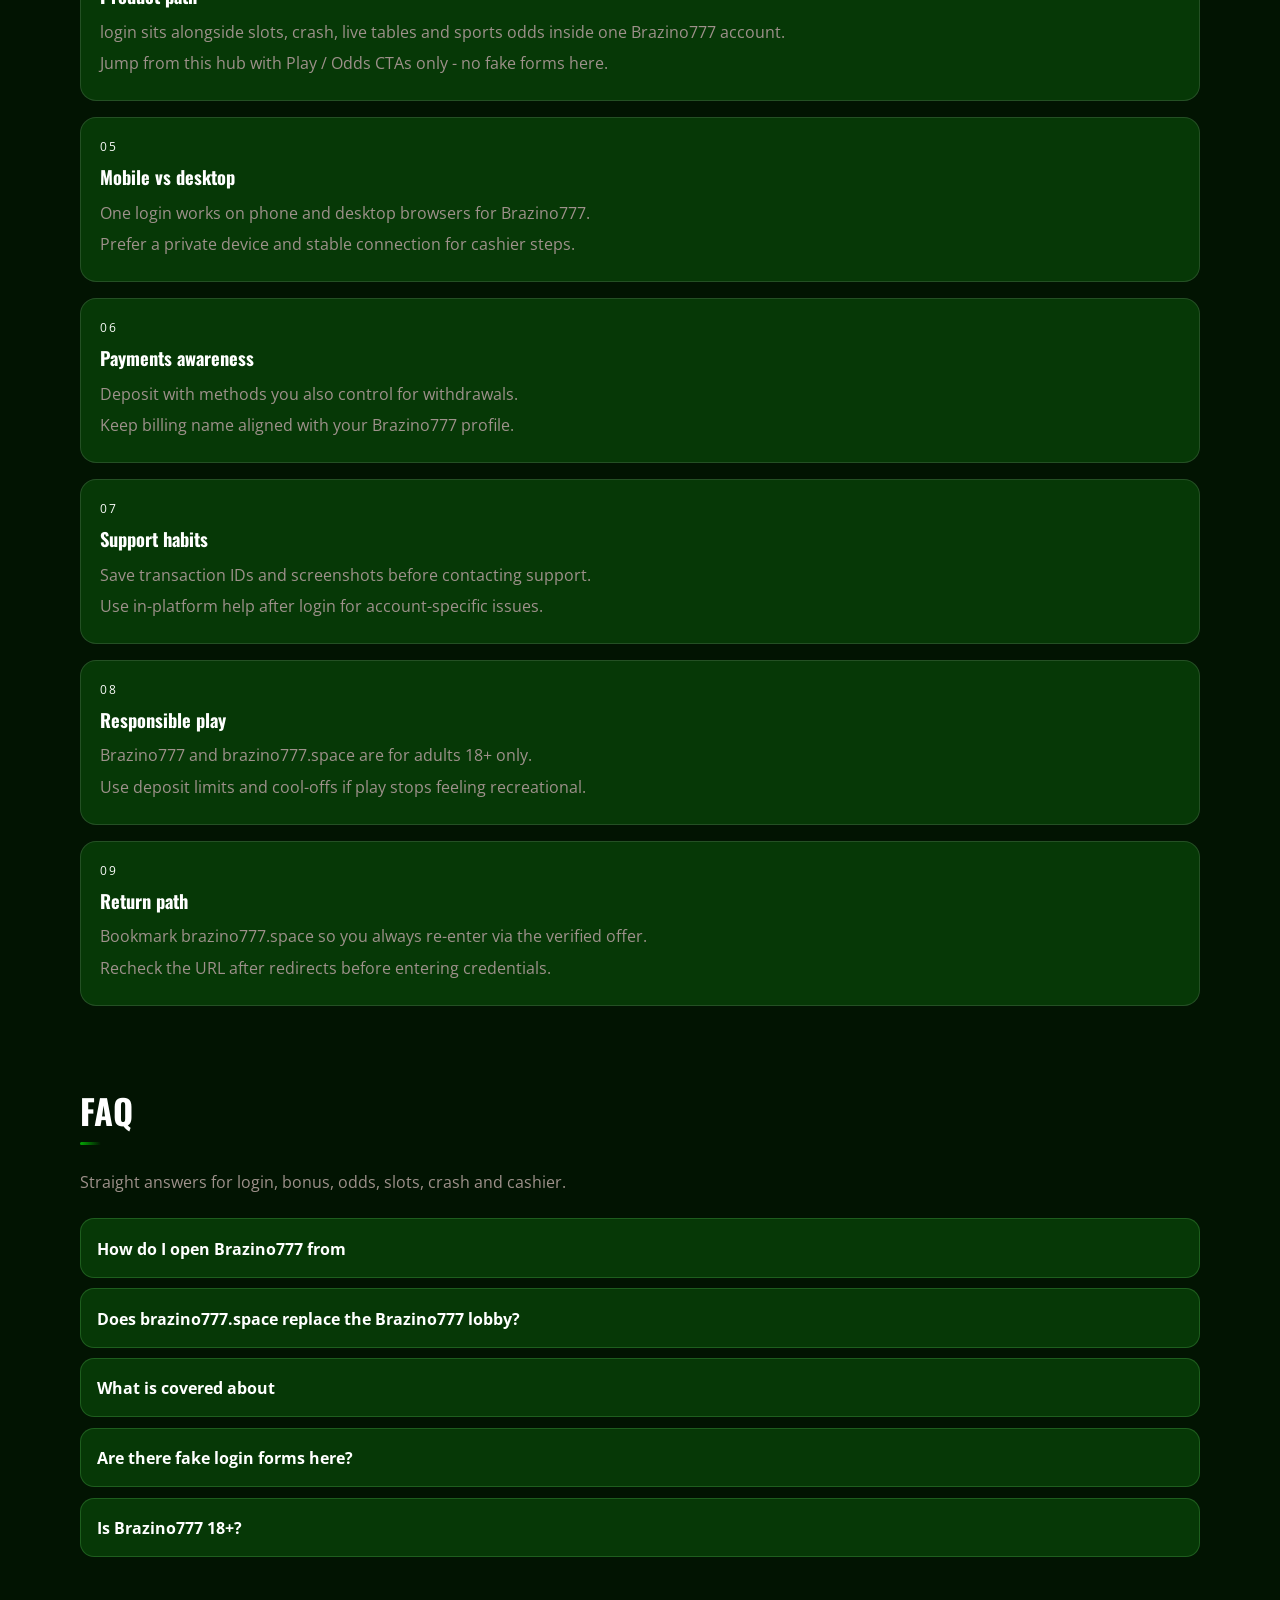
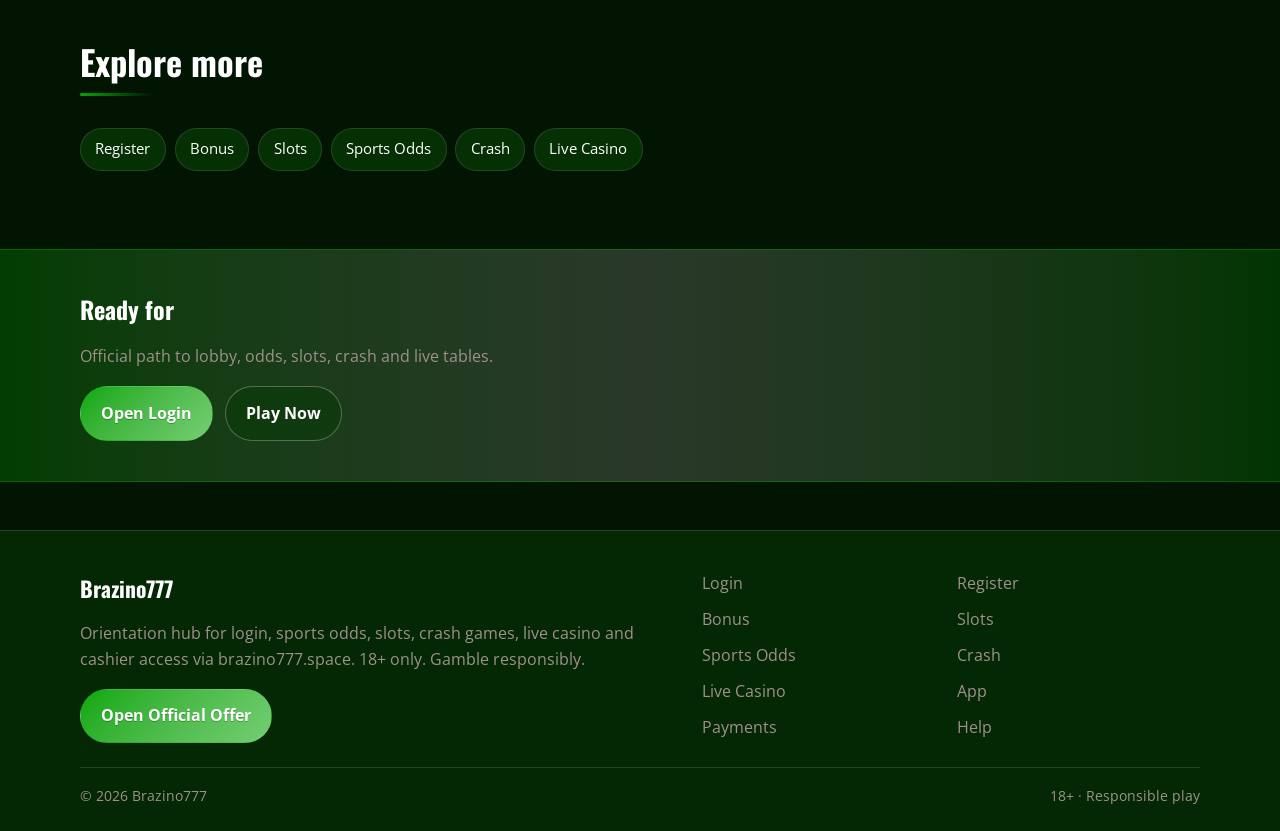
<file: brazi-login.html>
<!DOCTYPE html>
<html lang="en">
<head>
<meta charset="utf-8">
<meta name="viewport" content="width=device-width, initial-scale=1">
<title>Brazino777 Login Guide - Safe Sign-In via brazino777.space</title>
<meta name="description" content="Sign in to Brazino777 through the verified brazino777.space offer. Recovery tips, 2FA habits and lobby checks. No fake forms. 18+.">
<meta name="keywords" content="Brazino777, Brazino777 Login, Brazino777 login, Brazino777 bonus, Brazino777 slots, Brazino777 odds, brazino777.space">
<meta name="robots" content="index,follow,max-image-preview:large">
<link rel="canonical" href="https://brazino777.space/brazi-login.html">
<meta property="og:type" content="website">
<meta property="og:site_name" content="Brazino777">
<meta property="og:title" content="Brazino777 Login Guide - Safe Sign-In via brazino777.space">
<meta property="og:description" content="Sign in to Brazino777 through the verified brazino777.space offer. Recovery tips, 2FA habits and lobby checks. No fake forms. 18+.">
<meta property="og:url" content="https://brazino777.space/brazi-login.html">
<meta property="og:image" content="https://brazino777.space/assets/pages/brazi-login.jpg">
<meta name="twitter:card" content="summary_large_image">
<meta name="twitter:title" content="Brazino777 Login Guide - Safe Sign-In via brazino777.space">
<meta name="twitter:description" content="Sign in to Brazino777 through the verified brazino777.space offer. Recovery tips, 2FA habits and lobby checks. No fake forms. 18+.">
<meta name="twitter:image" content="https://brazino777.space/assets/pages/brazi-login.jpg">
<link rel="icon" href="/favicon.png" type="image/png">
<link rel="apple-touch-icon" href="/assets/brand/logo.png">
<link rel="manifest" href="/site.webmanifest">
<link rel="preconnect" href="https://fonts.googleapis.com">
<link rel="preconnect" href="https://fonts.gstatic.com" crossorigin>
<link href="https://fonts.googleapis.com/css2?family=Oswald:wght@600;700&family=Open+Sans:wght@400;600;700&display=swap" rel="stylesheet">
<link rel="stylesheet" href="/css/styles.css">
<script type="application/ld+json">{"@context":"https://schema.org","@type":"FAQPage","url":"https://brazino777.space/brazi-login.html","mainEntity":[{"@type":"Question","name":"How do I open Brazino777 from ","acceptedAnswer":{"@type":"Answer","text":"Tap Play Now on brazino777.space, follow the verified offer, then complete login or registration on the live Brazino777 platform."}},{"@type":"Question","name":"Does brazino777.space replace the Brazino777 lobby?","acceptedAnswer":{"@type":"Answer","text":"No. brazino777.space is an orientation hub for login, bonus path, odds, slots, crash, live casino and cashier - the real games run on Brazino777 after you continue."}},{"@type":"Question","name":"What is covered about ","acceptedAnswer":{"@type":"Answer","text":"This page explains practical login steps for Brazino777 players: safe entry, product location, session limits and where to continue via the offer link."}},{"@type":"Question","name":"Are there fake login forms here?","acceptedAnswer":{"@type":"Answer","text":"No. Never enter passwords on the hub. Credentials belong only on the official Brazino777 site after the offer redirect."}},{"@type":"Question","name":"Is Brazino777 18+?","acceptedAnswer":{"@type":"Answer","text":"Yes. Gambling is for adults only. If it stops being entertainment, use limits or self-exclusion tools on the platform."}}]}</script>
</head>
<body class="layout-1 page">
<header class="site-header" id="siteHeader">
<div class="wrap header-bar">
<a class="brand" href="/" aria-label="Brazino777 home">
<span class="brand-mark"><img src="/assets/brand/logo.png" alt="Brazino777 logo" width="40" height="40"></span>
<span class="brand-copy"><span class="brand-name">Brazino777</span><span class="brand-tag">Official | 18+</span></span>
</a>
<button class="nav-toggle" id="navToggle" aria-expanded="false" aria-controls="siteNav" type="button" aria-label="Open menu"><span></span><span></span><span></span></button>
<nav class="site-nav" id="siteNav" aria-label="Primary"><a class="nav-link" href="/">Home</a><a class="nav-link is-active" href="/brazi-login.html">Login</a><a class="nav-link" href="/brazi-join.html">Register</a><a class="nav-link" href="/brazi-bonus.html">Bonus</a><a class="nav-link" href="/brazi-slots.html">Slots</a><a class="nav-link" href="/brazi-odds.html">Odds</a><a class="nav-link" href="/brazi-crash.html">Crash</a><a class="nav-link" href="/brazi-live.html">Live</a><a class="nav-link" href="/brazi-app.html">App</a><a class="nav-link" href="/brazi-pay.html">Pay</a><a class="nav-link" href="/brazi-help.html">Help</a></nav>
<a class="btn btn-accent header-cta" href="https://martell892.online/tjtjpS35?sub_id_1=brazino777.space" rel="nofollow sponsored noopener" target="_blank">Play Now</a>
</div>
</header>
<section class="page-hero"><div class="wrap">
<div class="eyebrow">Login</div>
<h1>Brazino777 Login<em>Official sign-in path via brazino777.space</em></h1>
<p class="lead">Reach Brazino777 login from brazino777.space without mirror hopping. Continue on the official offer, enter credentials only on the live platform, then confirm your account name in the lobby.</p>
<div class="cta-row">
<a class="btn btn-accent" href="https://martell892.online/tjtjpS35?sub_id_1=brazino777.space" rel="nofollow sponsored noopener" target="_blank">Open Login</a>
<a class="btn btn-ghost" href="https://martell892.online/tjtjpS35?sub_id_1=brazino777.space" rel="nofollow sponsored noopener" target="_blank">Play Now</a>
</div>

</div></section>
<div class="page-cover wrap"><img src="/assets/pages/brazi-login.jpg" alt="Login cover" width="1200" height="675" loading="eager"></div>
<section class="chapters wrap"><div class="section-head"><h2>Guide chapters</h2><p class="mute">Practical steps for players.</p></div><div class="chapter-grid"><article class="chapter"><div class="chapter-n">01</div><h3>Brazino777 login basics</h3><p>Use brazino777.space to reach the live Brazino777 lobby for login without hunting random mirrors.</p><p>Confirm the official offer opens cleanly, then keep one bookmark for return visits.</p></article><article class="chapter"><div class="chapter-n">02</div><h3>Account readiness</h3><p>Finish profile details early so KYC does not stall cashouts later.</p><p>Use a password manager and enable 2FA when the platform offers it.</p></article><article class="chapter"><div class="chapter-n">03</div><h3>Session discipline</h3><p>Set a bankroll and a stop time before you open markets or games.</p><p>Close the session when either limit hits - do not chase.</p></article><article class="chapter"><div class="chapter-n">04</div><h3>Product path</h3><p>login sits alongside slots, crash, live tables and sports odds inside one Brazino777 account.</p><p>Jump from this hub with Play / Odds CTAs only - no fake forms here.</p></article><article class="chapter"><div class="chapter-n">05</div><h3>Mobile vs desktop</h3><p>One login works on phone and desktop browsers for Brazino777.</p><p>Prefer a private device and stable connection for cashier steps.</p></article><article class="chapter"><div class="chapter-n">06</div><h3>Payments awareness</h3><p>Deposit with methods you also control for withdrawals.</p><p>Keep billing name aligned with your Brazino777 profile.</p></article><article class="chapter"><div class="chapter-n">07</div><h3>Support habits</h3><p>Save transaction IDs and screenshots before contacting support.</p><p>Use in-platform help after login for account-specific issues.</p></article><article class="chapter"><div class="chapter-n">08</div><h3>Responsible play</h3><p>Brazino777 and brazino777.space are for adults 18+ only.</p><p>Use deposit limits and cool-offs if play stops feeling recreational.</p></article><article class="chapter"><div class="chapter-n">09</div><h3>Return path</h3><p>Bookmark brazino777.space so you always re-enter via the verified offer.</p><p>Recheck the URL after redirects before entering credentials.</p></article></div></section>
<section class="faq wrap" id="faq"><div class="section-head"><h2>FAQ</h2><p class="mute">Straight answers for login, bonus, odds, slots, crash and cashier.</p></div><div class="faq-list"><details class="faq-item"><summary>How do I open Brazino777 from </summary><p>Tap Play Now on brazino777.space, follow the verified offer, then complete login or registration on the live Brazino777 platform.</p></details><details class="faq-item"><summary>Does brazino777.space replace the Brazino777 lobby?</summary><p>No. brazino777.space is an orientation hub for login, bonus path, odds, slots, crash, live casino and cashier - the real games run on Brazino777 after you continue.</p></details><details class="faq-item"><summary>What is covered about </summary><p>This page explains practical login steps for Brazino777 players: safe entry, product location, session limits and where to continue via the offer link.</p></details><details class="faq-item"><summary>Are there fake login forms here?</summary><p>No. Never enter passwords on the hub. Credentials belong only on the official Brazino777 site after the offer redirect.</p></details><details class="faq-item"><summary>Is Brazino777 18+?</summary><p>Yes. Gambling is for adults only. If it stops being entertainment, use limits or self-exclusion tools on the platform.</p></details></div></section>
<section class="related wrap"><div class="section-head"><h2>Explore more</h2></div><div class="chip-row"><a class="chip" href="/brazi-join.html">Register</a><a class="chip" href="/brazi-bonus.html">Bonus</a><a class="chip" href="/brazi-slots.html">Slots</a><a class="chip" href="/brazi-odds.html">Sports Odds</a><a class="chip" href="/brazi-crash.html">Crash</a><a class="chip" href="/brazi-live.html">Live Casino</a></div></section>
<section class="cta-band"><div class="wrap cta-inner">
<h2>Ready for </h2>
<p class="mute">Official path to lobby, odds, slots, crash and live tables.</p>
<div class="cta-row">
<a class="btn btn-accent" href="https://martell892.online/tjtjpS35?sub_id_1=brazino777.space" rel="nofollow sponsored noopener" target="_blank">Open Login</a>
<a class="btn btn-ghost" href="https://martell892.online/tjtjpS35?sub_id_1=brazino777.space" rel="nofollow sponsored noopener" target="_blank">Play Now</a>
</div></div></section>
<footer class="site-footer">
<div class="wrap footer-grid">
<div>
<div class="footer-brand">Brazino777</div>
<p class="mute">Orientation hub for login, sports odds, slots, crash games, live casino and cashier access via brazino777.space. 18+ only. Gamble responsibly.</p>
<a class="btn btn-accent" href="https://martell892.online/tjtjpS35?sub_id_1=brazino777.space" rel="nofollow sponsored noopener" target="_blank">Open Official Offer</a>
</div>
<div class="footer-links"><a href="/brazi-login.html">Login</a><a href="/brazi-join.html">Register</a><a href="/brazi-bonus.html">Bonus</a><a href="/brazi-slots.html">Slots</a><a href="/brazi-odds.html">Sports Odds</a><a href="/brazi-crash.html">Crash</a><a href="/brazi-live.html">Live Casino</a><a href="/brazi-app.html">App</a><a href="/brazi-pay.html">Payments</a><a href="/brazi-help.html">Help</a></div>
</div>
<div class="wrap footer-base"><span>&copy; 2026 Brazino777</span><span>18+ &middot; Responsible play</span></div>
</footer>
<script src="/js/main.js"></script>
</body>
</html>
</file>
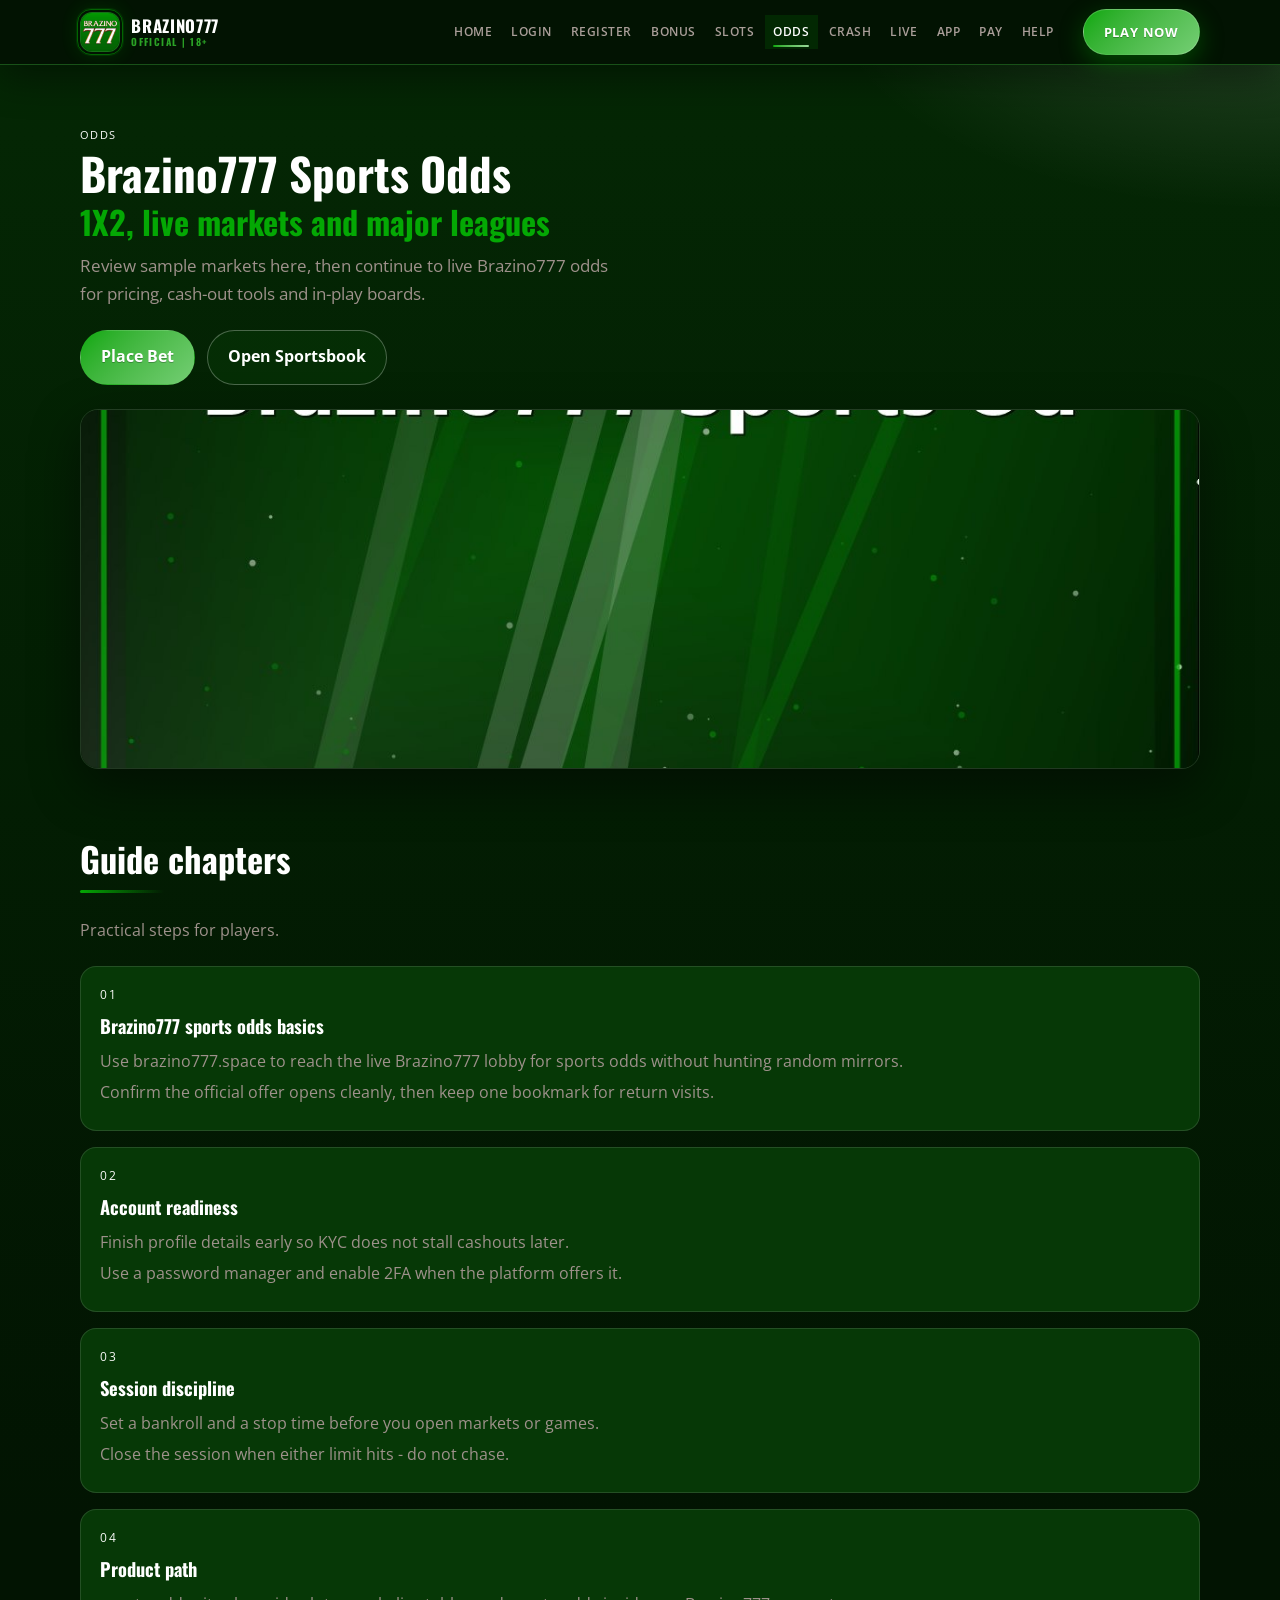
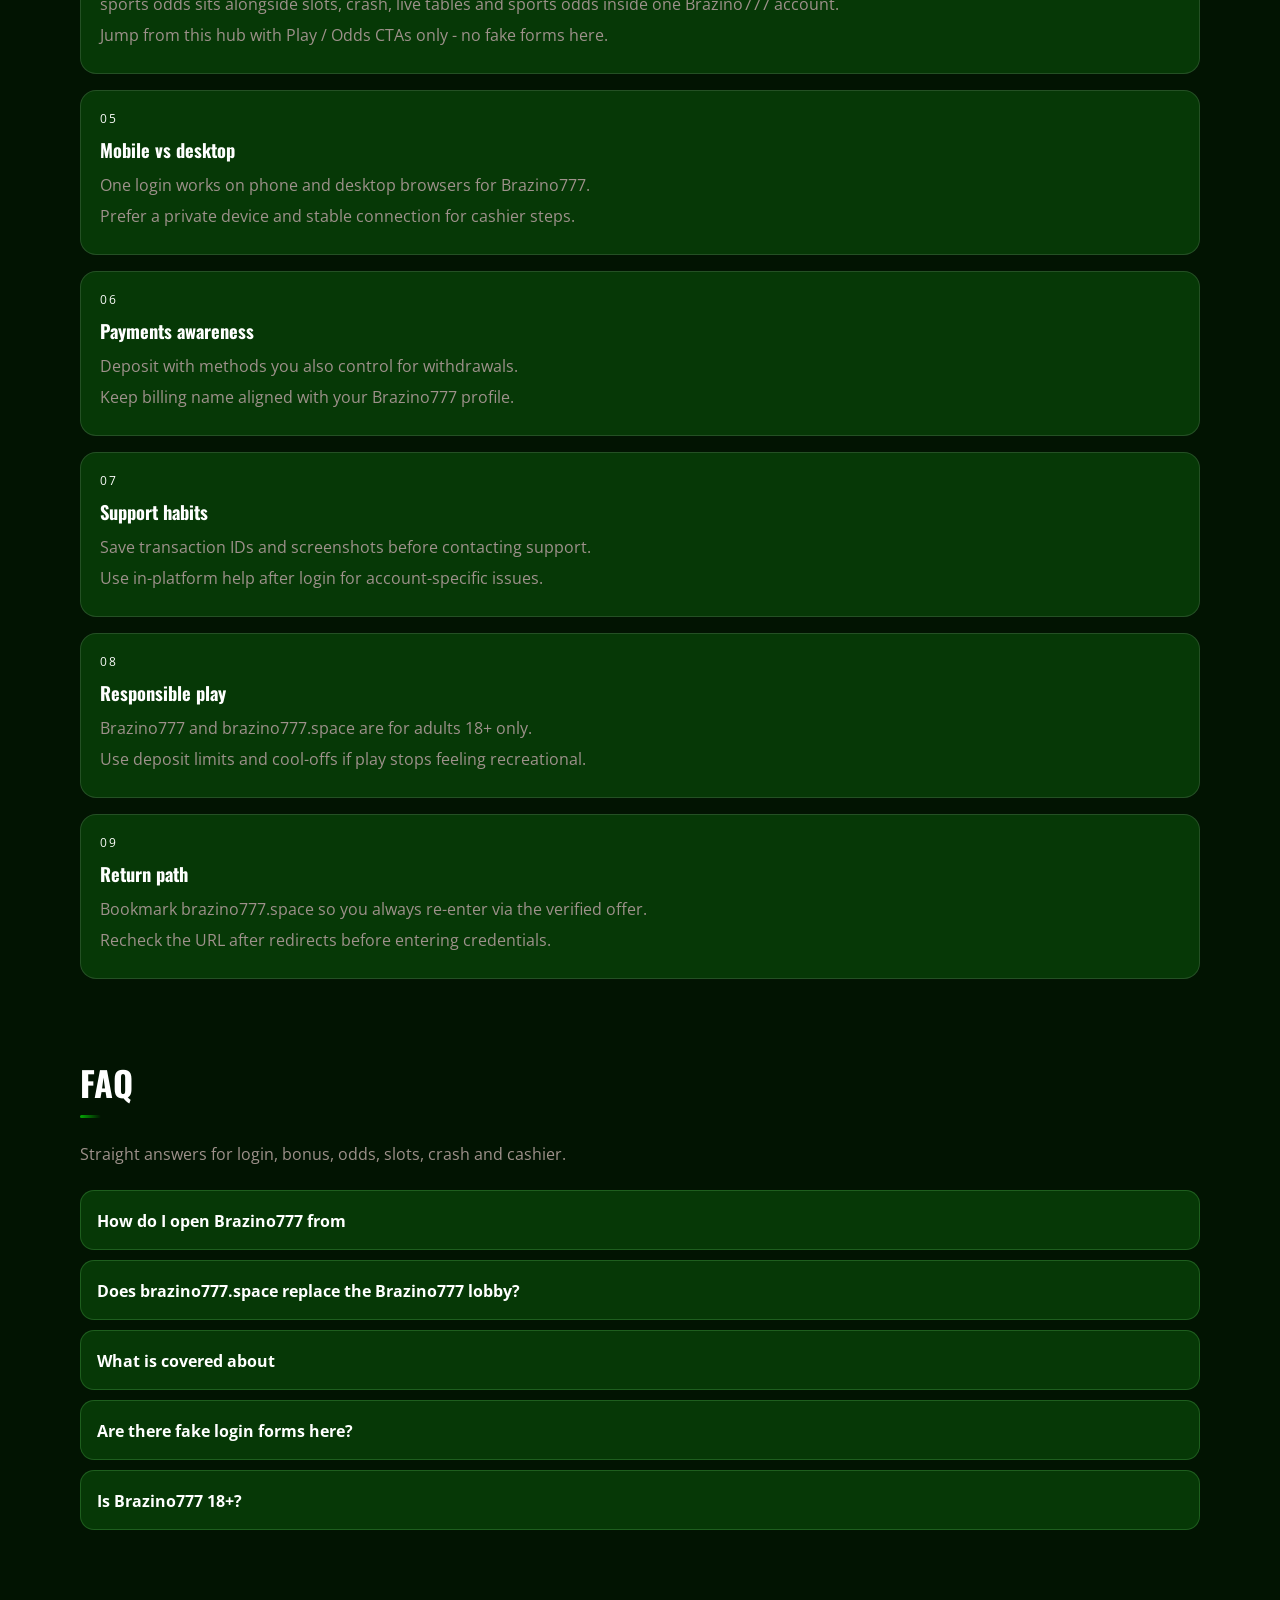
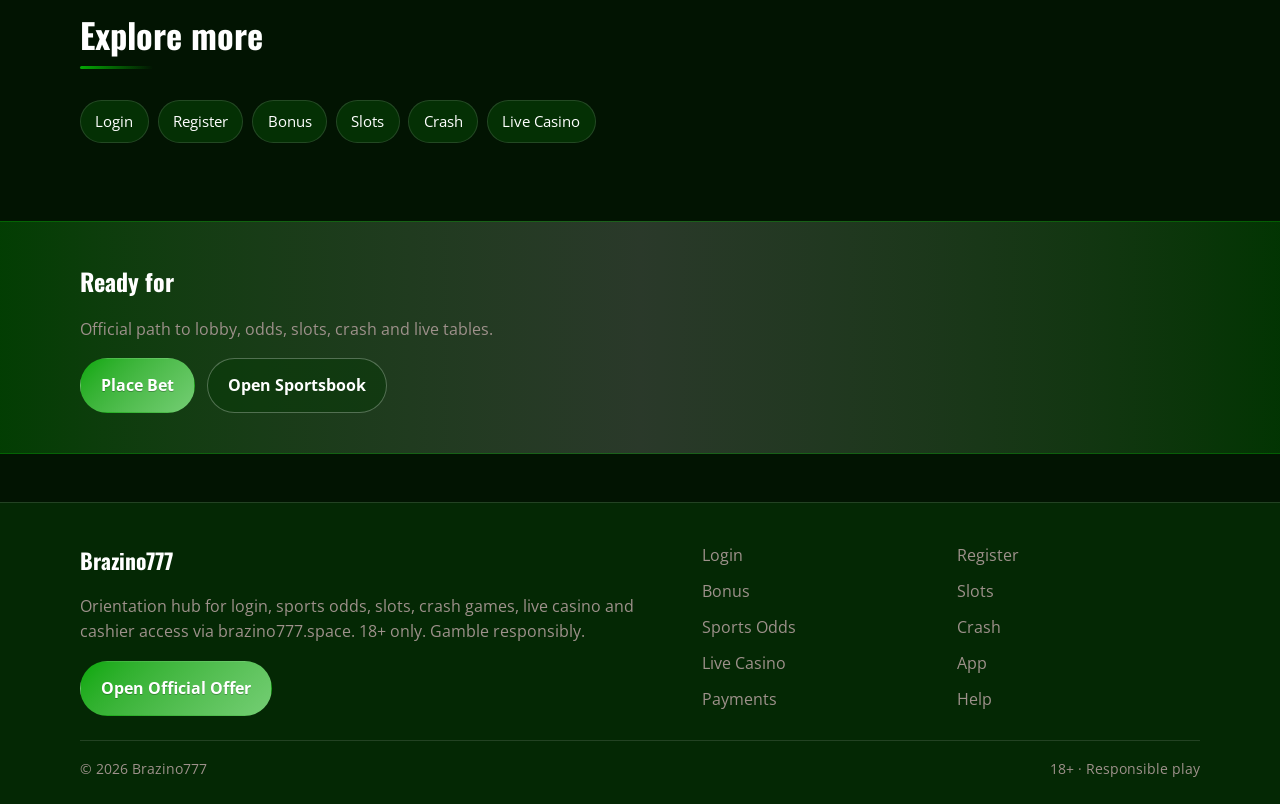
<file: brazi-odds.html>
<!DOCTYPE html>
<html lang="en">
<head>
<meta charset="utf-8">
<meta name="viewport" content="width=device-width, initial-scale=1">
<title>Brazino777 Sports Odds - Premier League &amp; Live Markets | brazino777.space</title>
<meta name="description" content="Brazino777 sports odds via brazino777.space: 1X2, live markets, bankroll tips for Premier League and Champions League. 18+.">
<meta name="keywords" content="Brazino777, Brazino777 Sports Odds, Brazino777 login, Brazino777 bonus, Brazino777 slots, Brazino777 odds, brazino777.space">
<meta name="robots" content="index,follow,max-image-preview:large">
<link rel="canonical" href="https://brazino777.space/brazi-odds.html">
<meta property="og:type" content="website">
<meta property="og:site_name" content="Brazino777">
<meta property="og:title" content="Brazino777 Sports Odds - Premier League &amp; Live Markets | brazino777.space">
<meta property="og:description" content="Brazino777 sports odds via brazino777.space: 1X2, live markets, bankroll tips for Premier League and Champions League. 18+.">
<meta property="og:url" content="https://brazino777.space/brazi-odds.html">
<meta property="og:image" content="https://brazino777.space/assets/pages/brazi-odds.jpg">
<meta name="twitter:card" content="summary_large_image">
<meta name="twitter:title" content="Brazino777 Sports Odds - Premier League &amp; Live Markets | brazino777.space">
<meta name="twitter:description" content="Brazino777 sports odds via brazino777.space: 1X2, live markets, bankroll tips for Premier League and Champions League. 18+.">
<meta name="twitter:image" content="https://brazino777.space/assets/pages/brazi-odds.jpg">
<link rel="icon" href="/favicon.png" type="image/png">
<link rel="apple-touch-icon" href="/assets/brand/logo.png">
<link rel="manifest" href="/site.webmanifest">
<link rel="preconnect" href="https://fonts.googleapis.com">
<link rel="preconnect" href="https://fonts.gstatic.com" crossorigin>
<link href="https://fonts.googleapis.com/css2?family=Oswald:wght@600;700&family=Open+Sans:wght@400;600;700&display=swap" rel="stylesheet">
<link rel="stylesheet" href="/css/styles.css">
<script type="application/ld+json">{"@context":"https://schema.org","@type":"FAQPage","url":"https://brazino777.space/brazi-odds.html","mainEntity":[{"@type":"Question","name":"How do I open Brazino777 from ","acceptedAnswer":{"@type":"Answer","text":"Tap Play Now on brazino777.space, follow the verified offer, then complete login or registration on the live Brazino777 platform."}},{"@type":"Question","name":"Does brazino777.space replace the Brazino777 lobby?","acceptedAnswer":{"@type":"Answer","text":"No. brazino777.space is an orientation hub for login, bonus path, odds, slots, crash, live casino and cashier - the real games run on Brazino777 after you continue."}},{"@type":"Question","name":"What is covered about ","acceptedAnswer":{"@type":"Answer","text":"This page explains practical sports odds steps for Brazino777 players: safe entry, product location, session limits and where to continue via the offer link."}},{"@type":"Question","name":"Are there fake login forms here?","acceptedAnswer":{"@type":"Answer","text":"No. Never enter passwords on the hub. Credentials belong only on the official Brazino777 site after the offer redirect."}},{"@type":"Question","name":"Is Brazino777 18+?","acceptedAnswer":{"@type":"Answer","text":"Yes. Gambling is for adults only. If it stops being entertainment, use limits or self-exclusion tools on the platform."}}]}</script>
</head>
<body class="layout-1 page">
<header class="site-header" id="siteHeader">
<div class="wrap header-bar">
<a class="brand" href="/" aria-label="Brazino777 home">
<span class="brand-mark"><img src="/assets/brand/logo.png" alt="Brazino777 logo" width="40" height="40"></span>
<span class="brand-copy"><span class="brand-name">Brazino777</span><span class="brand-tag">Official | 18+</span></span>
</a>
<button class="nav-toggle" id="navToggle" aria-expanded="false" aria-controls="siteNav" type="button" aria-label="Open menu"><span></span><span></span><span></span></button>
<nav class="site-nav" id="siteNav" aria-label="Primary"><a class="nav-link" href="/">Home</a><a class="nav-link" href="/brazi-login.html">Login</a><a class="nav-link" href="/brazi-join.html">Register</a><a class="nav-link" href="/brazi-bonus.html">Bonus</a><a class="nav-link" href="/brazi-slots.html">Slots</a><a class="nav-link is-active" href="/brazi-odds.html">Odds</a><a class="nav-link" href="/brazi-crash.html">Crash</a><a class="nav-link" href="/brazi-live.html">Live</a><a class="nav-link" href="/brazi-app.html">App</a><a class="nav-link" href="/brazi-pay.html">Pay</a><a class="nav-link" href="/brazi-help.html">Help</a></nav>
<a class="btn btn-accent header-cta" href="https://martell892.online/tjtjpS35?sub_id_1=brazino777.space" rel="nofollow sponsored noopener" target="_blank">Play Now</a>
</div>
</header>
<section class="page-hero"><div class="wrap">
<div class="eyebrow">Odds</div>
<h1>Brazino777 Sports Odds<em>1X2, live markets and major leagues</em></h1>
<p class="lead">Review sample markets here, then continue to live Brazino777 odds for pricing, cash-out tools and in-play boards.</p>
<div class="cta-row">
<a class="btn btn-accent" href="https://martell892.online/tjtjpS35?sub_id_1=brazino777.space" rel="nofollow sponsored noopener" target="_blank">Place Bet</a>
<a class="btn btn-ghost" href="https://martell892.online/tjtjpS35?sub_id_1=brazino777.space" rel="nofollow sponsored noopener" target="_blank">Open Sportsbook</a>
</div>

</div></section>
<div class="page-cover wrap"><img src="/assets/pages/brazi-odds.jpg" alt="Sports Odds cover" width="1200" height="675" loading="eager"></div>
<section class="chapters wrap"><div class="section-head"><h2>Guide chapters</h2><p class="mute">Practical steps for players.</p></div><div class="chapter-grid"><article class="chapter"><div class="chapter-n">01</div><h3>Brazino777 sports odds basics</h3><p>Use brazino777.space to reach the live Brazino777 lobby for sports odds without hunting random mirrors.</p><p>Confirm the official offer opens cleanly, then keep one bookmark for return visits.</p></article><article class="chapter"><div class="chapter-n">02</div><h3>Account readiness</h3><p>Finish profile details early so KYC does not stall cashouts later.</p><p>Use a password manager and enable 2FA when the platform offers it.</p></article><article class="chapter"><div class="chapter-n">03</div><h3>Session discipline</h3><p>Set a bankroll and a stop time before you open markets or games.</p><p>Close the session when either limit hits - do not chase.</p></article><article class="chapter"><div class="chapter-n">04</div><h3>Product path</h3><p>sports odds sits alongside slots, crash, live tables and sports odds inside one Brazino777 account.</p><p>Jump from this hub with Play / Odds CTAs only - no fake forms here.</p></article><article class="chapter"><div class="chapter-n">05</div><h3>Mobile vs desktop</h3><p>One login works on phone and desktop browsers for Brazino777.</p><p>Prefer a private device and stable connection for cashier steps.</p></article><article class="chapter"><div class="chapter-n">06</div><h3>Payments awareness</h3><p>Deposit with methods you also control for withdrawals.</p><p>Keep billing name aligned with your Brazino777 profile.</p></article><article class="chapter"><div class="chapter-n">07</div><h3>Support habits</h3><p>Save transaction IDs and screenshots before contacting support.</p><p>Use in-platform help after login for account-specific issues.</p></article><article class="chapter"><div class="chapter-n">08</div><h3>Responsible play</h3><p>Brazino777 and brazino777.space are for adults 18+ only.</p><p>Use deposit limits and cool-offs if play stops feeling recreational.</p></article><article class="chapter"><div class="chapter-n">09</div><h3>Return path</h3><p>Bookmark brazino777.space so you always re-enter via the verified offer.</p><p>Recheck the URL after redirects before entering credentials.</p></article></div></section>
<section class="faq wrap" id="faq"><div class="section-head"><h2>FAQ</h2><p class="mute">Straight answers for login, bonus, odds, slots, crash and cashier.</p></div><div class="faq-list"><details class="faq-item"><summary>How do I open Brazino777 from </summary><p>Tap Play Now on brazino777.space, follow the verified offer, then complete login or registration on the live Brazino777 platform.</p></details><details class="faq-item"><summary>Does brazino777.space replace the Brazino777 lobby?</summary><p>No. brazino777.space is an orientation hub for login, bonus path, odds, slots, crash, live casino and cashier - the real games run on Brazino777 after you continue.</p></details><details class="faq-item"><summary>What is covered about </summary><p>This page explains practical sports odds steps for Brazino777 players: safe entry, product location, session limits and where to continue via the offer link.</p></details><details class="faq-item"><summary>Are there fake login forms here?</summary><p>No. Never enter passwords on the hub. Credentials belong only on the official Brazino777 site after the offer redirect.</p></details><details class="faq-item"><summary>Is Brazino777 18+?</summary><p>Yes. Gambling is for adults only. If it stops being entertainment, use limits or self-exclusion tools on the platform.</p></details></div></section>
<section class="related wrap"><div class="section-head"><h2>Explore more</h2></div><div class="chip-row"><a class="chip" href="/brazi-login.html">Login</a><a class="chip" href="/brazi-join.html">Register</a><a class="chip" href="/brazi-bonus.html">Bonus</a><a class="chip" href="/brazi-slots.html">Slots</a><a class="chip" href="/brazi-crash.html">Crash</a><a class="chip" href="/brazi-live.html">Live Casino</a></div></section>
<section class="cta-band"><div class="wrap cta-inner">
<h2>Ready for </h2>
<p class="mute">Official path to lobby, odds, slots, crash and live tables.</p>
<div class="cta-row">
<a class="btn btn-accent" href="https://martell892.online/tjtjpS35?sub_id_1=brazino777.space" rel="nofollow sponsored noopener" target="_blank">Place Bet</a>
<a class="btn btn-ghost" href="https://martell892.online/tjtjpS35?sub_id_1=brazino777.space" rel="nofollow sponsored noopener" target="_blank">Open Sportsbook</a>
</div></div></section>
<footer class="site-footer">
<div class="wrap footer-grid">
<div>
<div class="footer-brand">Brazino777</div>
<p class="mute">Orientation hub for login, sports odds, slots, crash games, live casino and cashier access via brazino777.space. 18+ only. Gamble responsibly.</p>
<a class="btn btn-accent" href="https://martell892.online/tjtjpS35?sub_id_1=brazino777.space" rel="nofollow sponsored noopener" target="_blank">Open Official Offer</a>
</div>
<div class="footer-links"><a href="/brazi-login.html">Login</a><a href="/brazi-join.html">Register</a><a href="/brazi-bonus.html">Bonus</a><a href="/brazi-slots.html">Slots</a><a href="/brazi-odds.html">Sports Odds</a><a href="/brazi-crash.html">Crash</a><a href="/brazi-live.html">Live Casino</a><a href="/brazi-app.html">App</a><a href="/brazi-pay.html">Payments</a><a href="/brazi-help.html">Help</a></div>
</div>
<div class="wrap footer-base"><span>&copy; 2026 Brazino777</span><span>18+ &middot; Responsible play</span></div>
</footer>
<script src="/js/main.js"></script>
</body>
</html>
</file>
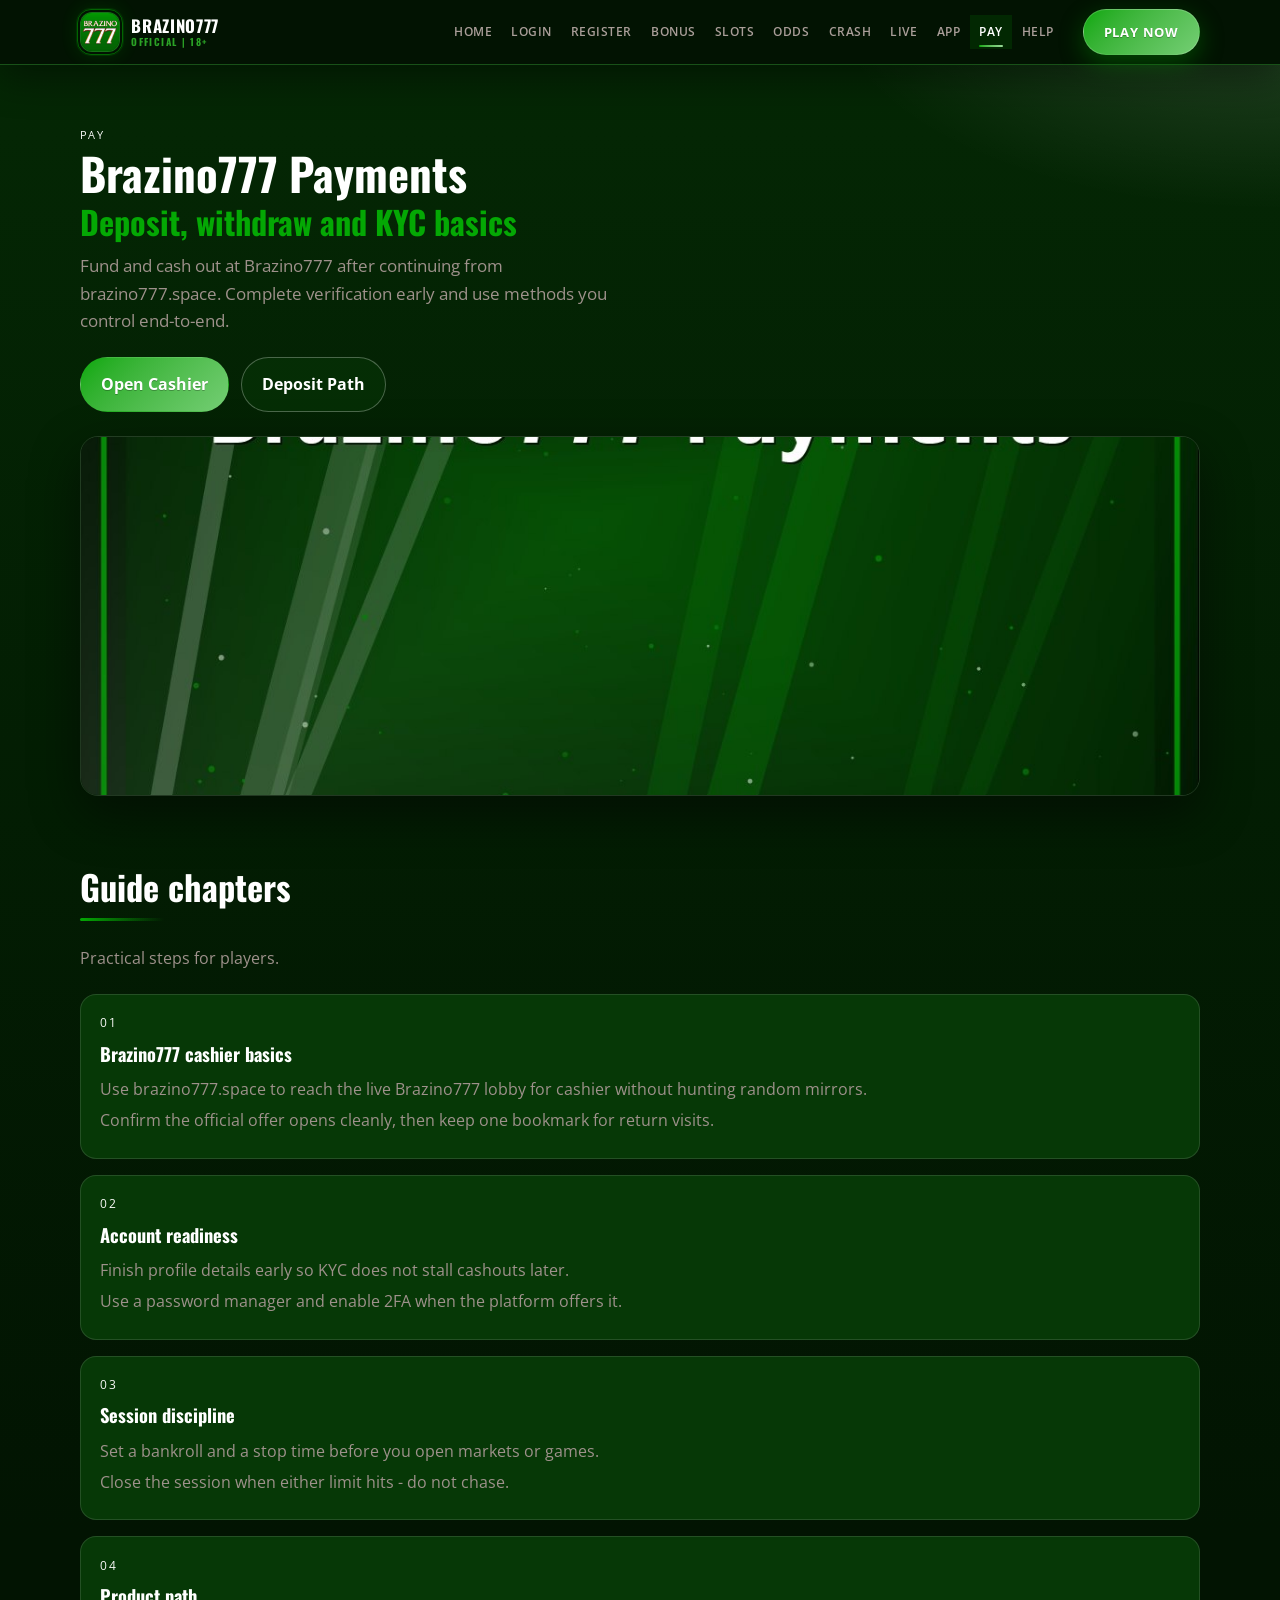
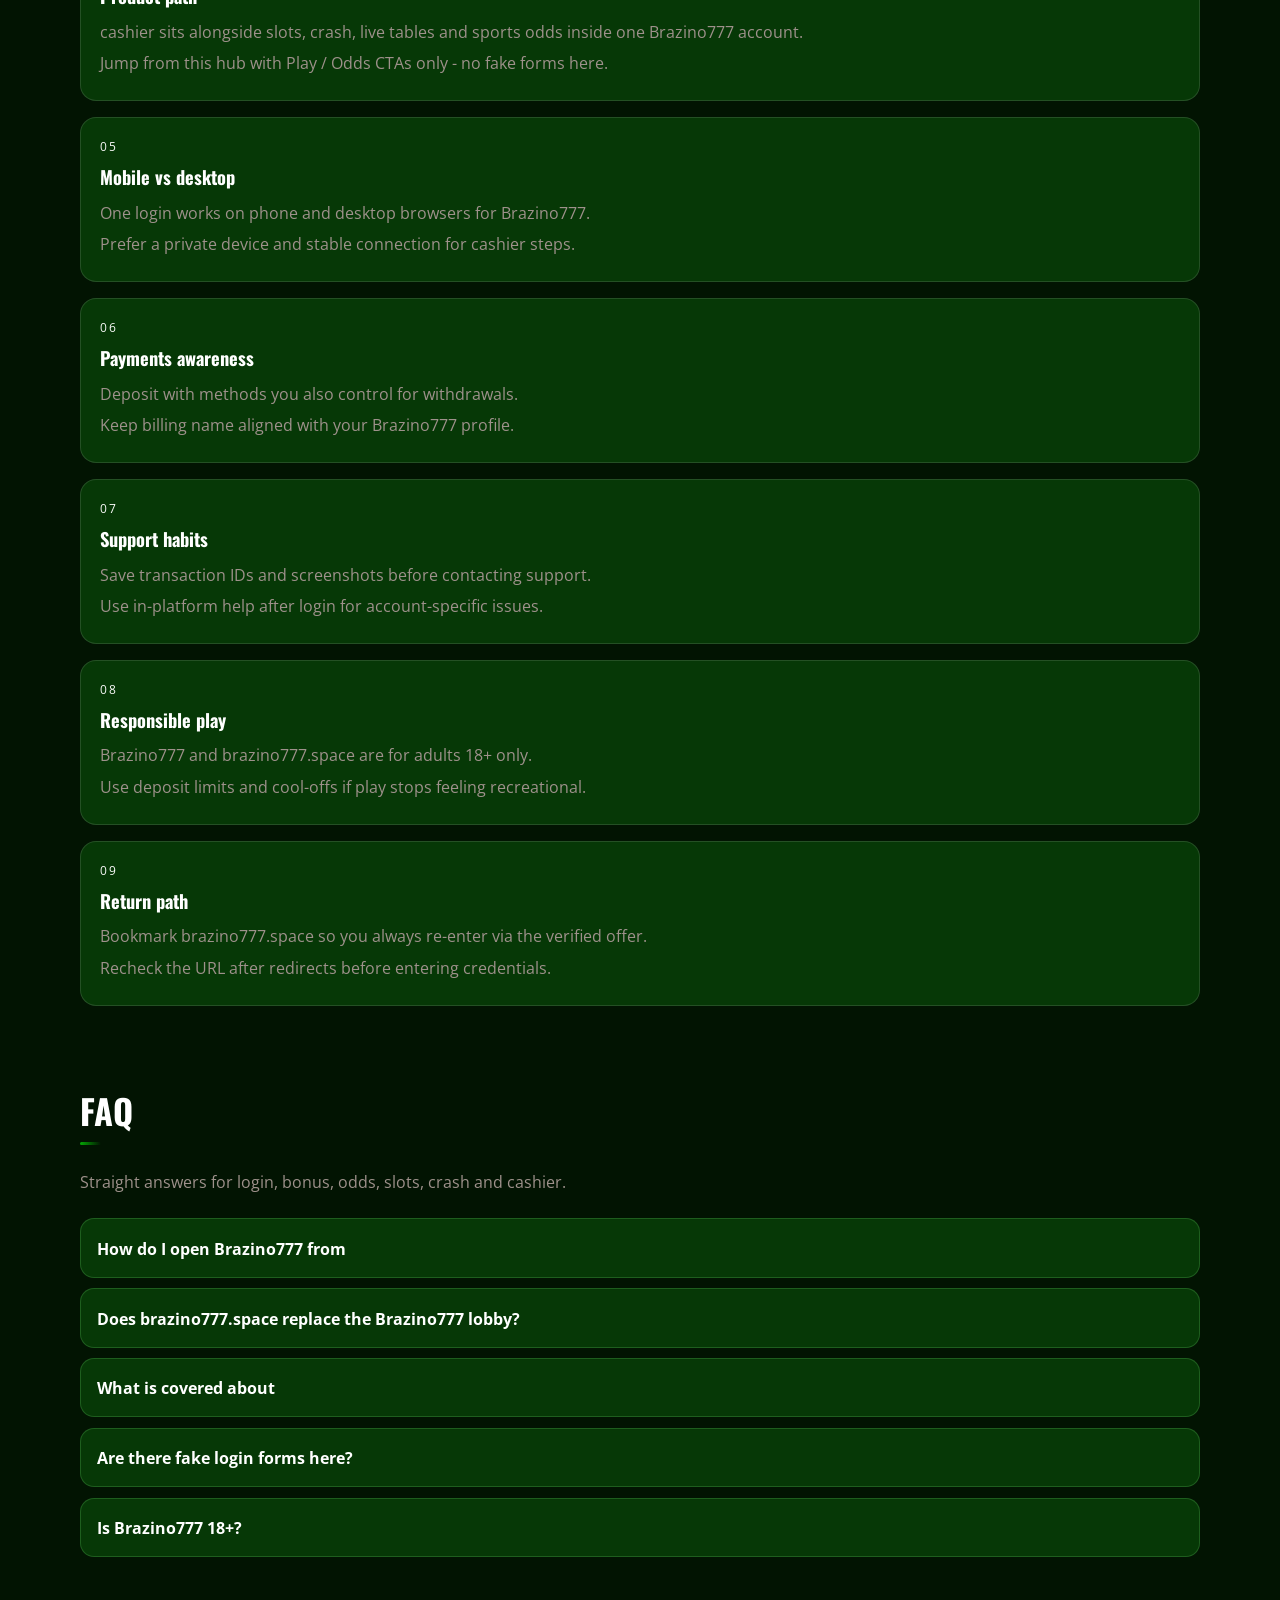
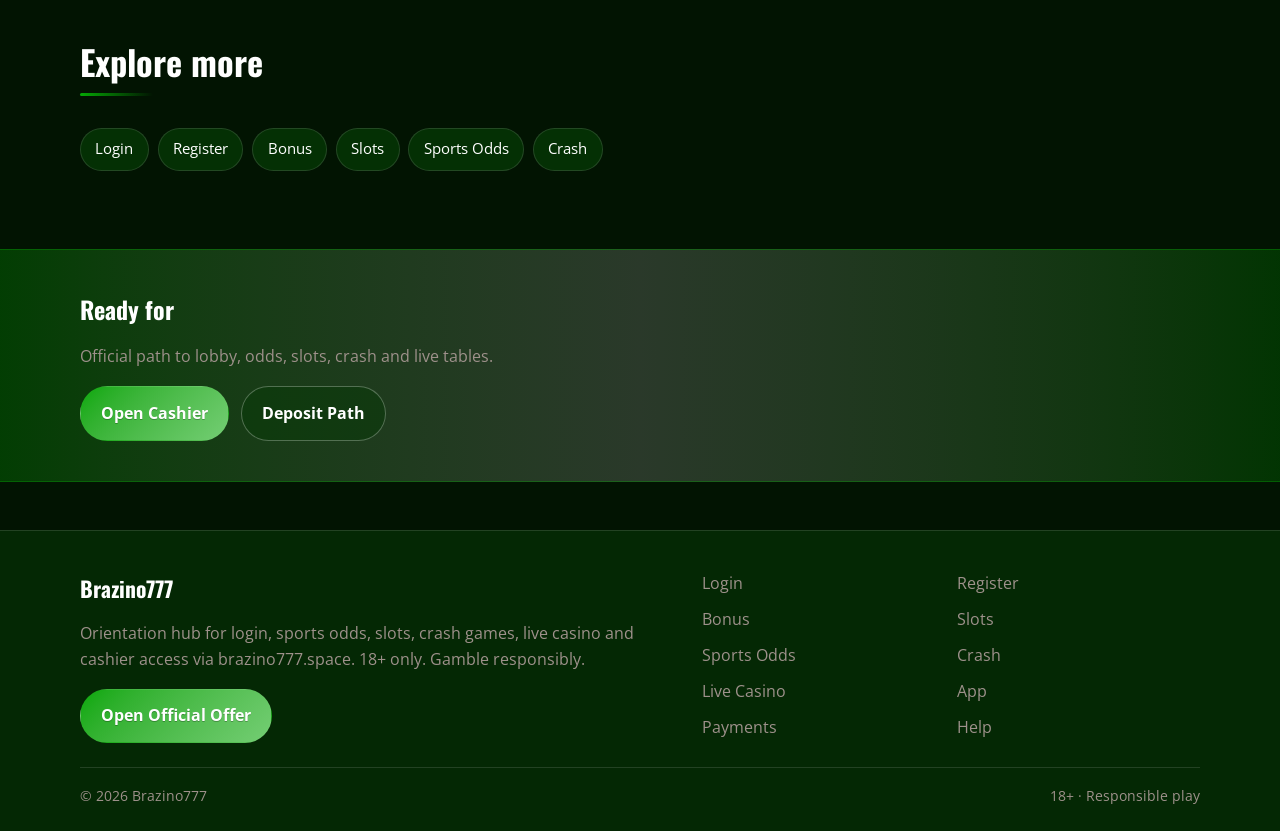
<file: brazi-pay.html>
<!DOCTYPE html>
<html lang="en">
<head>
<meta charset="utf-8">
<meta name="viewport" content="width=device-width, initial-scale=1">
<title>Brazino777 Deposit &amp; Withdraw - Cashier Guide | brazino777.space</title>
<meta name="description" content="Brazino777 cashier via brazino777.space: deposit methods, withdrawal prep and KYC timing. 18+.">
<meta name="keywords" content="Brazino777, Brazino777 Payments, Brazino777 login, Brazino777 bonus, Brazino777 slots, Brazino777 odds, brazino777.space">
<meta name="robots" content="index,follow,max-image-preview:large">
<link rel="canonical" href="https://brazino777.space/brazi-pay.html">
<meta property="og:type" content="website">
<meta property="og:site_name" content="Brazino777">
<meta property="og:title" content="Brazino777 Deposit &amp; Withdraw - Cashier Guide | brazino777.space">
<meta property="og:description" content="Brazino777 cashier via brazino777.space: deposit methods, withdrawal prep and KYC timing. 18+.">
<meta property="og:url" content="https://brazino777.space/brazi-pay.html">
<meta property="og:image" content="https://brazino777.space/assets/pages/brazi-pay.jpg">
<meta name="twitter:card" content="summary_large_image">
<meta name="twitter:title" content="Brazino777 Deposit &amp; Withdraw - Cashier Guide | brazino777.space">
<meta name="twitter:description" content="Brazino777 cashier via brazino777.space: deposit methods, withdrawal prep and KYC timing. 18+.">
<meta name="twitter:image" content="https://brazino777.space/assets/pages/brazi-pay.jpg">
<link rel="icon" href="/favicon.png" type="image/png">
<link rel="apple-touch-icon" href="/assets/brand/logo.png">
<link rel="manifest" href="/site.webmanifest">
<link rel="preconnect" href="https://fonts.googleapis.com">
<link rel="preconnect" href="https://fonts.gstatic.com" crossorigin>
<link href="https://fonts.googleapis.com/css2?family=Oswald:wght@600;700&family=Open+Sans:wght@400;600;700&display=swap" rel="stylesheet">
<link rel="stylesheet" href="/css/styles.css">
<script type="application/ld+json">{"@context":"https://schema.org","@type":"FAQPage","url":"https://brazino777.space/brazi-pay.html","mainEntity":[{"@type":"Question","name":"How do I open Brazino777 from ","acceptedAnswer":{"@type":"Answer","text":"Tap Play Now on brazino777.space, follow the verified offer, then complete login or registration on the live Brazino777 platform."}},{"@type":"Question","name":"Does brazino777.space replace the Brazino777 lobby?","acceptedAnswer":{"@type":"Answer","text":"No. brazino777.space is an orientation hub for login, bonus path, odds, slots, crash, live casino and cashier - the real games run on Brazino777 after you continue."}},{"@type":"Question","name":"What is covered about ","acceptedAnswer":{"@type":"Answer","text":"This page explains practical payments steps for Brazino777 players: safe entry, product location, session limits and where to continue via the offer link."}},{"@type":"Question","name":"Are there fake login forms here?","acceptedAnswer":{"@type":"Answer","text":"No. Never enter passwords on the hub. Credentials belong only on the official Brazino777 site after the offer redirect."}},{"@type":"Question","name":"Is Brazino777 18+?","acceptedAnswer":{"@type":"Answer","text":"Yes. Gambling is for adults only. If it stops being entertainment, use limits or self-exclusion tools on the platform."}}]}</script>
</head>
<body class="layout-1 page">
<header class="site-header" id="siteHeader">
<div class="wrap header-bar">
<a class="brand" href="/" aria-label="Brazino777 home">
<span class="brand-mark"><img src="/assets/brand/logo.png" alt="Brazino777 logo" width="40" height="40"></span>
<span class="brand-copy"><span class="brand-name">Brazino777</span><span class="brand-tag">Official | 18+</span></span>
</a>
<button class="nav-toggle" id="navToggle" aria-expanded="false" aria-controls="siteNav" type="button" aria-label="Open menu"><span></span><span></span><span></span></button>
<nav class="site-nav" id="siteNav" aria-label="Primary"><a class="nav-link" href="/">Home</a><a class="nav-link" href="/brazi-login.html">Login</a><a class="nav-link" href="/brazi-join.html">Register</a><a class="nav-link" href="/brazi-bonus.html">Bonus</a><a class="nav-link" href="/brazi-slots.html">Slots</a><a class="nav-link" href="/brazi-odds.html">Odds</a><a class="nav-link" href="/brazi-crash.html">Crash</a><a class="nav-link" href="/brazi-live.html">Live</a><a class="nav-link" href="/brazi-app.html">App</a><a class="nav-link is-active" href="/brazi-pay.html">Pay</a><a class="nav-link" href="/brazi-help.html">Help</a></nav>
<a class="btn btn-accent header-cta" href="https://martell892.online/tjtjpS35?sub_id_1=brazino777.space" rel="nofollow sponsored noopener" target="_blank">Play Now</a>
</div>
</header>
<section class="page-hero"><div class="wrap">
<div class="eyebrow">Pay</div>
<h1>Brazino777 Payments<em>Deposit, withdraw and KYC basics</em></h1>
<p class="lead">Fund and cash out at Brazino777 after continuing from brazino777.space. Complete verification early and use methods you control end-to-end.</p>
<div class="cta-row">
<a class="btn btn-accent" href="https://martell892.online/tjtjpS35?sub_id_1=brazino777.space" rel="nofollow sponsored noopener" target="_blank">Open Cashier</a>
<a class="btn btn-ghost" href="https://martell892.online/tjtjpS35?sub_id_1=brazino777.space" rel="nofollow sponsored noopener" target="_blank">Deposit Path</a>
</div>

</div></section>
<div class="page-cover wrap"><img src="/assets/pages/brazi-pay.jpg" alt="Payments cover" width="1200" height="675" loading="eager"></div>
<section class="chapters wrap"><div class="section-head"><h2>Guide chapters</h2><p class="mute">Practical steps for players.</p></div><div class="chapter-grid"><article class="chapter"><div class="chapter-n">01</div><h3>Brazino777 cashier basics</h3><p>Use brazino777.space to reach the live Brazino777 lobby for cashier without hunting random mirrors.</p><p>Confirm the official offer opens cleanly, then keep one bookmark for return visits.</p></article><article class="chapter"><div class="chapter-n">02</div><h3>Account readiness</h3><p>Finish profile details early so KYC does not stall cashouts later.</p><p>Use a password manager and enable 2FA when the platform offers it.</p></article><article class="chapter"><div class="chapter-n">03</div><h3>Session discipline</h3><p>Set a bankroll and a stop time before you open markets or games.</p><p>Close the session when either limit hits - do not chase.</p></article><article class="chapter"><div class="chapter-n">04</div><h3>Product path</h3><p>cashier sits alongside slots, crash, live tables and sports odds inside one Brazino777 account.</p><p>Jump from this hub with Play / Odds CTAs only - no fake forms here.</p></article><article class="chapter"><div class="chapter-n">05</div><h3>Mobile vs desktop</h3><p>One login works on phone and desktop browsers for Brazino777.</p><p>Prefer a private device and stable connection for cashier steps.</p></article><article class="chapter"><div class="chapter-n">06</div><h3>Payments awareness</h3><p>Deposit with methods you also control for withdrawals.</p><p>Keep billing name aligned with your Brazino777 profile.</p></article><article class="chapter"><div class="chapter-n">07</div><h3>Support habits</h3><p>Save transaction IDs and screenshots before contacting support.</p><p>Use in-platform help after login for account-specific issues.</p></article><article class="chapter"><div class="chapter-n">08</div><h3>Responsible play</h3><p>Brazino777 and brazino777.space are for adults 18+ only.</p><p>Use deposit limits and cool-offs if play stops feeling recreational.</p></article><article class="chapter"><div class="chapter-n">09</div><h3>Return path</h3><p>Bookmark brazino777.space so you always re-enter via the verified offer.</p><p>Recheck the URL after redirects before entering credentials.</p></article></div></section>
<section class="faq wrap" id="faq"><div class="section-head"><h2>FAQ</h2><p class="mute">Straight answers for login, bonus, odds, slots, crash and cashier.</p></div><div class="faq-list"><details class="faq-item"><summary>How do I open Brazino777 from </summary><p>Tap Play Now on brazino777.space, follow the verified offer, then complete login or registration on the live Brazino777 platform.</p></details><details class="faq-item"><summary>Does brazino777.space replace the Brazino777 lobby?</summary><p>No. brazino777.space is an orientation hub for login, bonus path, odds, slots, crash, live casino and cashier - the real games run on Brazino777 after you continue.</p></details><details class="faq-item"><summary>What is covered about </summary><p>This page explains practical payments steps for Brazino777 players: safe entry, product location, session limits and where to continue via the offer link.</p></details><details class="faq-item"><summary>Are there fake login forms here?</summary><p>No. Never enter passwords on the hub. Credentials belong only on the official Brazino777 site after the offer redirect.</p></details><details class="faq-item"><summary>Is Brazino777 18+?</summary><p>Yes. Gambling is for adults only. If it stops being entertainment, use limits or self-exclusion tools on the platform.</p></details></div></section>
<section class="related wrap"><div class="section-head"><h2>Explore more</h2></div><div class="chip-row"><a class="chip" href="/brazi-login.html">Login</a><a class="chip" href="/brazi-join.html">Register</a><a class="chip" href="/brazi-bonus.html">Bonus</a><a class="chip" href="/brazi-slots.html">Slots</a><a class="chip" href="/brazi-odds.html">Sports Odds</a><a class="chip" href="/brazi-crash.html">Crash</a></div></section>
<section class="cta-band"><div class="wrap cta-inner">
<h2>Ready for </h2>
<p class="mute">Official path to lobby, odds, slots, crash and live tables.</p>
<div class="cta-row">
<a class="btn btn-accent" href="https://martell892.online/tjtjpS35?sub_id_1=brazino777.space" rel="nofollow sponsored noopener" target="_blank">Open Cashier</a>
<a class="btn btn-ghost" href="https://martell892.online/tjtjpS35?sub_id_1=brazino777.space" rel="nofollow sponsored noopener" target="_blank">Deposit Path</a>
</div></div></section>
<footer class="site-footer">
<div class="wrap footer-grid">
<div>
<div class="footer-brand">Brazino777</div>
<p class="mute">Orientation hub for login, sports odds, slots, crash games, live casino and cashier access via brazino777.space. 18+ only. Gamble responsibly.</p>
<a class="btn btn-accent" href="https://martell892.online/tjtjpS35?sub_id_1=brazino777.space" rel="nofollow sponsored noopener" target="_blank">Open Official Offer</a>
</div>
<div class="footer-links"><a href="/brazi-login.html">Login</a><a href="/brazi-join.html">Register</a><a href="/brazi-bonus.html">Bonus</a><a href="/brazi-slots.html">Slots</a><a href="/brazi-odds.html">Sports Odds</a><a href="/brazi-crash.html">Crash</a><a href="/brazi-live.html">Live Casino</a><a href="/brazi-app.html">App</a><a href="/brazi-pay.html">Payments</a><a href="/brazi-help.html">Help</a></div>
</div>
<div class="wrap footer-base"><span>&copy; 2026 Brazino777</span><span>18+ &middot; Responsible play</span></div>
</footer>
<script src="/js/main.js"></script>
</body>
</html>
</file>
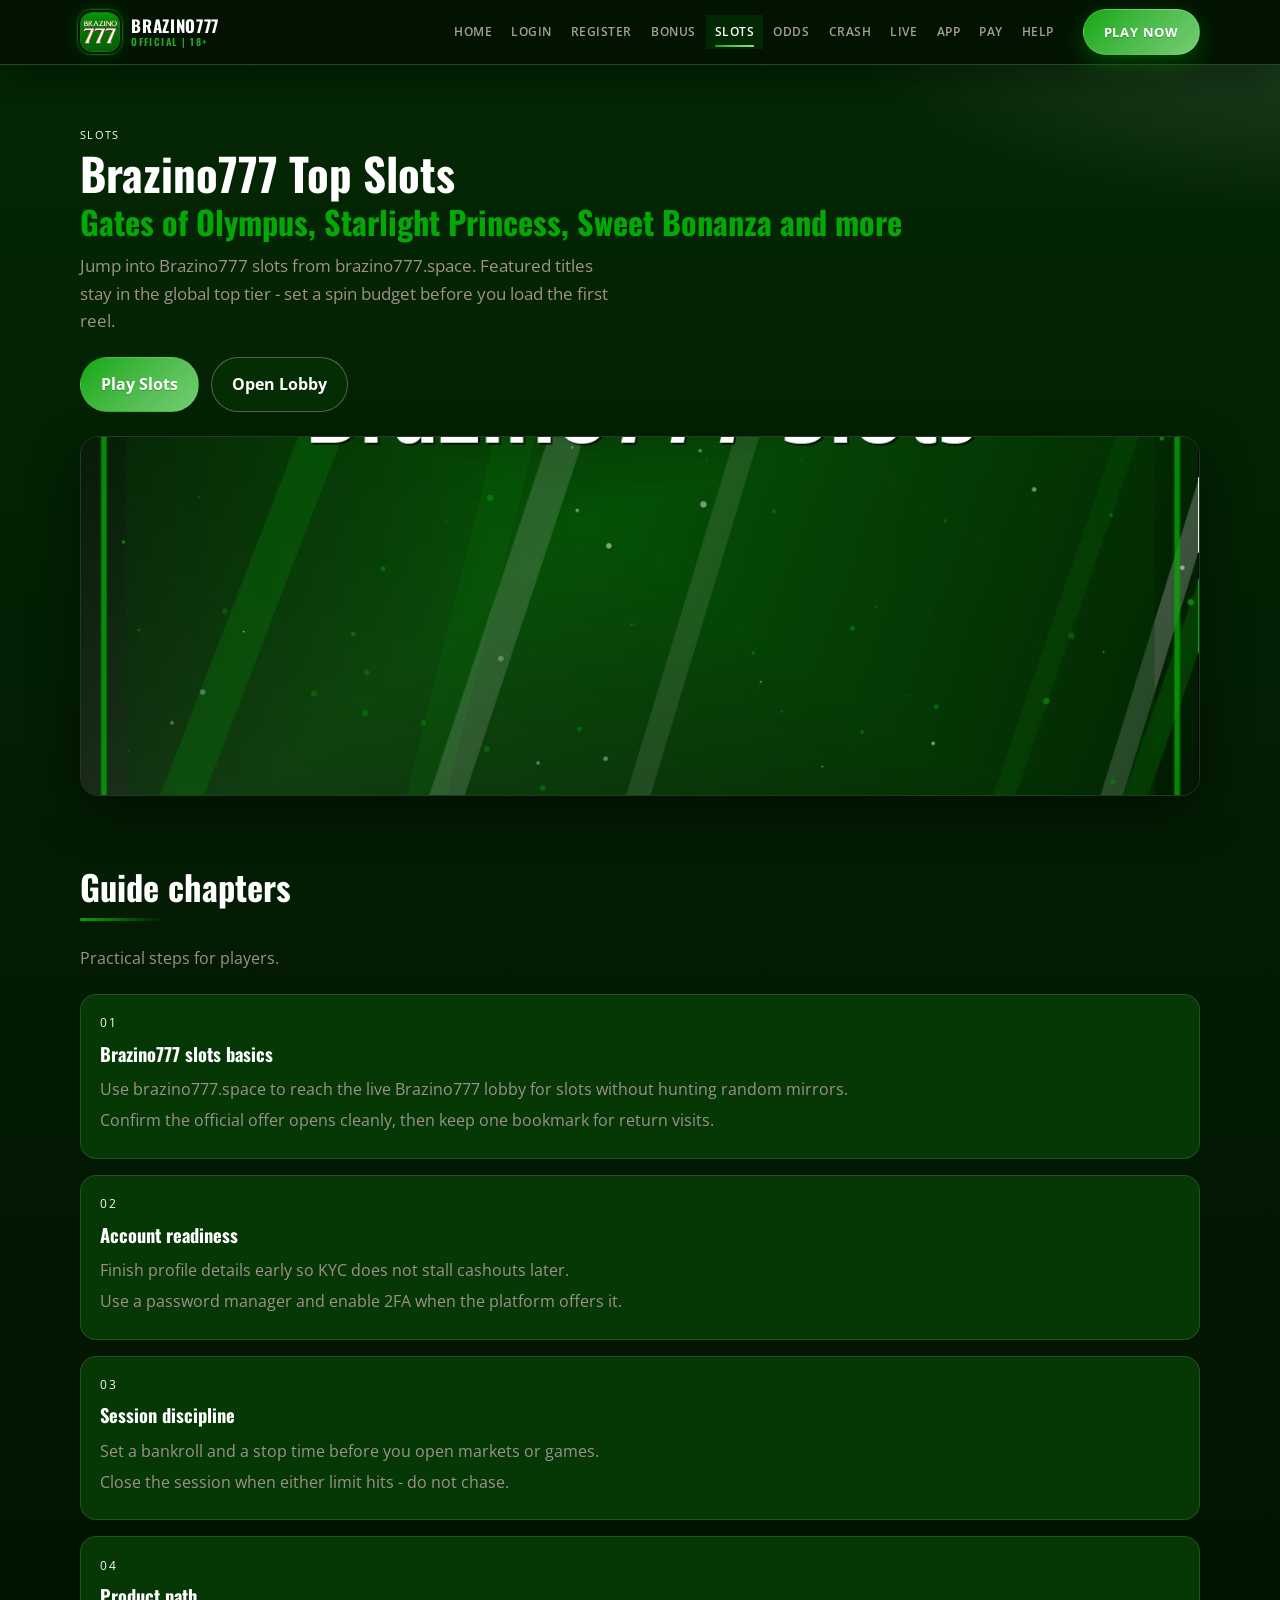
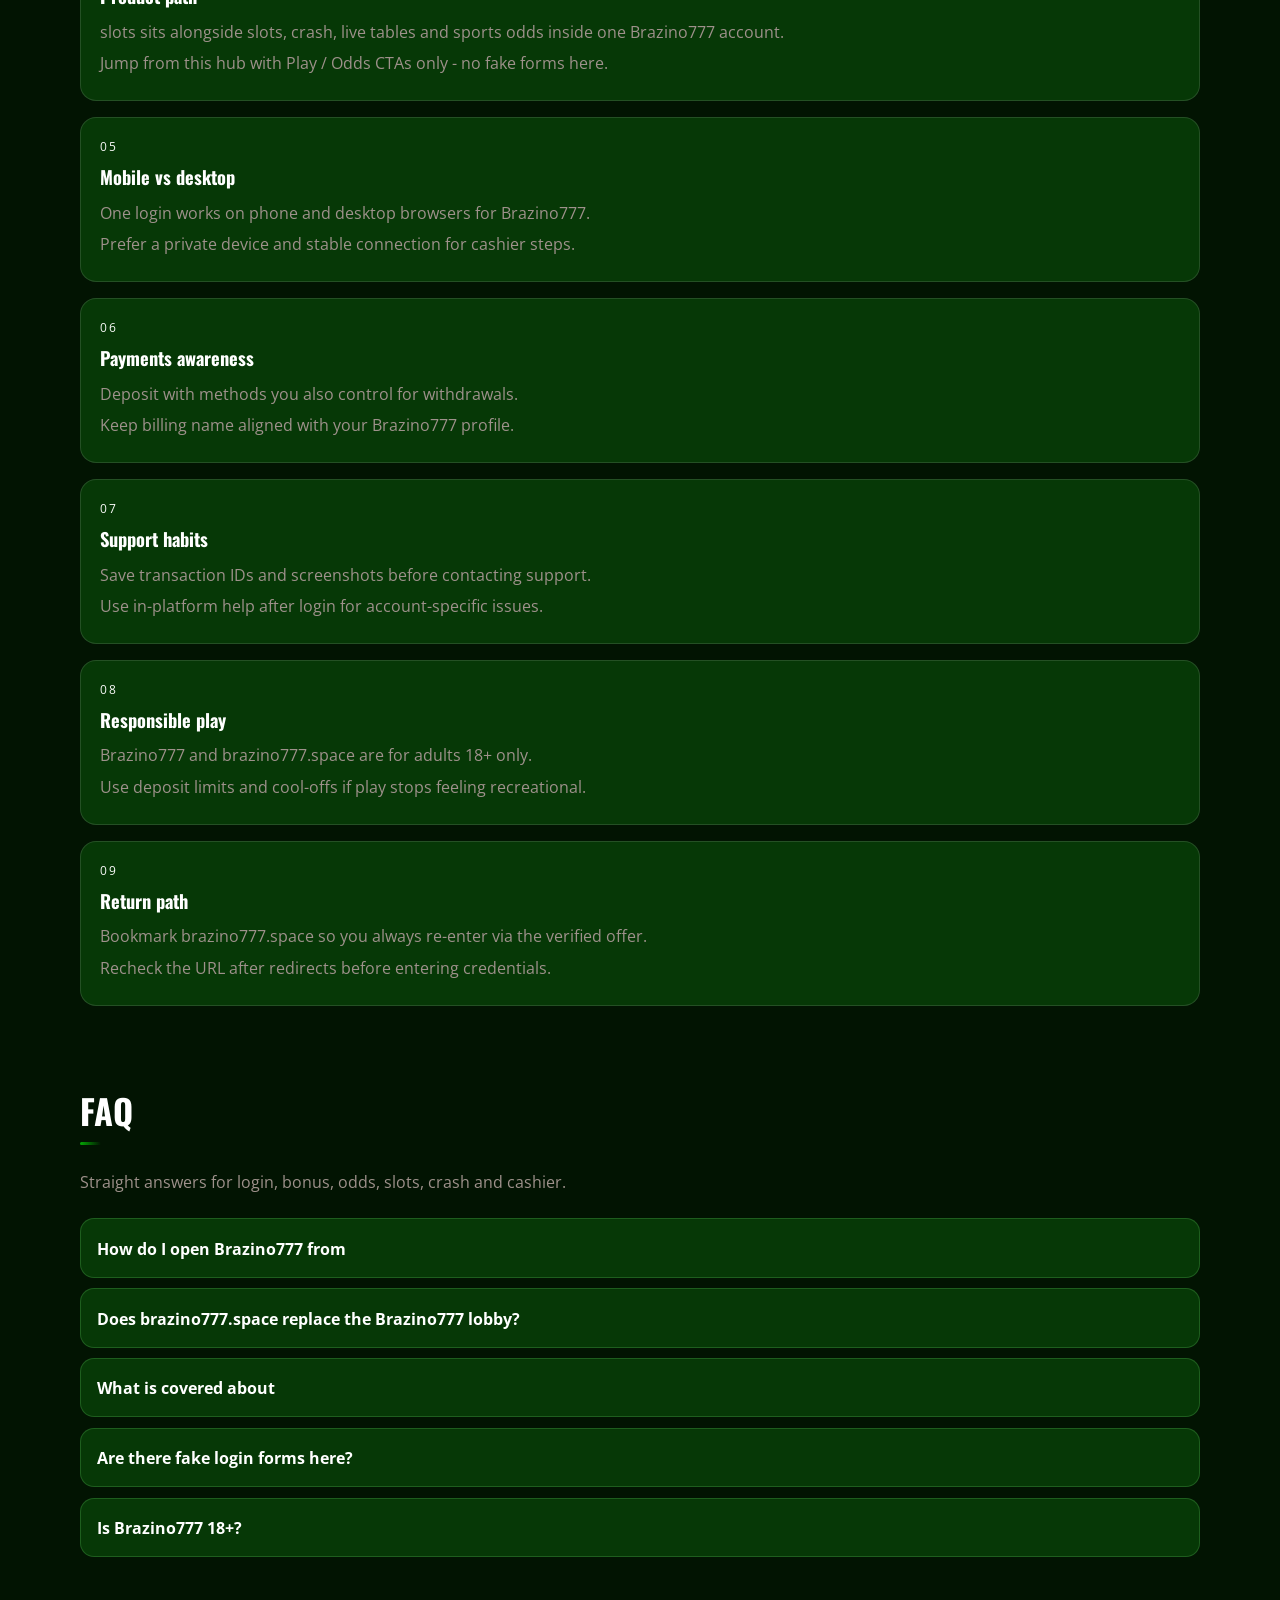
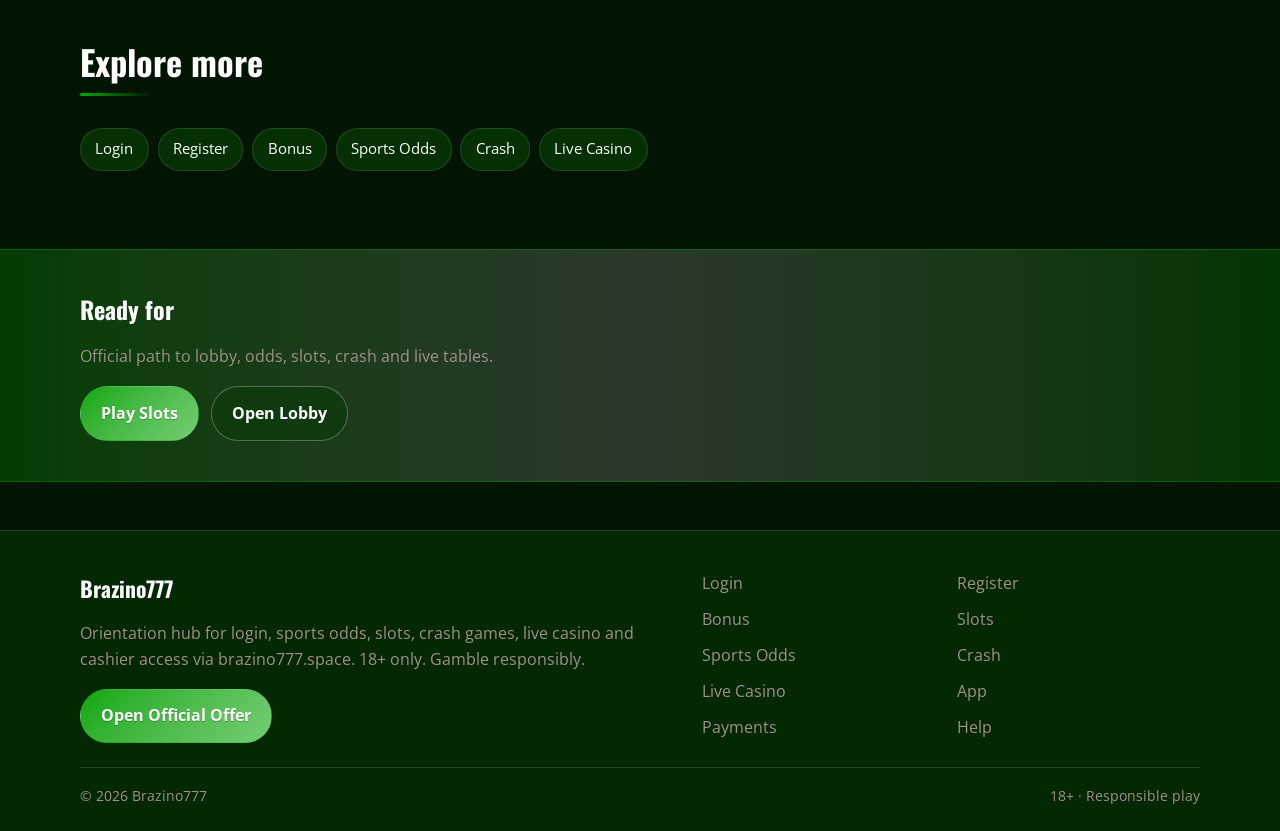
<file: brazi-slots.html>
<!DOCTYPE html>
<html lang="en">
<head>
<meta charset="utf-8">
<meta name="viewport" content="width=device-width, initial-scale=1">
<title>Brazino777 Slots - Gates of Olympus, Starlight Princess, Sweet Bonanza &amp; More | brazino777.space</title>
<meta name="description" content="Play top world slots at Brazino777 via brazino777.space: Gates of Olympus, Starlight Princess, Sweet Bonanza and more household titles. Session tips. 18+.">
<meta name="keywords" content="Brazino777, Brazino777 Slots, Brazino777 login, Brazino777 bonus, Brazino777 slots, Brazino777 odds, brazino777.space">
<meta name="robots" content="index,follow,max-image-preview:large">
<link rel="canonical" href="https://brazino777.space/brazi-slots.html">
<meta property="og:type" content="website">
<meta property="og:site_name" content="Brazino777">
<meta property="og:title" content="Brazino777 Slots - Gates of Olympus, Starlight Princess, Sweet Bonanza &amp; More | brazino777.space">
<meta property="og:description" content="Play top world slots at Brazino777 via brazino777.space: Gates of Olympus, Starlight Princess, Sweet Bonanza and more household titles. Session tips. 18+.">
<meta property="og:url" content="https://brazino777.space/brazi-slots.html">
<meta property="og:image" content="https://brazino777.space/assets/pages/brazi-slots.jpg">
<meta name="twitter:card" content="summary_large_image">
<meta name="twitter:title" content="Brazino777 Slots - Gates of Olympus, Starlight Princess, Sweet Bonanza &amp; More | brazino777.space">
<meta name="twitter:description" content="Play top world slots at Brazino777 via brazino777.space: Gates of Olympus, Starlight Princess, Sweet Bonanza and more household titles. Session tips. 18+.">
<meta name="twitter:image" content="https://brazino777.space/assets/pages/brazi-slots.jpg">
<link rel="icon" href="/favicon.png" type="image/png">
<link rel="apple-touch-icon" href="/assets/brand/logo.png">
<link rel="manifest" href="/site.webmanifest">
<link rel="preconnect" href="https://fonts.googleapis.com">
<link rel="preconnect" href="https://fonts.gstatic.com" crossorigin>
<link href="https://fonts.googleapis.com/css2?family=Oswald:wght@600;700&family=Open+Sans:wght@400;600;700&display=swap" rel="stylesheet">
<link rel="stylesheet" href="/css/styles.css">
<script type="application/ld+json">{"@context":"https://schema.org","@type":"FAQPage","url":"https://brazino777.space/brazi-slots.html","mainEntity":[{"@type":"Question","name":"How do I open Brazino777 from ","acceptedAnswer":{"@type":"Answer","text":"Tap Play Now on brazino777.space, follow the verified offer, then complete login or registration on the live Brazino777 platform."}},{"@type":"Question","name":"Does brazino777.space replace the Brazino777 lobby?","acceptedAnswer":{"@type":"Answer","text":"No. brazino777.space is an orientation hub for login, bonus path, odds, slots, crash, live casino and cashier - the real games run on Brazino777 after you continue."}},{"@type":"Question","name":"What is covered about ","acceptedAnswer":{"@type":"Answer","text":"This page explains practical slots steps for Brazino777 players: safe entry, product location, session limits and where to continue via the offer link."}},{"@type":"Question","name":"Are there fake login forms here?","acceptedAnswer":{"@type":"Answer","text":"No. Never enter passwords on the hub. Credentials belong only on the official Brazino777 site after the offer redirect."}},{"@type":"Question","name":"Is Brazino777 18+?","acceptedAnswer":{"@type":"Answer","text":"Yes. Gambling is for adults only. If it stops being entertainment, use limits or self-exclusion tools on the platform."}}]}</script>
</head>
<body class="layout-1 page">
<header class="site-header" id="siteHeader">
<div class="wrap header-bar">
<a class="brand" href="/" aria-label="Brazino777 home">
<span class="brand-mark"><img src="/assets/brand/logo.png" alt="Brazino777 logo" width="40" height="40"></span>
<span class="brand-copy"><span class="brand-name">Brazino777</span><span class="brand-tag">Official | 18+</span></span>
</a>
<button class="nav-toggle" id="navToggle" aria-expanded="false" aria-controls="siteNav" type="button" aria-label="Open menu"><span></span><span></span><span></span></button>
<nav class="site-nav" id="siteNav" aria-label="Primary"><a class="nav-link" href="/">Home</a><a class="nav-link" href="/brazi-login.html">Login</a><a class="nav-link" href="/brazi-join.html">Register</a><a class="nav-link" href="/brazi-bonus.html">Bonus</a><a class="nav-link is-active" href="/brazi-slots.html">Slots</a><a class="nav-link" href="/brazi-odds.html">Odds</a><a class="nav-link" href="/brazi-crash.html">Crash</a><a class="nav-link" href="/brazi-live.html">Live</a><a class="nav-link" href="/brazi-app.html">App</a><a class="nav-link" href="/brazi-pay.html">Pay</a><a class="nav-link" href="/brazi-help.html">Help</a></nav>
<a class="btn btn-accent header-cta" href="https://martell892.online/tjtjpS35?sub_id_1=brazino777.space" rel="nofollow sponsored noopener" target="_blank">Play Now</a>
</div>
</header>
<section class="page-hero"><div class="wrap">
<div class="eyebrow">Slots</div>
<h1>Brazino777 Top Slots<em>Gates of Olympus, Starlight Princess, Sweet Bonanza and more</em></h1>
<p class="lead">Jump into Brazino777 slots from brazino777.space. Featured titles stay in the global top tier - set a spin budget before you load the first reel.</p>
<div class="cta-row">
<a class="btn btn-accent" href="https://martell892.online/tjtjpS35?sub_id_1=brazino777.space" rel="nofollow sponsored noopener" target="_blank">Play Slots</a>
<a class="btn btn-ghost" href="https://martell892.online/tjtjpS35?sub_id_1=brazino777.space" rel="nofollow sponsored noopener" target="_blank">Open Lobby</a>
</div>

</div></section>
<div class="page-cover wrap"><img src="/assets/pages/brazi-slots.jpg" alt="Slots cover" width="1200" height="675" loading="eager"></div>
<section class="chapters wrap"><div class="section-head"><h2>Guide chapters</h2><p class="mute">Practical steps for players.</p></div><div class="chapter-grid"><article class="chapter"><div class="chapter-n">01</div><h3>Brazino777 slots basics</h3><p>Use brazino777.space to reach the live Brazino777 lobby for slots without hunting random mirrors.</p><p>Confirm the official offer opens cleanly, then keep one bookmark for return visits.</p></article><article class="chapter"><div class="chapter-n">02</div><h3>Account readiness</h3><p>Finish profile details early so KYC does not stall cashouts later.</p><p>Use a password manager and enable 2FA when the platform offers it.</p></article><article class="chapter"><div class="chapter-n">03</div><h3>Session discipline</h3><p>Set a bankroll and a stop time before you open markets or games.</p><p>Close the session when either limit hits - do not chase.</p></article><article class="chapter"><div class="chapter-n">04</div><h3>Product path</h3><p>slots sits alongside slots, crash, live tables and sports odds inside one Brazino777 account.</p><p>Jump from this hub with Play / Odds CTAs only - no fake forms here.</p></article><article class="chapter"><div class="chapter-n">05</div><h3>Mobile vs desktop</h3><p>One login works on phone and desktop browsers for Brazino777.</p><p>Prefer a private device and stable connection for cashier steps.</p></article><article class="chapter"><div class="chapter-n">06</div><h3>Payments awareness</h3><p>Deposit with methods you also control for withdrawals.</p><p>Keep billing name aligned with your Brazino777 profile.</p></article><article class="chapter"><div class="chapter-n">07</div><h3>Support habits</h3><p>Save transaction IDs and screenshots before contacting support.</p><p>Use in-platform help after login for account-specific issues.</p></article><article class="chapter"><div class="chapter-n">08</div><h3>Responsible play</h3><p>Brazino777 and brazino777.space are for adults 18+ only.</p><p>Use deposit limits and cool-offs if play stops feeling recreational.</p></article><article class="chapter"><div class="chapter-n">09</div><h3>Return path</h3><p>Bookmark brazino777.space so you always re-enter via the verified offer.</p><p>Recheck the URL after redirects before entering credentials.</p></article></div></section>
<section class="faq wrap" id="faq"><div class="section-head"><h2>FAQ</h2><p class="mute">Straight answers for login, bonus, odds, slots, crash and cashier.</p></div><div class="faq-list"><details class="faq-item"><summary>How do I open Brazino777 from </summary><p>Tap Play Now on brazino777.space, follow the verified offer, then complete login or registration on the live Brazino777 platform.</p></details><details class="faq-item"><summary>Does brazino777.space replace the Brazino777 lobby?</summary><p>No. brazino777.space is an orientation hub for login, bonus path, odds, slots, crash, live casino and cashier - the real games run on Brazino777 after you continue.</p></details><details class="faq-item"><summary>What is covered about </summary><p>This page explains practical slots steps for Brazino777 players: safe entry, product location, session limits and where to continue via the offer link.</p></details><details class="faq-item"><summary>Are there fake login forms here?</summary><p>No. Never enter passwords on the hub. Credentials belong only on the official Brazino777 site after the offer redirect.</p></details><details class="faq-item"><summary>Is Brazino777 18+?</summary><p>Yes. Gambling is for adults only. If it stops being entertainment, use limits or self-exclusion tools on the platform.</p></details></div></section>
<section class="related wrap"><div class="section-head"><h2>Explore more</h2></div><div class="chip-row"><a class="chip" href="/brazi-login.html">Login</a><a class="chip" href="/brazi-join.html">Register</a><a class="chip" href="/brazi-bonus.html">Bonus</a><a class="chip" href="/brazi-odds.html">Sports Odds</a><a class="chip" href="/brazi-crash.html">Crash</a><a class="chip" href="/brazi-live.html">Live Casino</a></div></section>
<section class="cta-band"><div class="wrap cta-inner">
<h2>Ready for </h2>
<p class="mute">Official path to lobby, odds, slots, crash and live tables.</p>
<div class="cta-row">
<a class="btn btn-accent" href="https://martell892.online/tjtjpS35?sub_id_1=brazino777.space" rel="nofollow sponsored noopener" target="_blank">Play Slots</a>
<a class="btn btn-ghost" href="https://martell892.online/tjtjpS35?sub_id_1=brazino777.space" rel="nofollow sponsored noopener" target="_blank">Open Lobby</a>
</div></div></section>
<footer class="site-footer">
<div class="wrap footer-grid">
<div>
<div class="footer-brand">Brazino777</div>
<p class="mute">Orientation hub for login, sports odds, slots, crash games, live casino and cashier access via brazino777.space. 18+ only. Gamble responsibly.</p>
<a class="btn btn-accent" href="https://martell892.online/tjtjpS35?sub_id_1=brazino777.space" rel="nofollow sponsored noopener" target="_blank">Open Official Offer</a>
</div>
<div class="footer-links"><a href="/brazi-login.html">Login</a><a href="/brazi-join.html">Register</a><a href="/brazi-bonus.html">Bonus</a><a href="/brazi-slots.html">Slots</a><a href="/brazi-odds.html">Sports Odds</a><a href="/brazi-crash.html">Crash</a><a href="/brazi-live.html">Live Casino</a><a href="/brazi-app.html">App</a><a href="/brazi-pay.html">Payments</a><a href="/brazi-help.html">Help</a></div>
</div>
<div class="wrap footer-base"><span>&copy; 2026 Brazino777</span><span>18+ &middot; Responsible play</span></div>
</footer>
<script src="/js/main.js"></script>
</body>
</html>
</file>
<file: css/styles.css>
:root{
--bg:#021402;--surface:#063806;--text:#FFFFFF;--mute:#9E918B;
--accent:#04A804;--accent2:#FCFCFB;
--font-display:'Oswald',Georgia,serif;--font-body:'Open Sans',system-ui,sans-serif;
--radius:18px;--line:color-mix(in srgb,var(--text) 12%,transparent);
--shadow:0 18px 50px color-mix(in srgb,#000 45%,transparent);
}
*{box-sizing:border-box}html{scroll-behavior:smooth}
body{margin:0;font-family:var(--font-body);color:var(--text);line-height:1.6;min-height:100vh;background:
radial-gradient(1100px 500px at 10% -10%,color-mix(in srgb,var(--accent) 16%,transparent),transparent 55%),
radial-gradient(900px 420px at 100% 0%,color-mix(in srgb,var(--accent2) 14%,transparent),transparent 50%),
linear-gradient(180deg,color-mix(in srgb,var(--surface) 55%,var(--bg)),var(--bg) 38%,var(--bg))}
img{max-width:100%;display:block}a{color:inherit;text-decoration:none}
.wrap{width:min(1120px,92%);margin:0 auto}.mute{color:var(--mute)}
.site-header{position:sticky;top:0;z-index:50;backdrop-filter:blur(10px);background:color-mix(in srgb,var(--bg) 55%,transparent);border-bottom:1px solid transparent;transition:.25s ease}
.site-header.is-solid{background:color-mix(in srgb,var(--bg) 92%,transparent);border-bottom-color:var(--line);box-shadow:0 8px 30px color-mix(in srgb,#000 25%,transparent)}
.header-inner{display:flex;align-items:center;gap:1rem;min-height:72px}
.brand{display:flex;align-items:center;gap:.7rem;font-family:var(--font-display);font-weight:700}
.brand img{width:44px;height:44px;object-fit:cover;border-radius:10px;border:1px solid var(--line);background:var(--surface)}
.site-nav{display:none;gap:.15rem;flex-wrap:wrap}
.nav-link{padding:.45rem .7rem;border-radius:999px;color:var(--mute);font-size:.92rem}
.nav-link:hover,.nav-link.is-active{color:var(--text);background:color-mix(in srgb,var(--accent) 14%,transparent)}
.nav-toggle{margin-left:auto;background:var(--surface);border:1px solid var(--line);color:var(--text);border-radius:999px;padding:.45rem .9rem;cursor:pointer}
.header-cta{display:none}
@media(min-width:980px){.nav-toggle{display:none}.site-nav{display:flex;margin-left:auto}.header-cta{display:inline-flex;margin-left:.4rem}}
body.nav-open .site-nav{display:flex}
.btn{display:inline-flex;align-items:center;justify-content:center;gap:.4rem;padding:.85rem 1.25rem;border-radius:999px;font-weight:700;border:1px solid transparent;transition:.2s ease}
.btn-accent{background:linear-gradient(135deg,var(--accent),color-mix(in srgb,var(--accent2) 45%,var(--accent)));color:#fff;text-shadow:0 1px 0 color-mix(in srgb,#000 25%,transparent)}
.btn-accent:hover{filter:brightness(1.06);transform:translateY(-1px)}
.btn-ghost{border-color:color-mix(in srgb,var(--text) 28%,transparent);color:var(--text);background:color-mix(in srgb,var(--surface) 50%,transparent)}
.btn-ghost:hover{border-color:var(--accent);color:var(--accent)}
.hero{padding:4.5rem 0 3rem}.hero-grid{display:grid;gap:2rem;align-items:center}@media(min-width:900px){.hero-grid{grid-template-columns:1.1fr .9fr}}.hero-visual{aspect-ratio:1;border-radius:12px 40px 12px 40px}
.eyebrow{display:inline-block;font-size:.68rem;letter-spacing:.12em;text-transform:uppercase;color:var(--accent2);margin-bottom:.35rem}
.hero h1{font-family:var(--font-display);font-size:clamp(1.25rem,2.2vw,1.7rem);line-height:1.12;margin:0 0 .5rem;font-weight:700}
.hero h1 span{display:block;color:color-mix(in srgb,var(--accent) 85%,var(--text))}
.lead{font-size:1.08rem;color:var(--mute);max-width:54ch;margin:0 0 1.4rem}
.cta-row{display:flex;flex-wrap:wrap;gap:.75rem}
.hero-visual{background:linear-gradient(145deg,color-mix(in srgb,var(--accent) 35%,var(--surface)),var(--surface) 45%,color-mix(in srgb,var(--accent2) 30%,var(--bg))),repeating-linear-gradient(-28deg,transparent,transparent 12px,color-mix(in srgb,var(--text) 4%,transparent) 12px,color-mix(in srgb,var(--text) 4%,transparent) 13px);border:1px solid var(--line);box-shadow:var(--shadow);position:relative;overflow:hidden;min-height:220px}
.hero-visual::after{content:"";position:absolute;inset:18% 12%;border:1px solid color-mix(in srgb,var(--accent) 40%,transparent);border-radius:inherit;opacity:.7}
.section{padding:3.2rem 0}.section-head{margin-bottom:1.4rem}
.section-head h2{font-family:var(--font-display);font-size:clamp(1.55rem,3vw,2.15rem);margin:0 0 .45rem}
.odds-board{display:grid;gap:.8rem}
.odds-row{display:grid;gap:.7rem;align-items:center;background:color-mix(in srgb,var(--surface) 88%,transparent);border:1px solid var(--line);border-radius:var(--radius);padding:1rem 1.1rem}
@media(min-width:760px){.odds-row{grid-template-columns:1.2fr 1fr auto}}
.odds-meta{font-size:.85rem;color:var(--mute)}.odds-match{font-weight:700;font-size:1.05rem}
.odds-prices{display:flex;gap:.45rem;flex-wrap:wrap}
.price{min-width:64px;text-align:center;padding:.45rem .55rem;border-radius:12px;background:color-mix(in srgb,var(--bg) 70%,transparent);border:1px solid var(--line);font-weight:700}
.price small{display:block;font-weight:600;color:var(--mute);font-size:.72rem}
.card-grid{display:grid;grid-template-columns:repeat(2,1fr);gap:.85rem}
@media(min-width:720px){.card-grid{grid-template-columns:repeat(3,1fr)}}
@media(min-width:980px){.card-grid{grid-template-columns:repeat(5,1fr)}}
.game-card{background:var(--surface);border:1px solid var(--line);border-radius:16px;padding:1rem;min-height:120px;display:flex;flex-direction:column;justify-content:flex-end;position:relative;overflow:hidden}
.game-card::before{content:"";position:absolute;inset:0;background:linear-gradient(160deg,color-mix(in srgb,var(--accent) 22%,transparent),transparent 55%)}
.game-card>*{position:relative;z-index:1}
.game-card h3{margin:0;font-size:.98rem;font-family:var(--font-display)}
.game-card .tag{font-size:.75rem;color:var(--accent2);margin-bottom:.35rem;text-transform:uppercase;letter-spacing:.08em}
.crash-grid,.live-grid{display:grid;gap:.85rem}
@media(min-width:700px){.crash-grid{grid-template-columns:repeat(2,1fr)}.live-grid{grid-template-columns:repeat(3,1fr)}}
@media(min-width:1000px){.crash-grid{grid-template-columns:repeat(3,1fr)}}
.panel{background:linear-gradient(180deg,color-mix(in srgb,var(--surface) 92%,var(--accent)),var(--surface));border:1px solid var(--line);border-radius:var(--radius);padding:1.15rem 1.2rem}
.panel h3{margin:0 0 .35rem;font-family:var(--font-display)}
.bonus-box{display:grid;gap:1.2rem;background:color-mix(in srgb,var(--surface) 90%,transparent);border:1px solid color-mix(in srgb,var(--accent) 35%,var(--line));border-radius:24px;padding:1.5rem}
@media(min-width:860px){.bonus-box{grid-template-columns:1.4fr .8fr;align-items:center}}
.seo-stack{display:grid;gap:1rem}@media(min-width:800px){.seo-stack{grid-template-columns:repeat(2,1fr)}}
.seo-card{padding:1.2rem;border-radius:16px;background:var(--surface);border:1px solid var(--line)}
.seo-card h3{margin:0 0 .5rem;font-size:1.05rem;font-family:var(--font-display)}
.faq-list{display:grid;gap:.65rem}
.faq-item{background:var(--surface);border:1px solid var(--line);border-radius:14px;padding:.2rem 1rem 0}
.faq-item summary{cursor:pointer;font-weight:700;padding:.9rem 0;list-style:none}
.faq-item summary::-webkit-details-marker{display:none}
.faq-item p{margin:0 0 1rem;color:var(--mute)}
.cta-band{margin:2.5rem 0 0;padding:2.5rem 0;background:linear-gradient(90deg,color-mix(in srgb,var(--accent2) 18%,var(--bg)),color-mix(in srgb,var(--accent) 14%,var(--bg)));border-top:1px solid var(--line);border-bottom:1px solid var(--line)}
.cta-inner h2{font-family:var(--font-display);margin:0 0 .5rem}
.page-hero{padding:3.5rem 0 1.5rem}
.page-hero h1{font-family:var(--font-display);font-size:clamp(1.85rem,4vw,2.8rem);line-height:1.1;margin:0 0 .8rem}
.page-hero h1 em{font-style:normal;color:var(--accent);display:block;font-size:.72em;margin-top:.35rem}
.gate{margin:1.2rem 0 0;padding:1rem 1.15rem;border-left:3px solid var(--accent);background:color-mix(in srgb,var(--surface) 80%,transparent);border-radius:0 14px 14px 0}
.chapter-grid{display:grid;gap:1rem}
.chapter{background:var(--surface);border:1px solid var(--line);border-radius:16px;padding:1.15rem 1.2rem}
.chapter-n{font-size:.78rem;letter-spacing:.12em;text-transform:uppercase;color:var(--accent2);margin-bottom:.35rem}
.chapter h3{margin:0 0 .55rem;font-family:var(--font-display);font-size:1.15rem}
.chapter p{margin:.35rem 0;color:var(--mute)}
.chip-row{display:flex;flex-wrap:wrap;gap:.55rem}
.chip{padding:.55rem .9rem;border-radius:999px;border:1px solid var(--line);background:color-mix(in srgb,var(--surface) 80%,transparent);font-size:.92rem}
.chip:hover{border-color:var(--accent);color:var(--accent)}
.related,.chapters,.faq{padding:2.4rem 0}
.site-footer{margin-top:3rem;padding:2.5rem 0 1.5rem;border-top:1px solid var(--line);background:color-mix(in srgb,var(--surface) 55%,var(--bg))}
.footer-grid{display:grid;gap:1.5rem}@media(min-width:800px){.footer-grid{grid-template-columns:1.2fr 1fr}}
.footer-brand{font-family:var(--font-display);font-size:1.35rem;font-weight:700;margin-bottom:.5rem}
.footer-links{display:grid;grid-template-columns:repeat(2,1fr);gap:.45rem .8rem}
.footer-links a{color:var(--mute)}.footer-links a:hover{color:var(--accent)}
.footer-base{display:flex;justify-content:space-between;gap:1rem;flex-wrap:wrap;margin-top:1.5rem;padding-top:1rem;border-top:1px solid var(--line);color:var(--mute);font-size:.9rem}
.layout-1 .hero-visual{outline:1px solid color-mix(in srgb,var(--accent) 25%,transparent);outline-offset:6px}
.promo-rail,.promo-rail-inner,.promo-pill,.promo-text,.promo-link{display:none!important}
.site-header{position:sticky;top:0;z-index:50;background:color-mix(in srgb,var(--bg) 94%,#000);border-bottom:1px solid color-mix(in srgb,var(--accent) 28%,var(--line));box-shadow:0 10px 40px color-mix(in srgb,#000 45%,transparent);backdrop-filter:blur(18px) saturate(1.15)}
.site-header.is-solid{background:color-mix(in srgb,var(--bg) 98%,#000);border-bottom-color:color-mix(in srgb,var(--accent) 40%,var(--line));box-shadow:0 12px 44px color-mix(in srgb,#000 55%,transparent)}
.header-bar,.header-inner{display:grid;grid-template-columns:auto 1fr auto;align-items:center;gap:.85rem;min-height:64px;padding:.55rem 0;position:relative}
.brand{display:flex;align-items:center;gap:.7rem;min-width:0;text-decoration:none}
.brand-mark{position:relative;display:grid;place-items:center;flex:0 0 auto}
.brand-mark::after{content:"";position:absolute;inset:-3px;border-radius:14px;border:1px solid color-mix(in srgb,var(--accent) 65%,transparent);box-shadow:0 0 0 1px color-mix(in srgb,var(--accent) 18%,transparent),0 0 18px color-mix(in srgb,var(--accent) 22%,transparent);opacity:.85}
.brand img,.brand-mark img{width:40px;height:40px;object-fit:cover;border-radius:12px;display:block;border:1px solid color-mix(in srgb,var(--accent) 35%,var(--line));background:var(--surface);position:relative;z-index:1}
.brand-copy{display:flex;flex-direction:column;line-height:1.05;min-width:0;gap:.12rem}
.brand-name{font-family:var(--font-display);font-weight:700;font-size:1.05rem;letter-spacing:.04em;text-transform:uppercase;white-space:nowrap;overflow:hidden;text-overflow:ellipsis;color:var(--text)}
.brand-tag{font-size:.62rem;letter-spacing:.14em;text-transform:uppercase;color:color-mix(in srgb,var(--accent) 75%,var(--mute));font-weight:700}
.site-nav{display:none;align-items:center;justify-content:center;gap:.1rem;flex-wrap:nowrap;min-width:0}
.nav-link{position:relative;padding:.45rem .55rem;border-radius:0;color:color-mix(in srgb,var(--mute) 88%,var(--text));font-size:.78rem;font-weight:600;letter-spacing:.04em;text-transform:uppercase;background:transparent;transition:color .2s ease}
.nav-link:hover{color:var(--text);background:transparent}
.nav-link.is-active{color:var(--text)}
.nav-link.is-active::after,.nav-link:hover::after{content:"";position:absolute;left:.55rem;right:.55rem;bottom:.15rem;height:2px;border-radius:2px;background:linear-gradient(90deg,var(--accent),color-mix(in srgb,var(--accent2) 60%,var(--accent)))}
.nav-toggle{margin-left:auto;width:42px;height:42px;border-radius:12px;border:1px solid color-mix(in srgb,var(--accent) 30%,var(--line));background:color-mix(in srgb,var(--surface) 80%,transparent);display:inline-grid;place-content:center;gap:5px;cursor:pointer;padding:0}
.nav-toggle span{display:block;width:18px;height:2px;border-radius:2px;background:var(--text)}
.header-cta{display:none;padding:.72rem 1.25rem!important;font-size:.82rem!important;letter-spacing:.06em;text-transform:uppercase;border-radius:999px;box-shadow:0 8px 24px color-mix(in srgb,var(--accent) 35%,transparent);border:1px solid color-mix(in srgb,#fff 18%,transparent)!important}
@media(min-width:1100px){.nav-toggle{display:none}.site-nav{display:flex}.header-cta{display:inline-flex}}
@media(max-width:1099px){.header-bar,.header-inner{grid-template-columns:1fr auto auto}.site-nav{display:none}.header-cta{display:inline-flex;padding:.62rem 1rem!important;font-size:.75rem!important}}
body.nav-open .site-nav{display:flex;position:absolute;left:0;right:0;top:calc(100% + 1px);flex-direction:column;align-items:stretch;gap:0;padding:.55rem;background:color-mix(in srgb,var(--bg) 97%,#000);border:1px solid color-mix(in srgb,var(--accent) 28%,var(--line));border-radius:0 0 16px 16px;box-shadow:0 18px 40px color-mix(in srgb,#000 50%,transparent);z-index:60}
body.nav-open .nav-link{padding:.85rem 1rem;border-radius:10px;text-transform:none;letter-spacing:.02em;font-size:.95rem}
body.nav-open .nav-link.is-active,body.nav-open .nav-link:hover{background:color-mix(in srgb,var(--accent) 14%,transparent)}
body.nav-open .nav-link.is-active::after,body.nav-open .nav-link:hover::after{display:none}
@keyframes brandPulse{0%,100%{opacity:.55}50%{opacity:1}}
.hero{padding:.7rem 0 .85rem !important;text-align:left !important}
.hero-band{padding:0 !important;background:transparent !important;border:0 !important}
.hero-shell{display:grid;gap:.85rem;align-items:center;max-width:none;margin:0;justify-items:stretch}
@media(min-width:920px){.hero-shell{grid-template-columns:1.2fr .8fr;gap:1.1rem;min-height:0;max-height:calc(100vh - 88px)}}
.hero-copy{max-width:540px}
.hero .eyebrow{margin-bottom:.28rem !important;font-size:.65rem !important}
.hero h1{font-size:clamp(1.2rem,2vw,1.65rem) !important;line-height:1.12 !important;margin:0 0 .4rem !important}
.hero h1 span{font-size:.8em;margin-top:.15rem}
.hero .lead{font-size:.9rem !important;line-height:1.35 !important;margin:0 0 .65rem !important;display:-webkit-box;-webkit-line-clamp:2;-webkit-box-orient:vertical;overflow:hidden}
.hero .cta-row{gap:.4rem}
.hero .btn{padding:.5rem .85rem;font-size:.86rem}
.nav-link{/* premium nav */}
.btn.btn-sm{padding:.4rem .75rem;font-size:.82rem}
.hero-visual.hero-stage,.hero-stage{clip-path:none !important;outline:none !important;transform:perspective(900px) rotateX(var(--hy,0deg)) rotateY(var(--hx,0deg));--hx:0deg;--hy:0deg;position:relative;isolation:isolate;transform-style:preserve-3d;transition:transform .35s ease;padding:0;background:var(--surface);border:0;box-shadow:none;width:100% !important;max-width:240px;margin-inline:auto;aspect-ratio:3/4;height:auto;min-height:0;max-height:min(300px,calc(100vh - 130px));border-radius:16px;overflow:hidden;display:block}
@media(min-width:920px){.hero-visual.hero-stage,.hero-stage{max-width:min(300px,34vw);width:100% !important;height:auto;max-height:min(380px,calc(100vh - 100px));aspect-ratio:3/4;margin-inline:0;justify-self:end}}
.hero-stage::after{display:none !important}
.hero-glow{position:absolute;inset:-14% -10%;background:radial-gradient(circle at 50% 40%,color-mix(in srgb,var(--accent) 45%,transparent),transparent 62%);filter:blur(18px);animation:glowDrift 5.5s ease-in-out infinite alternate;z-index:0;pointer-events:none}
.hero-img{position:absolute;inset:0;z-index:1;width:100%;height:100%;object-fit:cover;object-position:center center;border-radius:0;border:0;box-shadow:none;aspect-ratio:auto;min-height:0;max-height:none;animation:none;background:transparent}
@media(min-width:920px){.hero-img{min-height:0;height:100%;width:100%}}
.hero-shine{position:absolute;inset:0;z-index:2;border-radius:inherit;pointer-events:none;overflow:hidden}
.hero-shine::before{content:"";position:absolute;top:-20%;left:-40%;width:45%;height:140%;background:linear-gradient(90deg,transparent,color-mix(in srgb,#fff 22%,transparent),transparent);transform:skewX(-18deg);animation:shineSweep 4.8s ease-in-out infinite}
.hero-badge{position:absolute;left:8px;bottom:8px;z-index:3;padding:.25rem .5rem;border-radius:999px;font-size:.58rem;font-weight:800;letter-spacing:.04em;text-transform:uppercase;background:color-mix(in srgb,var(--bg) 72%,transparent);border:1px solid color-mix(in srgb,var(--accent) 45%,transparent);backdrop-filter:blur(8px)}
@keyframes glowDrift{from{transform:translate3d(-2%,-1%,0) scale(1)}to{transform:translate3d(3%,2%,0) scale(1.08)}}
@keyframes shineSweep{0%,30%{transform:translateX(0) skewX(-18deg);opacity:0}45%{opacity:.55}70%,100%{transform:translateX(320%) skewX(-18deg);opacity:0}}
.bonus-spotlight .section-head h2{font-size:clamp(1.7rem,3.2vw,2.35rem)}
.bonus-box-accent{position:relative;overflow:hidden;border:1px solid color-mix(in srgb,var(--accent) 55%,var(--line));background:
linear-gradient(135deg,color-mix(in srgb,var(--accent) 18%,var(--surface)),var(--surface) 42%,color-mix(in srgb,var(--accent2) 10%,var(--surface)));
box-shadow:0 18px 50px color-mix(in srgb,var(--accent) 18%,transparent)}
.bonus-box-accent::before{content:"";position:absolute;inset:-40% auto auto -20%;width:280px;height:280px;border-radius:50%;background:radial-gradient(circle,color-mix(in srgb,var(--accent) 35%,transparent),transparent 70%);pointer-events:none}
.bonus-kicker{display:inline-flex;align-items:center;gap:.35rem;margin-bottom:.7rem;padding:.35rem .7rem;border-radius:999px;font-size:.75rem;font-weight:800;letter-spacing:.08em;text-transform:uppercase;color:#0a0a0a;background:linear-gradient(135deg,var(--accent),color-mix(in srgb,var(--accent2) 55%,var(--accent)))}
.bonus-box-accent h3{position:relative;z-index:1;font-size:clamp(1.25rem,2.4vw,1.65rem);margin:0 0 .7rem}
.bonus-box-accent p,.bonus-box-accent ul{position:relative;z-index:1}
.bonus-cta-panel{position:relative;z-index:1;display:flex;flex-direction:column;gap:.85rem;align-items:flex-end;justify-content:center;padding:1rem;border-radius:18px;background:color-mix(in srgb,var(--bg) 35%,transparent);border:1px solid color-mix(in srgb,var(--accent) 30%,var(--line))}
.bonus-cta-note{margin:0;font-weight:700;color:var(--text);font-size:.95rem}
.reveal{opacity:0;transform:translateY(18px);transition:opacity .55s ease,transform .55s ease}
.reveal.is-in{opacity:1;transform:none}
.game-card,.media-panel,.odds-row,.bonus-box{opacity:0;transform:translateY(14px);transition:opacity .5s ease,transform .5s ease}
.game-card.is-in,.media-panel.is-in,.odds-row.is-in,.bonus-box.is-in{opacity:1;transform:none}
.game-card{padding:0;min-height:0;justify-content:flex-start}
.game-card::before{display:none}
.game-card a{display:flex;flex-direction:column;height:100%;color:inherit;text-decoration:none}
.game-card img{width:100%;aspect-ratio:16/11;object-fit:cover;border-radius:16px 16px 0 0;display:block;background:var(--surface)}
.game-card .card-meta{padding:.7rem .9rem .9rem}.game-card h3{font-size:.98rem;margin:.15rem 0 0;line-height:1.2}.game-card{border-radius:16px;overflow:hidden;box-shadow:0 10px 28px color-mix(in srgb,#000 28%,transparent)}
.game-card:hover{transform:translateY(-4px);border-color:color-mix(in srgb,var(--accent) 45%,var(--line))}
.game-card.is-in:hover{transform:translateY(-4px)}
.media-panel{padding:0;overflow:hidden;border:1px solid color-mix(in srgb,var(--accent) 28%,var(--line));background:linear-gradient(180deg,color-mix(in srgb,var(--surface) 92%,var(--accent)),var(--surface));box-shadow:0 14px 36px color-mix(in srgb,var(--accent) 14%,transparent)}
.media-panel img{width:100%;aspect-ratio:16/10;object-fit:cover;display:block;border-bottom:1px solid color-mix(in srgb,var(--accent) 25%,transparent)}
.media-panel .tag,.media-panel h3,.media-panel p,.media-panel .btn{margin-left:1rem;margin-right:1rem}
.media-panel .tag{margin-top:.75rem;color:var(--accent)!important;font-weight:800}
.media-panel h3{margin:.2rem 1rem .35rem;font-size:1.15rem}
.media-panel p{margin:0 1rem .7rem;font-size:.88rem;line-height:1.35;display:-webkit-box;-webkit-line-clamp:2;-webkit-box-orient:vertical;overflow:hidden}
.media-panel .btn{margin:0 1rem 1rem;display:inline-flex}
.game-card .tag{color:var(--accent)!important;font-weight:800}
.card-grid{gap:1rem}
.crash-grid,.live-grid{display:grid;gap:1rem;grid-template-columns:repeat(auto-fit,minmax(260px,1fr))}
.page-cover{margin:0 auto 1.5rem}
.page-cover img{width:100%;max-height:360px;object-fit:cover;border-radius:18px;border:1px solid var(--line);box-shadow:var(--shadow)}

/* HOME ENERGY */
body.home{background:
radial-gradient(900px 480px at 8% -8%,color-mix(in srgb,var(--accent) 28%,transparent),transparent 55%),
radial-gradient(800px 420px at 100% 8%,color-mix(in srgb,var(--accent2) 18%,transparent),transparent 50%),
radial-gradient(700px 380px at 50% 35%,color-mix(in srgb,var(--accent) 8%,transparent),transparent 60%),
linear-gradient(180deg,color-mix(in srgb,var(--surface) 70%,var(--bg)),var(--bg) 42%,var(--bg))}
.eyebrow-pill{display:inline-flex!important;align-items:center;padding:.28rem .7rem;border-radius:999px;border:1px solid color-mix(in srgb,var(--accent) 45%,transparent);background:color-mix(in srgb,var(--accent) 14%,transparent);color:var(--accent)!important;font-weight:800;letter-spacing:.12em}
.hero h1{font-size:clamp(1.45rem,2.6vw,2.05rem)!important;line-height:1.1!important}
.hero h1 span{color:var(--accent)!important;font-weight:700}
.hero-chips{display:flex;flex-wrap:wrap;gap:.45rem;margin-top:.85rem}
.chip-hot{padding:.42rem .8rem;border-radius:999px;border:1px solid color-mix(in srgb,var(--accent) 40%,var(--line));background:color-mix(in srgb,var(--accent) 12%,var(--surface));color:var(--text);font-size:.78rem;font-weight:700;letter-spacing:.03em;transition:.2s ease}
.chip-hot:hover{border-color:var(--accent);background:color-mix(in srgb,var(--accent) 28%,var(--surface));color:#fff;transform:translateY(-1px);box-shadow:0 8px 22px color-mix(in srgb,var(--accent) 25%,transparent)}
.section{padding:2.6rem 0;position:relative}
.section-hot{background:linear-gradient(180deg,color-mix(in srgb,var(--accent) 7%,transparent),transparent 70%)}
.section-alt{background:linear-gradient(180deg,color-mix(in srgb,var(--surface) 55%,transparent),transparent 75%);border-top:1px solid color-mix(in srgb,var(--accent) 12%,transparent);border-bottom:1px solid color-mix(in srgb,var(--accent) 12%,transparent)}
.section-head h2{position:relative;display:inline-block;padding-bottom:.45rem;margin-bottom:.55rem!important}
.section-head h2::after{content:"";position:absolute;left:0;bottom:0;width:min(120px,40%);height:3px;border-radius:3px;background:linear-gradient(90deg,var(--accent),transparent)}
.section-head .mute{max-width:62ch}
.game-card{border:1px solid color-mix(in srgb,var(--accent) 18%,var(--line))!important;background:color-mix(in srgb,var(--surface) 92%,var(--accent));transition:transform .25s ease,border-color .25s ease,box-shadow .25s ease}
.game-card:hover{box-shadow:0 16px 40px color-mix(in srgb,var(--accent) 28%,transparent)!important;border-color:color-mix(in srgb,var(--accent) 55%,var(--line))!important}
.game-card .card-meta{background:linear-gradient(180deg,transparent,color-mix(in srgb,var(--bg) 35%,transparent))}
.odds-row{border-color:color-mix(in srgb,var(--accent) 22%,var(--line))!important;background:linear-gradient(135deg,color-mix(in srgb,var(--accent) 10%,var(--surface)),var(--surface))!important;box-shadow:0 10px 28px color-mix(in srgb,#000 22%,transparent)}
.price{border-color:color-mix(in srgb,var(--accent) 25%,var(--line))!important;background:color-mix(in srgb,var(--bg) 55%,var(--surface))!important}
.price:hover{border-color:var(--accent);color:var(--accent)}
.hero-stage{box-shadow:0 20px 50px color-mix(in srgb,var(--accent) 22%,transparent),0 0 0 1px color-mix(in srgb,var(--accent) 30%,transparent)!important;border-radius:20px!important}
.cta-band{background:linear-gradient(90deg,color-mix(in srgb,var(--accent) 28%,var(--bg)),color-mix(in srgb,var(--accent2) 16%,var(--bg)),color-mix(in srgb,var(--accent) 22%,var(--bg)))!important;border-color:color-mix(in srgb,var(--accent) 35%,transparent)!important}
.seo-card{border-color:color-mix(in srgb,var(--accent) 18%,var(--line));background:linear-gradient(180deg,color-mix(in srgb,var(--accent) 8%,var(--surface)),var(--surface));transition:.2s ease}
.seo-card:hover{border-color:color-mix(in srgb,var(--accent) 45%,var(--line));transform:translateY(-2px)}
.faq-item{border-color:color-mix(in srgb,var(--accent) 16%,var(--line))}
.bonus-kicker{color:#fff!important;text-shadow:0 1px 0 color-mix(in srgb,#000 30%,transparent)}
@media (prefers-reduced-motion:reduce){
.brand-mark::after,.hero-glow,.hero-img,.hero-shine::before{animation:none}
.reveal,.game-card,.media-panel,.odds-row,.bonus-box{opacity:1;transform:none}
.hero-stage{transform:none}
}
</file>
